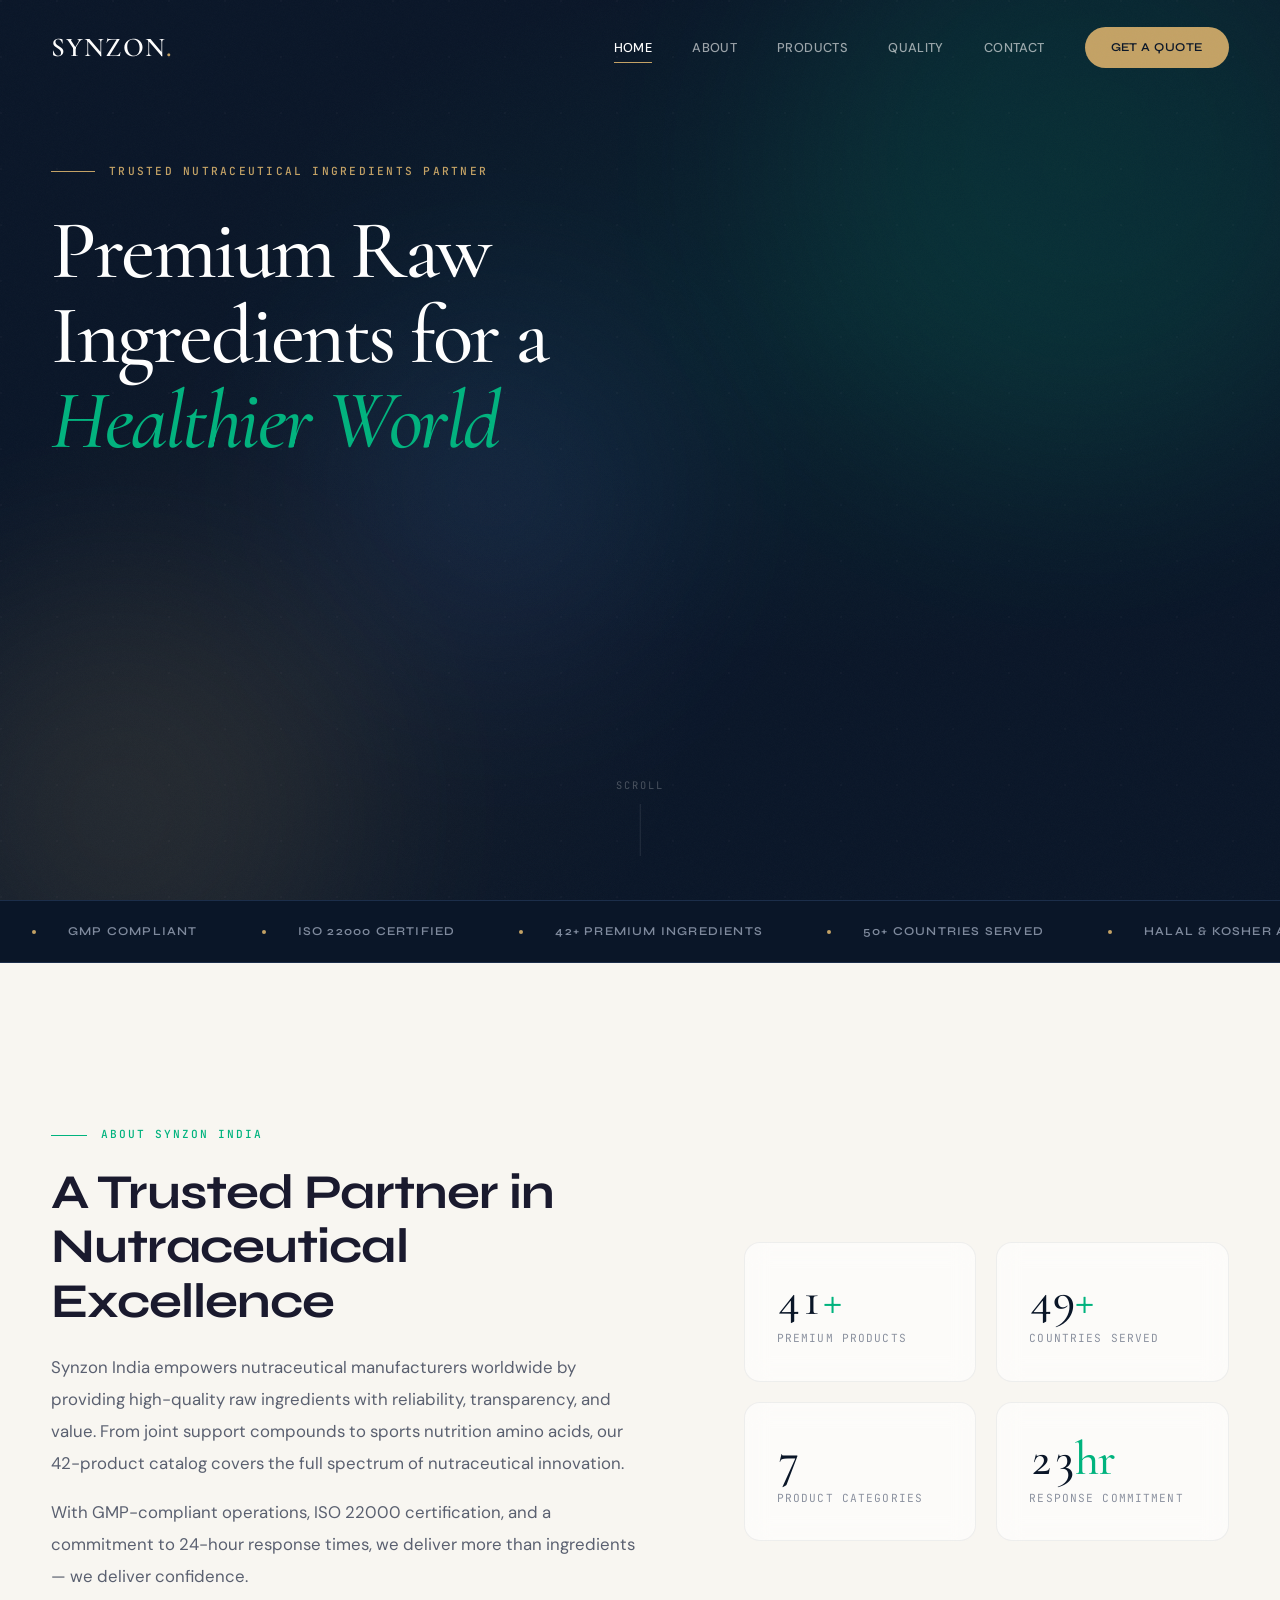
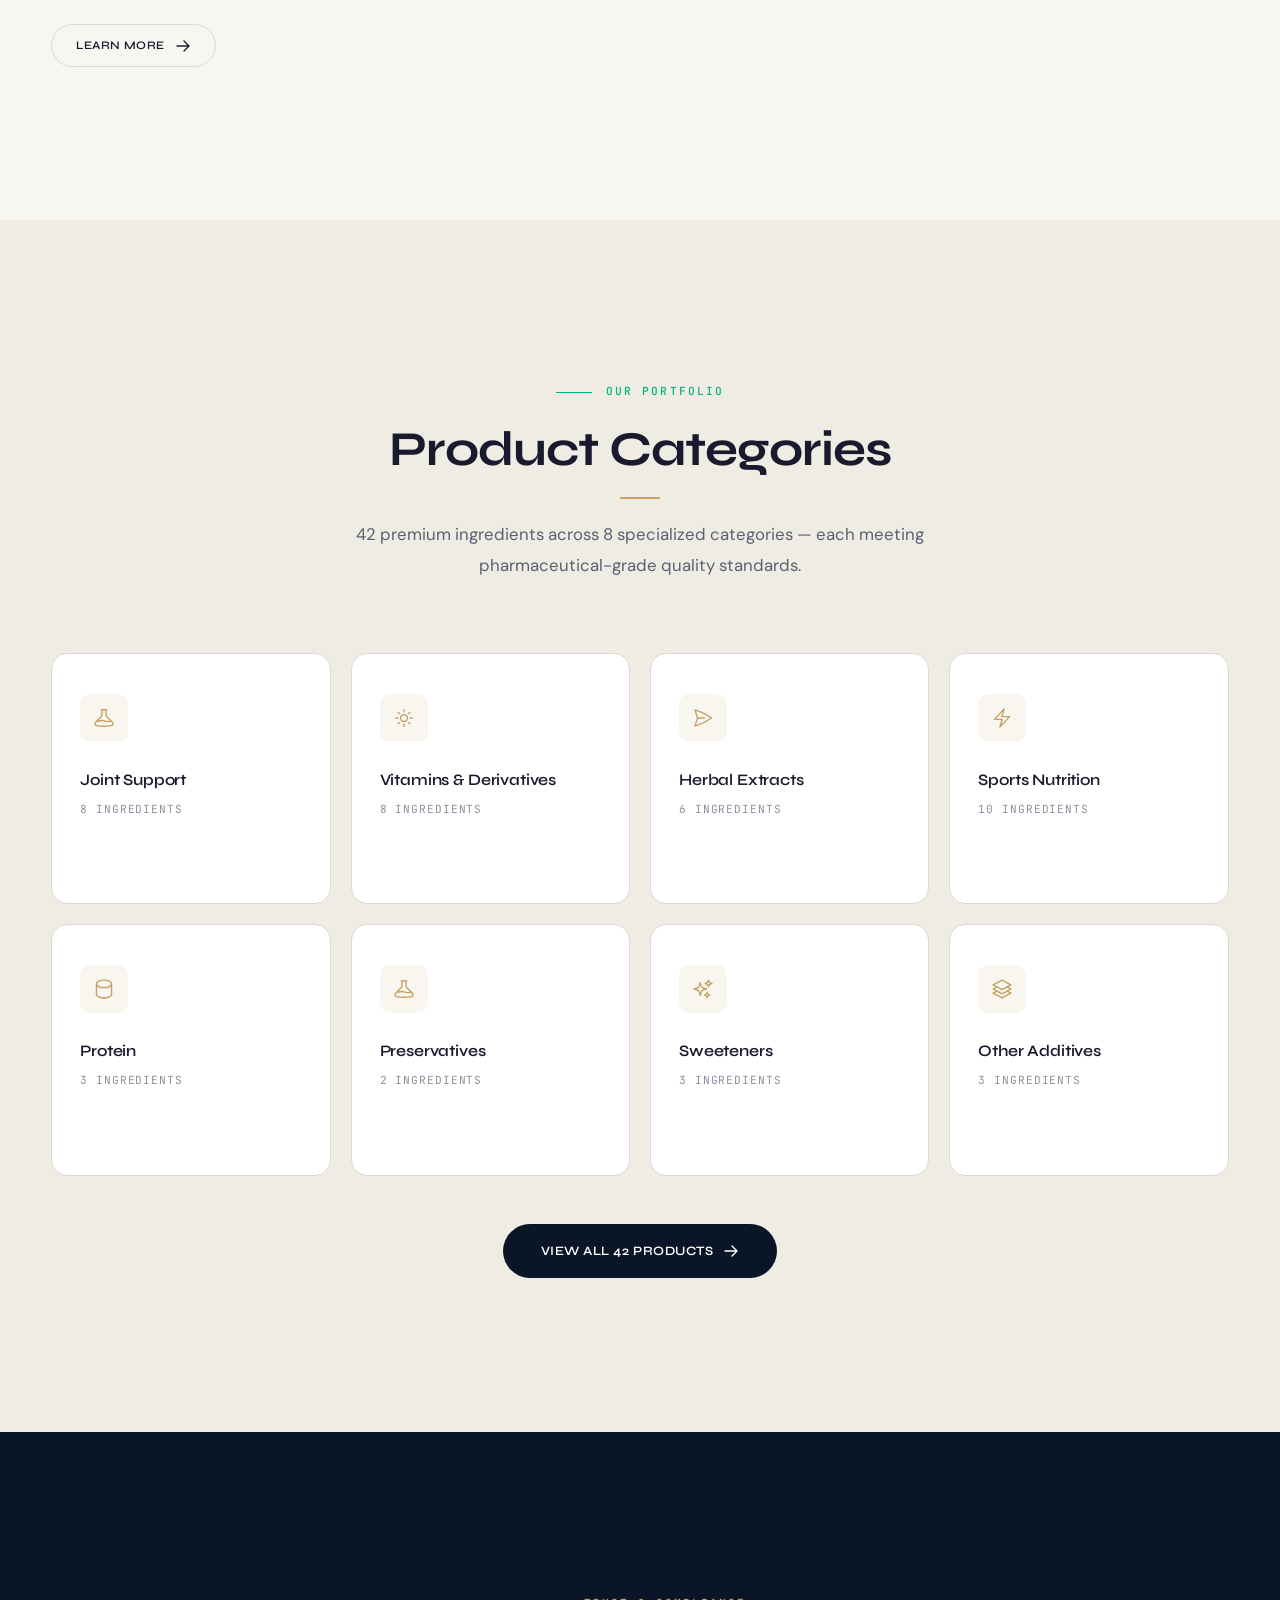
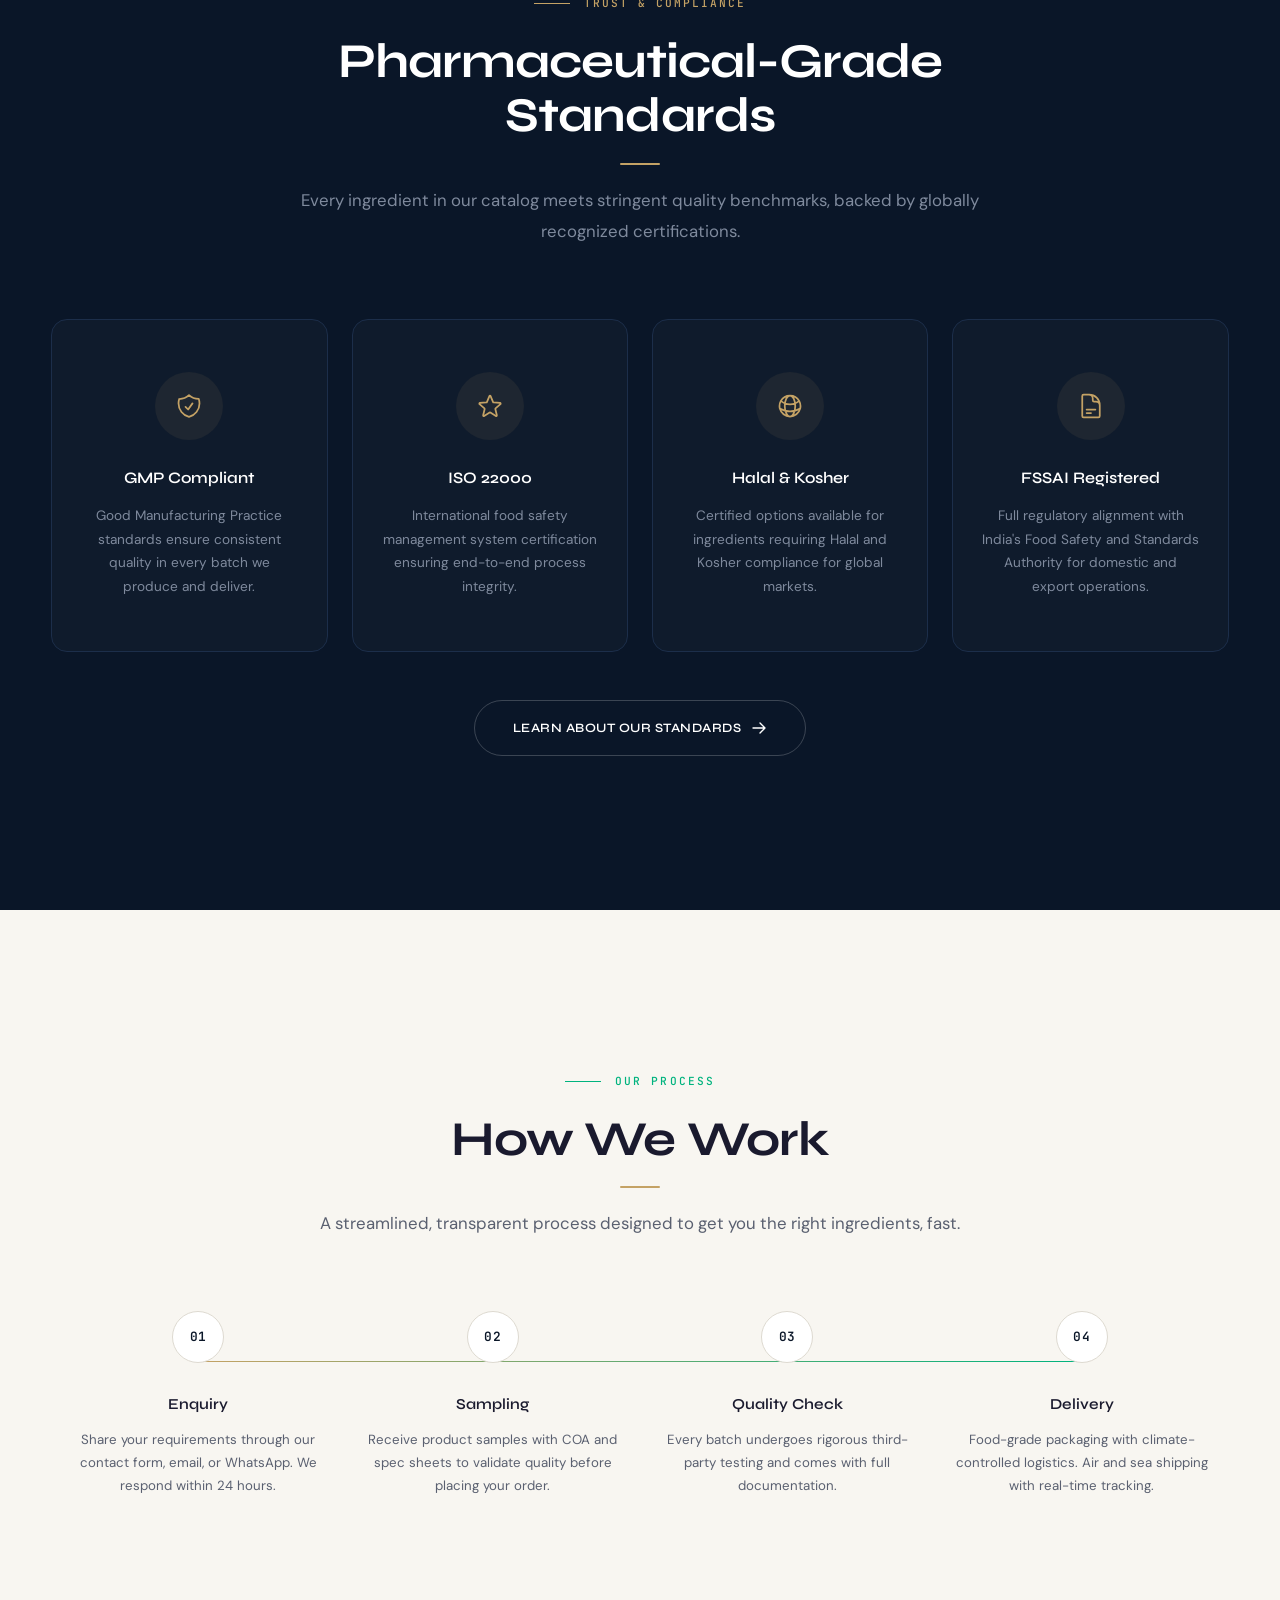
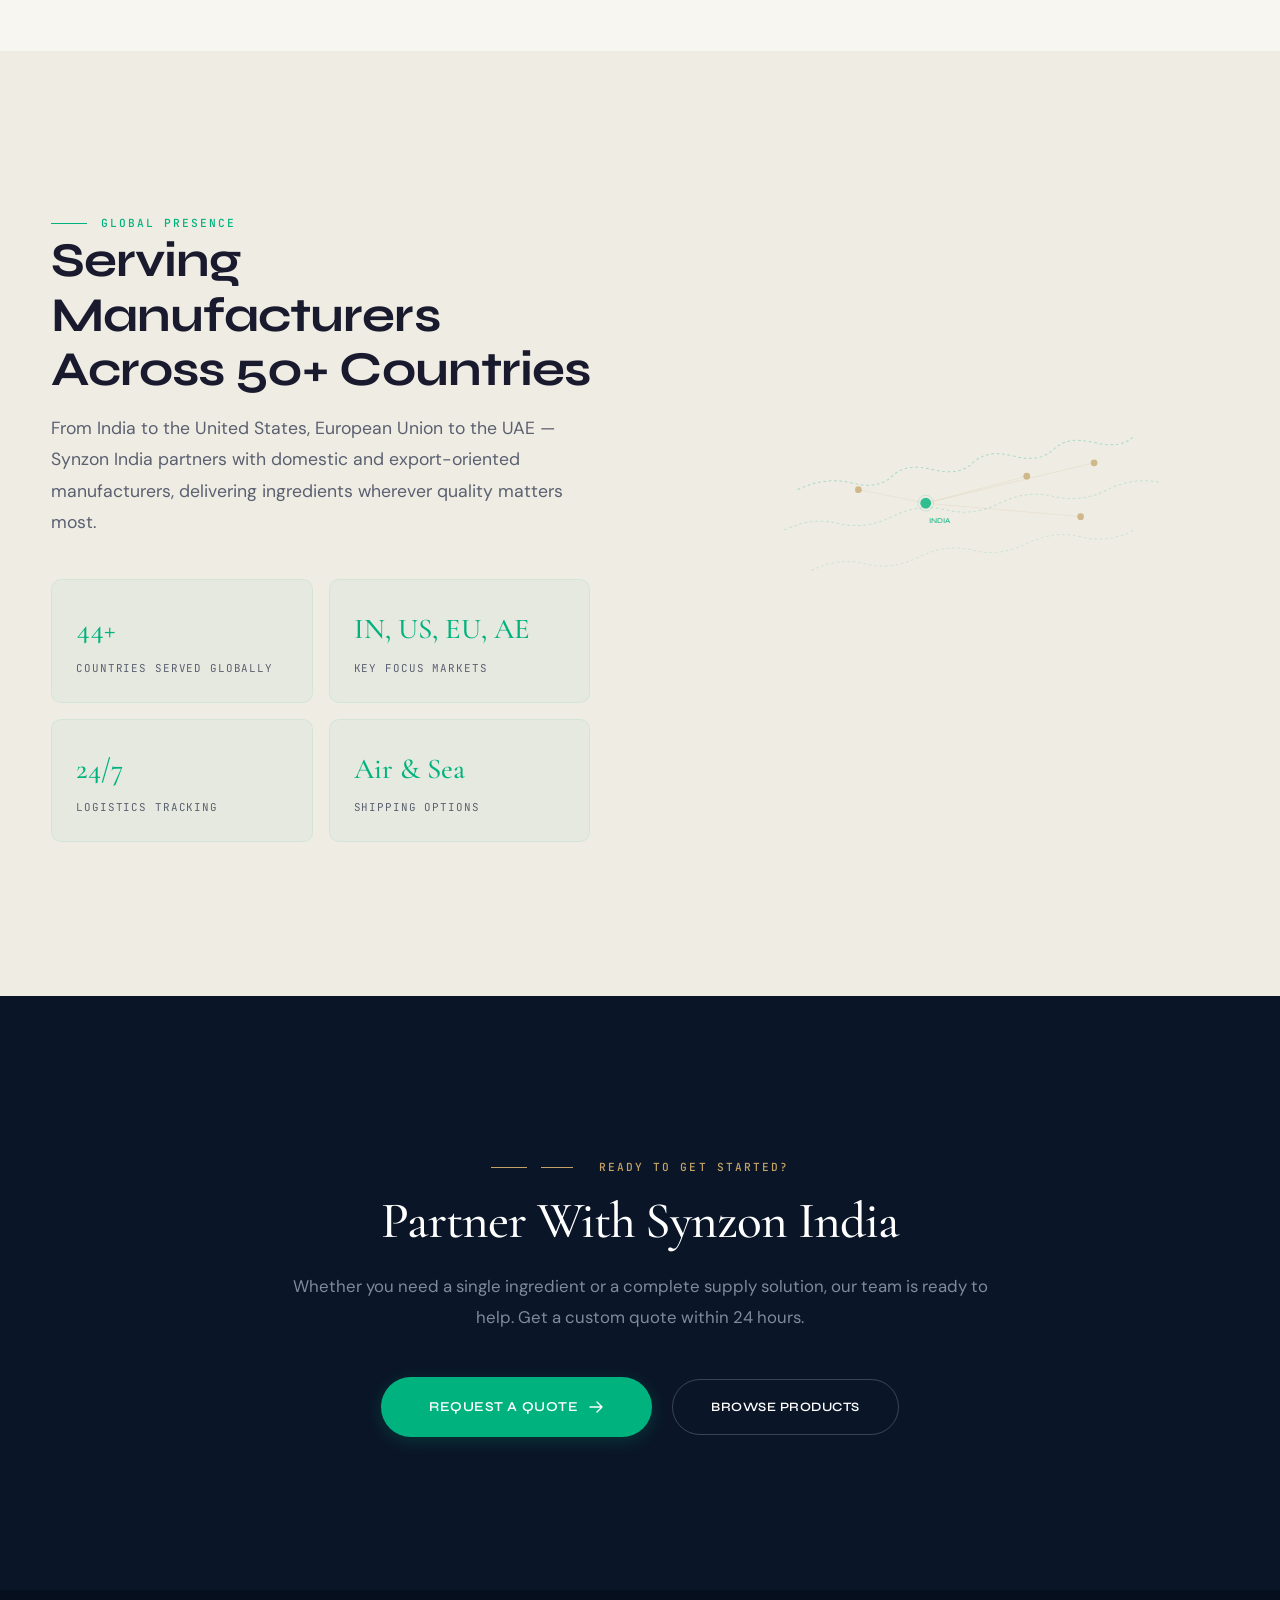
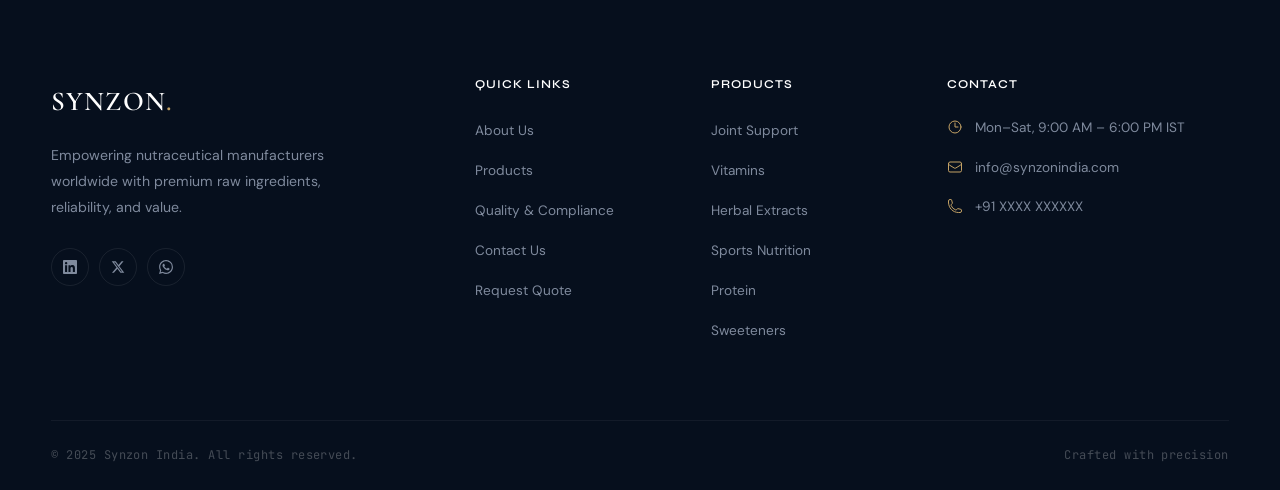
<file: index.html>
<!DOCTYPE html>
<html lang="en">
<head>
  <meta charset="UTF-8">
  <meta name="viewport" content="width=device-width, initial-scale=1.0">
  <title>Synzon India — Premium Nutraceutical Ingredients Partner</title>
  <meta name="description" content="Synzon India is a trusted global nutraceutical ingredients partner supplying 42+ high-purity raw materials across 50+ countries. GMP, ISO 22000, FSSAI certified.">

  <!-- Fonts -->
  <link rel="preconnect" href="https://fonts.googleapis.com">
  <link rel="preconnect" href="https://fonts.gstatic.com" crossorigin>
  <link href="https://fonts.googleapis.com/css2?family=Cormorant+Garamond:ital,wght@0,400;0,500;0,600;1,400;1,500&family=DM+Sans:wght@300;400;500;600&family=JetBrains+Mono:wght@400;500;600&family=Syne:wght@500;600;700;800&display=swap" rel="stylesheet">

  <!-- Styles -->
  <link rel="stylesheet" href="css/style.css">

  <!-- Favicon (inline SVG data URI) -->
  <link rel="icon" href="data:image/svg+xml,<svg xmlns='http://www.w3.org/2000/svg' viewBox='0 0 100 100'><text y='.9em' font-size='90'>⬡</text></svg>">
</head>
<body>

  <!-- Preloader -->
  <div class="preloader">
    <div class="preloader__logo">SYNZON<span>.</span></div>
    <div class="preloader__bar"><div class="preloader__bar-inner"></div></div>
  </div>

  <!-- Cursor Glow -->
  <div class="cursor-glow"></div>

  <!-- Navigation -->
  <nav class="nav">
    <div class="nav__inner">
      <a href="index.html" class="nav__logo">SYNZON<span>.</span></a>

      <div class="nav__links">
        <a href="index.html" class="nav__link active">Home</a>
        <a href="about.html" class="nav__link">About</a>
        <a href="products.html" class="nav__link">Products</a>
        <a href="quality.html" class="nav__link">Quality</a>
        <a href="contact.html" class="nav__link">Contact</a>
        <a href="contact.html" class="nav__cta">Get a Quote</a>
      </div>

      <button class="nav__hamburger" aria-label="Toggle menu">
        <span></span><span></span><span></span>
      </button>
    </div>
  </nav>

  <!-- Mobile Nav -->
  <div class="nav__mobile">
    <a href="index.html">Home</a>
    <a href="about.html">About</a>
    <a href="products.html">Products</a>
    <a href="quality.html">Quality</a>
    <a href="contact.html">Contact</a>
    <a href="contact.html" class="btn btn--primary btn--sm" style="margin-top:12px;">Get a Quote</a>
  </div>

  <!-- ===================== HERO ===================== -->
  <section class="hero">
    <div class="hero__bg">
      <div class="hero__gradient"></div>
      <div class="hero__pattern"></div>
      <div class="hero__orb hero__orb--1"></div>
      <div class="hero__orb hero__orb--2"></div>
      <div class="hero__orb hero__orb--3"></div>
    </div>

    <div class="container">
      <div class="hero__content">
        <div class="hero__eyebrow hero-fade" style="opacity:0; transform:translateY(20px); transition: all .8s var(--ease-out-expo);">
          Trusted Nutraceutical Ingredients Partner
        </div>
        <h1 class="hero-fade" style="opacity:0; transform:translateY(20px); transition: all .8s var(--ease-out-expo) .1s;">
          Premium Raw<br>Ingredients for a<br><span class="accent"><em>Healthier World</em></span>
        </h1>
        <p class="hero__sub hero-fade" style="opacity:0; transform:translateY(20px); transition: all .8s var(--ease-out-expo) .2s;">
          Supplying 42+ high-purity nutraceutical raw materials to manufacturers, formulators, and health brands across 50+ countries — with pharmaceutical-grade quality and 24-hour response times.
        </p>
        <div class="hero__actions hero-fade" style="opacity:0; transform:translateY(20px); transition: all .8s var(--ease-out-expo) .3s;">
          <a href="products.html" class="btn btn--primary btn--icon">
            Explore Products
            <svg xmlns="http://www.w3.org/2000/svg" fill="none" viewBox="0 0 24 24" stroke-width="2" stroke="currentColor"><path stroke-linecap="round" stroke-linejoin="round" d="M13.5 4.5L21 12m0 0l-7.5 7.5M21 12H3"/></svg>
          </a>
          <a href="contact.html" class="btn btn--outline">Request a Quote</a>
        </div>
      </div>
    </div>

    <div class="hero__scroll">
      <span>Scroll</span>
      <div class="hero__scroll-line"></div>
    </div>
  </section>

  <!-- ================ MARQUEE BAND ================ -->
  <div class="marquee dark">
    <div class="marquee__track">
      <div class="marquee__item"><span class="dot"></span> GMP Compliant</div>
      <div class="marquee__item"><span class="dot"></span> ISO 22000 Certified</div>
      <div class="marquee__item"><span class="dot"></span> 42+ Premium Ingredients</div>
      <div class="marquee__item"><span class="dot"></span> 50+ Countries Served</div>
      <div class="marquee__item"><span class="dot"></span> Halal &amp; Kosher Available</div>
      <div class="marquee__item"><span class="dot"></span> FSSAI Registered</div>
      <div class="marquee__item"><span class="dot"></span> 24-Hour Response</div>
      <div class="marquee__item"><span class="dot"></span> Third-Party Tested</div>
      <!-- Duplicate for seamless loop -->
      <div class="marquee__item"><span class="dot"></span> GMP Compliant</div>
      <div class="marquee__item"><span class="dot"></span> ISO 22000 Certified</div>
      <div class="marquee__item"><span class="dot"></span> 42+ Premium Ingredients</div>
      <div class="marquee__item"><span class="dot"></span> 50+ Countries Served</div>
      <div class="marquee__item"><span class="dot"></span> Halal &amp; Kosher Available</div>
      <div class="marquee__item"><span class="dot"></span> FSSAI Registered</div>
      <div class="marquee__item"><span class="dot"></span> 24-Hour Response</div>
      <div class="marquee__item"><span class="dot"></span> Third-Party Tested</div>
    </div>
  </div>

  <!-- ================ BRAND INTRODUCTION ================ -->
  <section class="brand-intro">
    <div class="container">
      <div class="brand-intro__grid">
        <div class="brand-intro__text reveal--left">
          <div class="eyebrow">About Synzon India</div>
          <h2>A Trusted Partner in<br>Nutraceutical Excellence</h2>
          <p>
            Synzon India empowers nutraceutical manufacturers worldwide by providing high-quality raw ingredients with reliability, transparency, and value. From joint support compounds to sports nutrition amino acids, our 42-product catalog covers the full spectrum of nutraceutical innovation.
          </p>
          <p>
            With GMP-compliant operations, ISO 22000 certification, and a commitment to 24-hour response times, we deliver more than ingredients — we deliver confidence.
          </p>
          <div style="margin-top:32px;">
            <a href="about.html" class="btn btn--outline-dark btn--icon btn--sm">
              Learn More
              <svg xmlns="http://www.w3.org/2000/svg" fill="none" viewBox="0 0 24 24" stroke-width="2" stroke="currentColor"><path stroke-linecap="round" stroke-linejoin="round" d="M13.5 4.5L21 12m0 0l-7.5 7.5M21 12H3"/></svg>
            </a>
          </div>
        </div>
        <div class="stats stagger-children">
          <div class="stat">
            <div class="stat__number"><span data-count="42" class="counter">0</span><span class="accent">+</span></div>
            <div class="stat__label">Premium Products</div>
          </div>
          <div class="stat">
            <div class="stat__number"><span data-count="50" class="counter">0</span><span class="accent">+</span></div>
            <div class="stat__label">Countries Served</div>
          </div>
          <div class="stat">
            <div class="stat__number"><span data-count="8" class="counter">0</span></div>
            <div class="stat__label">Product Categories</div>
          </div>
          <div class="stat">
            <div class="stat__number"><span data-count="24" class="counter">0</span><span class="accent">hr</span></div>
            <div class="stat__label">Response Commitment</div>
          </div>
        </div>
      </div>
    </div>
  </section>

  <!-- ================ PRODUCT CATEGORIES ================ -->
  <section class="alt" style="padding: var(--section-py) 0;">
    <div class="container">
      <div class="section-header centered reveal">
        <div class="eyebrow">Our Portfolio</div>
        <h2>Product Categories</h2>
        <p>42 premium ingredients across 8 specialized categories — each meeting pharmaceutical-grade quality standards.</p>
      </div>

      <div class="categories__grid stagger-children">
        <!-- Joint Support -->
        <a href="products.html" class="category-card">
          <div class="category-card__icon">
            <svg xmlns="http://www.w3.org/2000/svg" fill="none" viewBox="0 0 24 24" stroke-width="1.5" stroke="currentColor"><path stroke-linecap="round" stroke-linejoin="round" d="M9.75 3.104v5.714a2.25 2.25 0 01-.659 1.591L5 14.5M9.75 3.104c-.251.023-.501.05-.75.082m.75-.082a24.301 24.301 0 014.5 0m0 0v5.714c0 .597.237 1.17.659 1.591L19.8 15.3M14.25 3.104c.251.023.501.05.75.082M19.8 15.3l-1.57.393A9.065 9.065 0 0112 15a9.065 9.065 0 00-6.23.693L5 14.5m14.8.8l1.402 1.402c1.232 1.232.65 3.318-1.067 3.611A48.309 48.309 0 0112 21c-2.773 0-5.491-.235-8.135-.687-1.718-.293-2.3-2.379-1.067-3.61L5 14.5"/></svg>
          </div>
          <div class="category-card__title">Joint Support</div>
          <div class="category-card__count">8 ingredients</div>
          <div class="category-card__arrow">
            Explore
            <svg xmlns="http://www.w3.org/2000/svg" fill="none" viewBox="0 0 24 24" stroke-width="2" stroke="currentColor" width="14" height="14"><path stroke-linecap="round" stroke-linejoin="round" d="M13.5 4.5L21 12m0 0l-7.5 7.5M21 12H3"/></svg>
          </div>
        </a>

        <!-- Vitamins & Derivatives -->
        <a href="products.html" class="category-card">
          <div class="category-card__icon">
            <svg xmlns="http://www.w3.org/2000/svg" fill="none" viewBox="0 0 24 24" stroke-width="1.5" stroke="currentColor"><path stroke-linecap="round" stroke-linejoin="round" d="M12 3v2.25m6.364.386l-1.591 1.591M21 12h-2.25m-.386 6.364l-1.591-1.591M12 18.75V21m-4.773-4.227l-1.591 1.591M5.25 12H3m4.227-4.773L5.636 5.636M15.75 12a3.75 3.75 0 11-7.5 0 3.75 3.75 0 017.5 0z"/></svg>
          </div>
          <div class="category-card__title">Vitamins &amp; Derivatives</div>
          <div class="category-card__count">8 ingredients</div>
          <div class="category-card__arrow">
            Explore
            <svg xmlns="http://www.w3.org/2000/svg" fill="none" viewBox="0 0 24 24" stroke-width="2" stroke="currentColor" width="14" height="14"><path stroke-linecap="round" stroke-linejoin="round" d="M13.5 4.5L21 12m0 0l-7.5 7.5M21 12H3"/></svg>
          </div>
        </a>

        <!-- Herbal Extracts -->
        <a href="products.html" class="category-card">
          <div class="category-card__icon">
            <svg xmlns="http://www.w3.org/2000/svg" fill="none" viewBox="0 0 24 24" stroke-width="1.5" stroke="currentColor"><path stroke-linecap="round" stroke-linejoin="round" d="M6 12L3.269 3.126A59.768 59.768 0 0121.485 12 59.77 59.77 0 013.27 20.876L5.999 12zm0 0h7.5"/></svg>
          </div>
          <div class="category-card__title">Herbal Extracts</div>
          <div class="category-card__count">6 ingredients</div>
          <div class="category-card__arrow">
            Explore
            <svg xmlns="http://www.w3.org/2000/svg" fill="none" viewBox="0 0 24 24" stroke-width="2" stroke="currentColor" width="14" height="14"><path stroke-linecap="round" stroke-linejoin="round" d="M13.5 4.5L21 12m0 0l-7.5 7.5M21 12H3"/></svg>
          </div>
        </a>

        <!-- Sports Nutrition -->
        <a href="products.html" class="category-card">
          <div class="category-card__icon">
            <svg xmlns="http://www.w3.org/2000/svg" fill="none" viewBox="0 0 24 24" stroke-width="1.5" stroke="currentColor"><path stroke-linecap="round" stroke-linejoin="round" d="M3.75 13.5l10.5-11.25L12 10.5h8.25L9.75 21.75 12 13.5H3.75z"/></svg>
          </div>
          <div class="category-card__title">Sports Nutrition</div>
          <div class="category-card__count">10 ingredients</div>
          <div class="category-card__arrow">
            Explore
            <svg xmlns="http://www.w3.org/2000/svg" fill="none" viewBox="0 0 24 24" stroke-width="2" stroke="currentColor" width="14" height="14"><path stroke-linecap="round" stroke-linejoin="round" d="M13.5 4.5L21 12m0 0l-7.5 7.5M21 12H3"/></svg>
          </div>
        </a>

        <!-- Protein -->
        <a href="products.html" class="category-card">
          <div class="category-card__icon">
            <svg xmlns="http://www.w3.org/2000/svg" fill="none" viewBox="0 0 24 24" stroke-width="1.5" stroke="currentColor"><path stroke-linecap="round" stroke-linejoin="round" d="M20.25 6.375c0 2.278-3.694 4.125-8.25 4.125S3.75 8.653 3.75 6.375m16.5 0c0-2.278-3.694-4.125-8.25-4.125S3.75 4.097 3.75 6.375m16.5 0v11.25c0 2.278-3.694 4.125-8.25 4.125s-8.25-1.847-8.25-4.125V6.375"/></svg>
          </div>
          <div class="category-card__title">Protein</div>
          <div class="category-card__count">3 ingredients</div>
          <div class="category-card__arrow">
            Explore
            <svg xmlns="http://www.w3.org/2000/svg" fill="none" viewBox="0 0 24 24" stroke-width="2" stroke="currentColor" width="14" height="14"><path stroke-linecap="round" stroke-linejoin="round" d="M13.5 4.5L21 12m0 0l-7.5 7.5M21 12H3"/></svg>
          </div>
        </a>

        <!-- Preservatives -->
        <a href="products.html" class="category-card">
          <div class="category-card__icon">
            <svg xmlns="http://www.w3.org/2000/svg" fill="none" viewBox="0 0 24 24" stroke-width="1.5" stroke="currentColor"><path stroke-linecap="round" stroke-linejoin="round" d="M9.75 3.104v5.714a2.25 2.25 0 01-.659 1.591L5 14.5M9.75 3.104c-.251.023-.501.05-.75.082m.75-.082a24.301 24.301 0 014.5 0m0 0v5.714c0 .597.237 1.17.659 1.591L19.8 15.3M14.25 3.104c.251.023.501.05.75.082M19.8 15.3l-1.57.393A9.065 9.065 0 0112 15a9.065 9.065 0 00-6.23.693L5 14.5m14.8.8l1.402 1.402c1.232 1.232.65 3.318-1.067 3.611A48.309 48.309 0 0112 21c-2.773 0-5.491-.235-8.135-.687-1.718-.293-2.3-2.379-1.067-3.61L5 14.5"/></svg>
          </div>
          <div class="category-card__title">Preservatives</div>
          <div class="category-card__count">2 ingredients</div>
          <div class="category-card__arrow">
            Explore
            <svg xmlns="http://www.w3.org/2000/svg" fill="none" viewBox="0 0 24 24" stroke-width="2" stroke="currentColor" width="14" height="14"><path stroke-linecap="round" stroke-linejoin="round" d="M13.5 4.5L21 12m0 0l-7.5 7.5M21 12H3"/></svg>
          </div>
        </a>

        <!-- Sweeteners -->
        <a href="products.html" class="category-card">
          <div class="category-card__icon">
            <svg xmlns="http://www.w3.org/2000/svg" fill="none" viewBox="0 0 24 24" stroke-width="1.5" stroke="currentColor"><path stroke-linecap="round" stroke-linejoin="round" d="M9.813 15.904L9 18.75l-.813-2.846a4.5 4.5 0 00-3.09-3.09L2.25 12l2.846-.813a4.5 4.5 0 003.09-3.09L9 5.25l.813 2.846a4.5 4.5 0 003.09 3.09L15.75 12l-2.846.813a4.5 4.5 0 00-3.09 3.09zM18.259 8.715L18 9.75l-.259-1.035a3.375 3.375 0 00-2.455-2.456L14.25 6l1.036-.259a3.375 3.375 0 002.455-2.456L18 2.25l.259 1.035a3.375 3.375 0 002.455 2.456L21.75 6l-1.036.259a3.375 3.375 0 00-2.455 2.456zM16.894 20.567L16.5 21.75l-.394-1.183a2.25 2.25 0 00-1.423-1.423L13.5 18.75l1.183-.394a2.25 2.25 0 001.423-1.423l.394-1.183.394 1.183a2.25 2.25 0 001.423 1.423l1.183.394-1.183.394a2.25 2.25 0 00-1.423 1.423z"/></svg>
          </div>
          <div class="category-card__title">Sweeteners</div>
          <div class="category-card__count">3 ingredients</div>
          <div class="category-card__arrow">
            Explore
            <svg xmlns="http://www.w3.org/2000/svg" fill="none" viewBox="0 0 24 24" stroke-width="2" stroke="currentColor" width="14" height="14"><path stroke-linecap="round" stroke-linejoin="round" d="M13.5 4.5L21 12m0 0l-7.5 7.5M21 12H3"/></svg>
          </div>
        </a>

        <!-- Other Additives -->
        <a href="products.html" class="category-card">
          <div class="category-card__icon">
            <svg xmlns="http://www.w3.org/2000/svg" fill="none" viewBox="0 0 24 24" stroke-width="1.5" stroke="currentColor"><path stroke-linecap="round" stroke-linejoin="round" d="M6.429 9.75L2.25 12l4.179 2.25m0-4.5l5.571 3 5.571-3m-11.142 0L2.25 7.5 12 2.25l9.75 5.25-4.179 2.25m0 0L21.75 12l-4.179 2.25m0 0l4.179 2.25L12 21.75 2.25 16.5l4.179-2.25m11.142 0l-5.571 3-5.571-3"/></svg>
          </div>
          <div class="category-card__title">Other Additives</div>
          <div class="category-card__count">3 ingredients</div>
          <div class="category-card__arrow">
            Explore
            <svg xmlns="http://www.w3.org/2000/svg" fill="none" viewBox="0 0 24 24" stroke-width="2" stroke="currentColor" width="14" height="14"><path stroke-linecap="round" stroke-linejoin="round" d="M13.5 4.5L21 12m0 0l-7.5 7.5M21 12H3"/></svg>
          </div>
        </a>
      </div>

      <div class="text-center reveal" style="margin-top:48px;">
        <a href="products.html" class="btn btn--secondary btn--icon">
          View All 42 Products
          <svg xmlns="http://www.w3.org/2000/svg" fill="none" viewBox="0 0 24 24" stroke-width="2" stroke="currentColor"><path stroke-linecap="round" stroke-linejoin="round" d="M13.5 4.5L21 12m0 0l-7.5 7.5M21 12H3"/></svg>
        </a>
      </div>
    </div>
  </section>

  <!-- ================ QUALITY & CERTIFICATIONS ================ -->
  <section class="dark quality-section">
    <div class="container">
      <div class="section-header centered reveal">
        <div class="eyebrow">Trust &amp; Compliance</div>
        <h2>Pharmaceutical-Grade Standards</h2>
        <p>Every ingredient in our catalog meets stringent quality benchmarks, backed by globally recognized certifications.</p>
      </div>

      <div class="quality__grid stagger-children">
        <div class="quality-card">
          <div class="quality-card__icon">
            <svg xmlns="http://www.w3.org/2000/svg" fill="none" viewBox="0 0 24 24" stroke-width="1.5" stroke="currentColor"><path stroke-linecap="round" stroke-linejoin="round" d="M9 12.75L11.25 15 15 9.75m-3-7.036A11.959 11.959 0 013.598 6 11.99 11.99 0 003 9.749c0 5.592 3.824 10.29 9 11.623 5.176-1.332 9-6.03 9-11.622 0-1.31-.21-2.571-.598-3.751h-.152c-3.196 0-6.1-1.248-8.25-3.285z"/></svg>
          </div>
          <div class="quality-card__title">GMP Compliant</div>
          <div class="quality-card__desc">Good Manufacturing Practice standards ensure consistent quality in every batch we produce and deliver.</div>
        </div>

        <div class="quality-card">
          <div class="quality-card__icon">
            <svg xmlns="http://www.w3.org/2000/svg" fill="none" viewBox="0 0 24 24" stroke-width="1.5" stroke="currentColor"><path stroke-linecap="round" stroke-linejoin="round" d="M11.48 3.499a.562.562 0 011.04 0l2.125 5.111a.563.563 0 00.475.345l5.518.442c.499.04.701.663.321.988l-4.204 3.602a.563.563 0 00-.182.557l1.285 5.385a.562.562 0 01-.84.61l-4.725-2.885a.563.563 0 00-.586 0L6.982 20.54a.562.562 0 01-.84-.61l1.285-5.386a.562.562 0 00-.182-.557l-4.204-3.602a.563.563 0 01.321-.988l5.518-.442a.563.563 0 00.475-.345L11.48 3.5z"/></svg>
          </div>
          <div class="quality-card__title">ISO 22000</div>
          <div class="quality-card__desc">International food safety management system certification ensuring end-to-end process integrity.</div>
        </div>

        <div class="quality-card">
          <div class="quality-card__icon">
            <svg xmlns="http://www.w3.org/2000/svg" fill="none" viewBox="0 0 24 24" stroke-width="1.5" stroke="currentColor"><path stroke-linecap="round" stroke-linejoin="round" d="M12 21a9.004 9.004 0 008.716-6.747M12 21a9.004 9.004 0 01-8.716-6.747M12 21c2.485 0 4.5-4.03 4.5-9S14.485 3 12 3m0 18c-2.485 0-4.5-4.03-4.5-9S9.515 3 12 3m0 0a8.997 8.997 0 017.843 4.582M12 3a8.997 8.997 0 00-7.843 4.582m15.686 0A11.953 11.953 0 0112 10.5c-2.998 0-5.74-1.1-7.843-2.918m15.686 0A8.959 8.959 0 0121 12c0 .778-.099 1.533-.284 2.253m0 0A17.919 17.919 0 0112 16.5c-3.162 0-6.133-.815-8.716-2.247m0 0A9.015 9.015 0 013 12c0-1.605.42-3.113 1.157-4.418"/></svg>
          </div>
          <div class="quality-card__title">Halal &amp; Kosher</div>
          <div class="quality-card__desc">Certified options available for ingredients requiring Halal and Kosher compliance for global markets.</div>
        </div>

        <div class="quality-card">
          <div class="quality-card__icon">
            <svg xmlns="http://www.w3.org/2000/svg" fill="none" viewBox="0 0 24 24" stroke-width="1.5" stroke="currentColor"><path stroke-linecap="round" stroke-linejoin="round" d="M19.5 14.25v-2.625a3.375 3.375 0 00-3.375-3.375h-1.5A1.125 1.125 0 0113.5 7.125v-1.5a3.375 3.375 0 00-3.375-3.375H8.25m0 12.75h7.5m-7.5 3H12M10.5 2.25H5.625c-.621 0-1.125.504-1.125 1.125v17.25c0 .621.504 1.125 1.125 1.125h12.75c.621 0 1.125-.504 1.125-1.125V11.25a9 9 0 00-9-9z"/></svg>
          </div>
          <div class="quality-card__title">FSSAI Registered</div>
          <div class="quality-card__desc">Full regulatory alignment with India's Food Safety and Standards Authority for domestic and export operations.</div>
        </div>
      </div>

      <div class="text-center reveal" style="margin-top:48px;">
        <a href="quality.html" class="btn btn--outline btn--icon">
          Learn About Our Standards
          <svg xmlns="http://www.w3.org/2000/svg" fill="none" viewBox="0 0 24 24" stroke-width="2" stroke="currentColor"><path stroke-linecap="round" stroke-linejoin="round" d="M13.5 4.5L21 12m0 0l-7.5 7.5M21 12H3"/></svg>
        </a>
      </div>
    </div>
  </section>

  <!-- ================== HOW WE WORK ================== -->
  <section style="padding: var(--section-py) 0;">
    <div class="container">
      <div class="section-header centered reveal">
        <div class="eyebrow">Our Process</div>
        <h2>How We Work</h2>
        <p>A streamlined, transparent process designed to get you the right ingredients, fast.</p>
      </div>

      <div class="process__grid stagger-children">
        <div class="process__line"><div class="process__line-fill"></div></div>

        <div class="process-step">
          <div class="process-step__number">01</div>
          <div class="process-step__title">Enquiry</div>
          <div class="process-step__desc">Share your requirements through our contact form, email, or WhatsApp. We respond within 24 hours.</div>
        </div>

        <div class="process-step">
          <div class="process-step__number">02</div>
          <div class="process-step__title">Sampling</div>
          <div class="process-step__desc">Receive product samples with COA and spec sheets to validate quality before placing your order.</div>
        </div>

        <div class="process-step">
          <div class="process-step__number">03</div>
          <div class="process-step__title">Quality Check</div>
          <div class="process-step__desc">Every batch undergoes rigorous third-party testing and comes with full documentation.</div>
        </div>

        <div class="process-step">
          <div class="process-step__number">04</div>
          <div class="process-step__title">Delivery</div>
          <div class="process-step__desc">Food-grade packaging with climate-controlled logistics. Air and sea shipping with real-time tracking.</div>
        </div>
      </div>
    </div>
  </section>

  <!-- ================== GLOBAL REACH ================== -->
  <section class="alt" style="padding: var(--section-py) 0;">
    <div class="container">
      <div class="reach__content">
        <div class="reveal--left">
          <div class="eyebrow">Global Presence</div>
          <h2>Serving Manufacturers<br>Across 50+ Countries</h2>
          <p style="color: var(--text-secondary); font-size: 1.1rem; line-height:1.8; margin-top:16px;">
            From India to the United States, European Union to the UAE — Synzon India partners with domestic and export-oriented manufacturers, delivering ingredients wherever quality matters most.
          </p>
          <div class="reach__stats">
            <div class="reach__stat">
              <div class="reach__stat-number"><span data-count="50" class="counter">0</span>+</div>
              <div class="reach__stat-label">Countries served globally</div>
            </div>
            <div class="reach__stat">
              <div class="reach__stat-number">IN, US, EU, AE</div>
              <div class="reach__stat-label">Key focus markets</div>
            </div>
            <div class="reach__stat">
              <div class="reach__stat-number">24/7</div>
              <div class="reach__stat-label">Logistics tracking</div>
            </div>
            <div class="reach__stat">
              <div class="reach__stat-number">Air &amp; Sea</div>
              <div class="reach__stat-label">Shipping options</div>
            </div>
          </div>
        </div>

        <!-- Decorative map / globe element -->
        <div class="reach__map reveal--right">
          <svg viewBox="0 0 800 500" xmlns="http://www.w3.org/2000/svg" fill="none">
            <!-- Simplified world map outline -->
            <path d="M160 200 Q200 180 240 190 Q280 200 300 180 Q320 160 360 170 Q400 180 420 160 Q440 140 480 150 Q520 160 540 140 Q560 120 600 130 Q640 140 660 120"
              stroke="var(--accent)" stroke-width="1.5" stroke-dasharray="4 4" fill="none" opacity=".3"/>
            <path d="M140 260 Q180 240 220 250 Q260 260 300 240 Q340 220 380 230 Q420 240 460 220 Q500 200 540 210 Q580 220 620 200 Q660 180 700 190"
              stroke="var(--accent)" stroke-width="1.5" stroke-dasharray="4 4" fill="none" opacity=".2"/>
            <path d="M180 320 Q220 300 260 310 Q300 320 340 300 Q380 280 420 290 Q460 300 500 280 Q540 260 580 270 Q620 280 660 260"
              stroke="var(--accent)" stroke-width="1.5" stroke-dasharray="4 4" fill="none" opacity=".15"/>

            <!-- Connection lines -->
            <line x1="350" y1="220" x2="500" y2="180" stroke="var(--gold)" stroke-width=".5" opacity=".4"/>
            <line x1="350" y1="220" x2="250" y2="200" stroke="var(--gold)" stroke-width=".5" opacity=".4"/>
            <line x1="350" y1="220" x2="580" y2="240" stroke="var(--gold)" stroke-width=".5" opacity=".4"/>
            <line x1="350" y1="220" x2="600" y2="160" stroke="var(--gold)" stroke-width=".5" opacity=".4"/>

            <!-- Location dots -->
            <circle cx="350" cy="220" r="8" fill="var(--accent)" opacity=".8"/>
            <circle cx="350" cy="220" r="16" fill="none" stroke="var(--accent)" stroke-width="1" opacity=".3">
              <animate attributeName="r" from="8" to="24" dur="2s" repeatCount="indefinite"/>
              <animate attributeName="opacity" from=".3" to="0" dur="2s" repeatCount="indefinite"/>
            </circle>

            <circle cx="250" cy="200" r="5" fill="var(--gold)" opacity=".7"/>
            <circle cx="500" cy="180" r="5" fill="var(--gold)" opacity=".7"/>
            <circle cx="580" cy="240" r="5" fill="var(--gold)" opacity=".7"/>
            <circle cx="600" cy="160" r="5" fill="var(--gold)" opacity=".7"/>

            <!-- India label -->
            <text x="355" y="250" fill="var(--accent)" font-size="11" font-family="var(--font-heading)" font-weight="600" opacity=".8">INDIA</text>
          </svg>
        </div>
      </div>
    </div>
  </section>

  <!-- ================== CTA SECTION ================== -->
  <section class="dark cta-section">
    <div class="container">
      <div class="cta-section__inner reveal">
        <div class="eyebrow" style="color:var(--gold); margin-bottom:16px;">
          <span style="width:32px;height:1.5px;background:var(--gold);display:inline-block;margin-right:12px;vertical-align:middle;"></span>
          Ready to Get Started?
        </div>
        <h2 style="color:#fff;">Partner With Synzon India</h2>
        <p>Whether you need a single ingredient or a complete supply solution, our team is ready to help. Get a custom quote within 24 hours.</p>
        <div class="hero__actions" style="justify-content:center;">
          <a href="contact.html" class="btn btn--primary btn--lg btn--icon">
            Request a Quote
            <svg xmlns="http://www.w3.org/2000/svg" fill="none" viewBox="0 0 24 24" stroke-width="2" stroke="currentColor"><path stroke-linecap="round" stroke-linejoin="round" d="M13.5 4.5L21 12m0 0l-7.5 7.5M21 12H3"/></svg>
          </a>
          <a href="products.html" class="btn btn--outline">Browse Products</a>
        </div>
      </div>
    </div>
  </section>

  <!-- ===================== FOOTER ===================== -->
  <footer class="footer">
    <div class="container">
      <div class="footer__grid">
        <!-- Brand -->
        <div class="footer__brand">
          <div class="footer__brand-name">SYNZON<span>.</span></div>
          <p>Empowering nutraceutical manufacturers worldwide with premium raw ingredients, reliability, and value.</p>
          <div class="footer__social">
            <a href="#" aria-label="LinkedIn">
              <svg xmlns="http://www.w3.org/2000/svg" fill="currentColor" viewBox="0 0 24 24"><path d="M20.447 20.452h-3.554v-5.569c0-1.328-.027-3.037-1.852-3.037-1.853 0-2.136 1.445-2.136 2.939v5.667H9.351V9h3.414v1.561h.046c.477-.9 1.637-1.85 3.37-1.85 3.601 0 4.267 2.37 4.267 5.455v6.286zM5.337 7.433a2.062 2.062 0 01-2.063-2.065 2.064 2.064 0 112.063 2.065zm1.782 13.019H3.555V9h3.564v11.452zM22.225 0H1.771C.792 0 0 .774 0 1.729v20.542C0 23.227.792 24 1.771 24h20.451C23.2 24 24 23.227 24 22.271V1.729C24 .774 23.2 0 22.222 0h.003z"/></svg>
            </a>
            <a href="#" aria-label="Twitter">
              <svg xmlns="http://www.w3.org/2000/svg" fill="currentColor" viewBox="0 0 24 24"><path d="M18.244 2.25h3.308l-7.227 8.26 8.502 11.24H16.17l-5.214-6.817L4.99 21.75H1.68l7.73-8.835L1.254 2.25H8.08l4.713 6.231zm-1.161 17.52h1.833L7.084 4.126H5.117z"/></svg>
            </a>
            <a href="#" aria-label="WhatsApp">
              <svg xmlns="http://www.w3.org/2000/svg" fill="currentColor" viewBox="0 0 24 24"><path d="M17.472 14.382c-.297-.149-1.758-.867-2.03-.967-.273-.099-.471-.148-.67.15-.197.297-.767.966-.94 1.164-.173.199-.347.223-.644.075-.297-.15-1.255-.463-2.39-1.475-.883-.788-1.48-1.761-1.653-2.059-.173-.297-.018-.458.13-.606.134-.133.298-.347.446-.52.149-.174.198-.298.298-.497.099-.198.05-.371-.025-.52-.075-.149-.669-1.612-.916-2.207-.242-.579-.487-.5-.669-.51-.173-.008-.371-.01-.57-.01-.198 0-.52.074-.792.372-.272.297-1.04 1.016-1.04 2.479 0 1.462 1.065 2.875 1.213 3.074.149.198 2.096 3.2 5.077 4.487.709.306 1.262.489 1.694.625.712.227 1.36.195 1.871.118.571-.085 1.758-.719 2.006-1.413.248-.694.248-1.289.173-1.413-.074-.124-.272-.198-.57-.347m-5.421 7.403h-.004a9.87 9.87 0 01-5.031-1.378l-.361-.214-3.741.982.998-3.648-.235-.374a9.86 9.86 0 01-1.51-5.26c.001-5.45 4.436-9.884 9.888-9.884 2.64 0 5.122 1.03 6.988 2.898a9.825 9.825 0 012.893 6.994c-.003 5.45-4.437 9.884-9.885 9.884m8.413-18.297A11.815 11.815 0 0012.05 0C5.495 0 .16 5.335.157 11.892c0 2.096.547 4.142 1.588 5.945L.057 24l6.305-1.654a11.882 11.882 0 005.683 1.448h.005c6.554 0 11.89-5.335 11.893-11.893a11.821 11.821 0 00-3.48-8.413z"/></svg>
            </a>
          </div>
        </div>

        <!-- Quick Links -->
        <div class="footer__col">
          <h5>Quick Links</h5>
          <ul>
            <li><a href="about.html">About Us</a></li>
            <li><a href="products.html">Products</a></li>
            <li><a href="quality.html">Quality &amp; Compliance</a></li>
            <li><a href="contact.html">Contact Us</a></li>
            <li><a href="contact.html">Request Quote</a></li>
          </ul>
        </div>

        <!-- Products -->
        <div class="footer__col">
          <h5>Products</h5>
          <ul>
            <li><a href="products.html">Joint Support</a></li>
            <li><a href="products.html">Vitamins</a></li>
            <li><a href="products.html">Herbal Extracts</a></li>
            <li><a href="products.html">Sports Nutrition</a></li>
            <li><a href="products.html">Protein</a></li>
            <li><a href="products.html">Sweeteners</a></li>
          </ul>
        </div>

        <!-- Contact -->
        <div class="footer__col">
          <h5>Contact</h5>
          <div class="footer__contact-item">
            <svg xmlns="http://www.w3.org/2000/svg" fill="none" viewBox="0 0 24 24" stroke-width="1.5" stroke="currentColor"><path stroke-linecap="round" stroke-linejoin="round" d="M12 6v6h4.5m4.5 0a9 9 0 11-18 0 9 9 0 0118 0z"/></svg>
            <span>Mon–Sat, 9:00 AM – 6:00 PM IST</span>
          </div>
          <div class="footer__contact-item">
            <svg xmlns="http://www.w3.org/2000/svg" fill="none" viewBox="0 0 24 24" stroke-width="1.5" stroke="currentColor"><path stroke-linecap="round" stroke-linejoin="round" d="M21.75 6.75v10.5a2.25 2.25 0 01-2.25 2.25h-15a2.25 2.25 0 01-2.25-2.25V6.75m19.5 0A2.25 2.25 0 0019.5 4.5h-15a2.25 2.25 0 00-2.25 2.25m19.5 0v.243a2.25 2.25 0 01-1.07 1.916l-7.5 4.615a2.25 2.25 0 01-2.36 0L3.32 8.91a2.25 2.25 0 01-1.07-1.916V6.75"/></svg>
            <span>info@synzonindia.com</span>
          </div>
          <div class="footer__contact-item">
            <svg xmlns="http://www.w3.org/2000/svg" fill="none" viewBox="0 0 24 24" stroke-width="1.5" stroke="currentColor"><path stroke-linecap="round" stroke-linejoin="round" d="M2.25 6.75c0 8.284 6.716 15 15 15h2.25a2.25 2.25 0 002.25-2.25v-1.372c0-.516-.351-.966-.852-1.091l-4.423-1.106c-.44-.11-.902.055-1.173.417l-.97 1.293c-.282.376-.769.542-1.21.38a12.035 12.035 0 01-7.143-7.143c-.162-.441.004-.928.38-1.21l1.293-.97c.363-.271.527-.734.417-1.173L6.963 3.102a1.125 1.125 0 00-1.091-.852H4.5A2.25 2.25 0 002.25 4.5v2.25z"/></svg>
            <span>+91 XXXX XXXXXX</span>
          </div>
        </div>
      </div>

      <div class="footer__bottom">
        <span>&copy; 2025 Synzon India. All rights reserved.</span>
        <span>Crafted with precision</span>
      </div>
    </div>
  </footer>

  <!-- Back to Top -->
  <button class="back-to-top" aria-label="Back to top">
    <svg xmlns="http://www.w3.org/2000/svg" fill="none" viewBox="0 0 24 24" stroke-width="2" stroke="currentColor"><path stroke-linecap="round" stroke-linejoin="round" d="M4.5 15.75l7.5-7.5 7.5 7.5"/></svg>
  </button>

  <script src="js/main.js"></script>
</body>
</html>
</file>
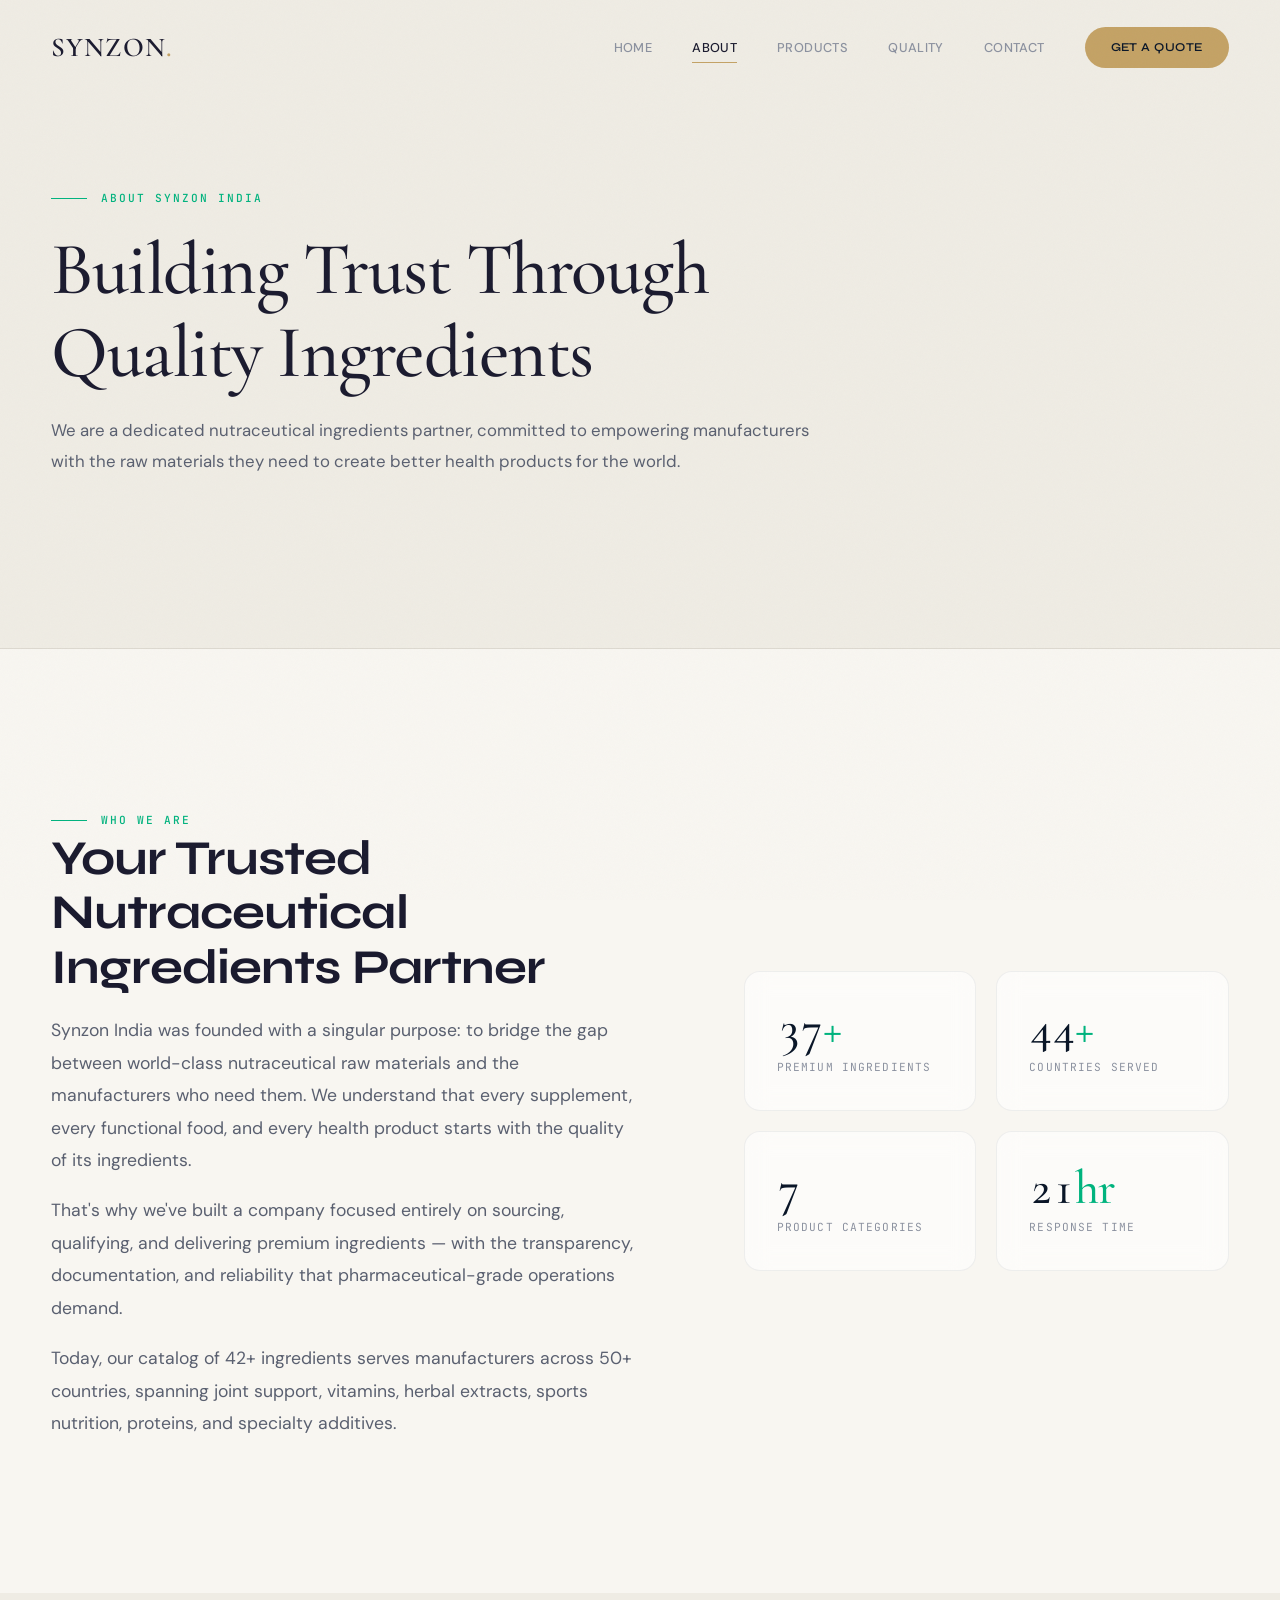
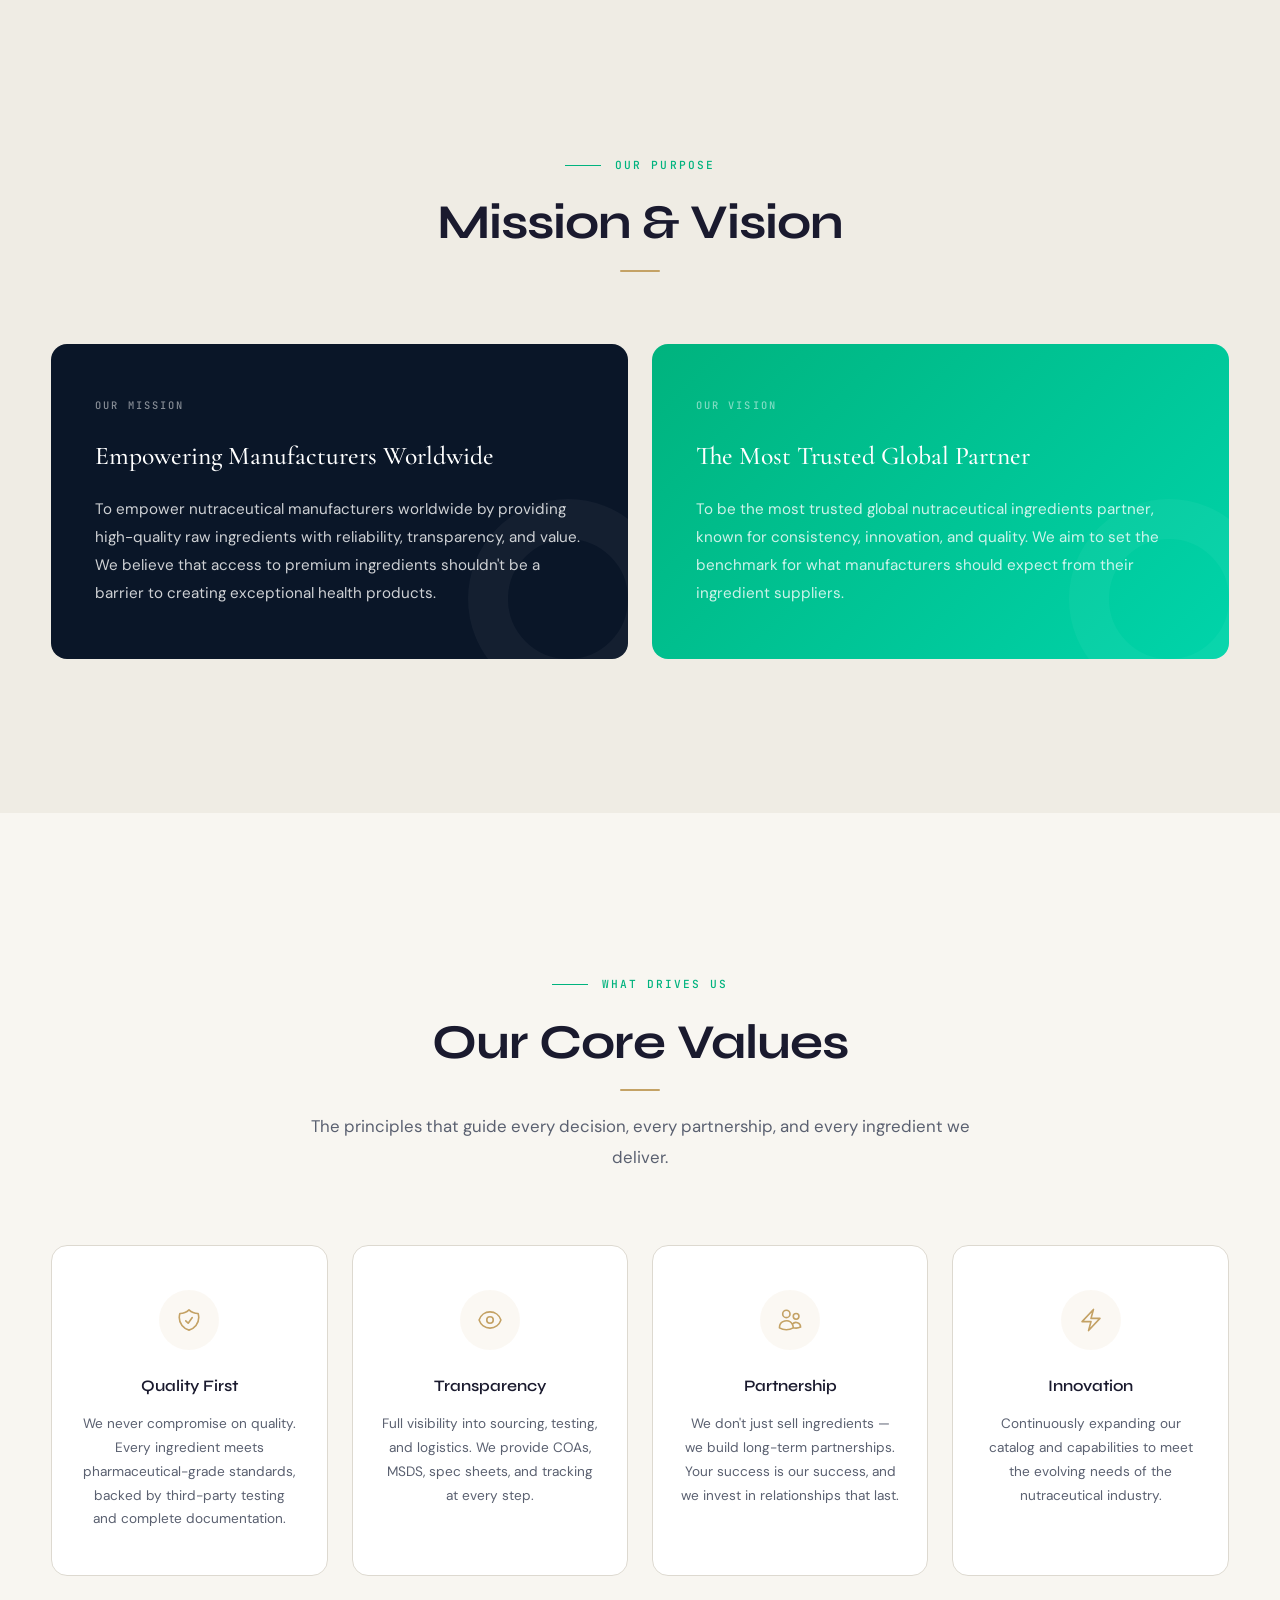
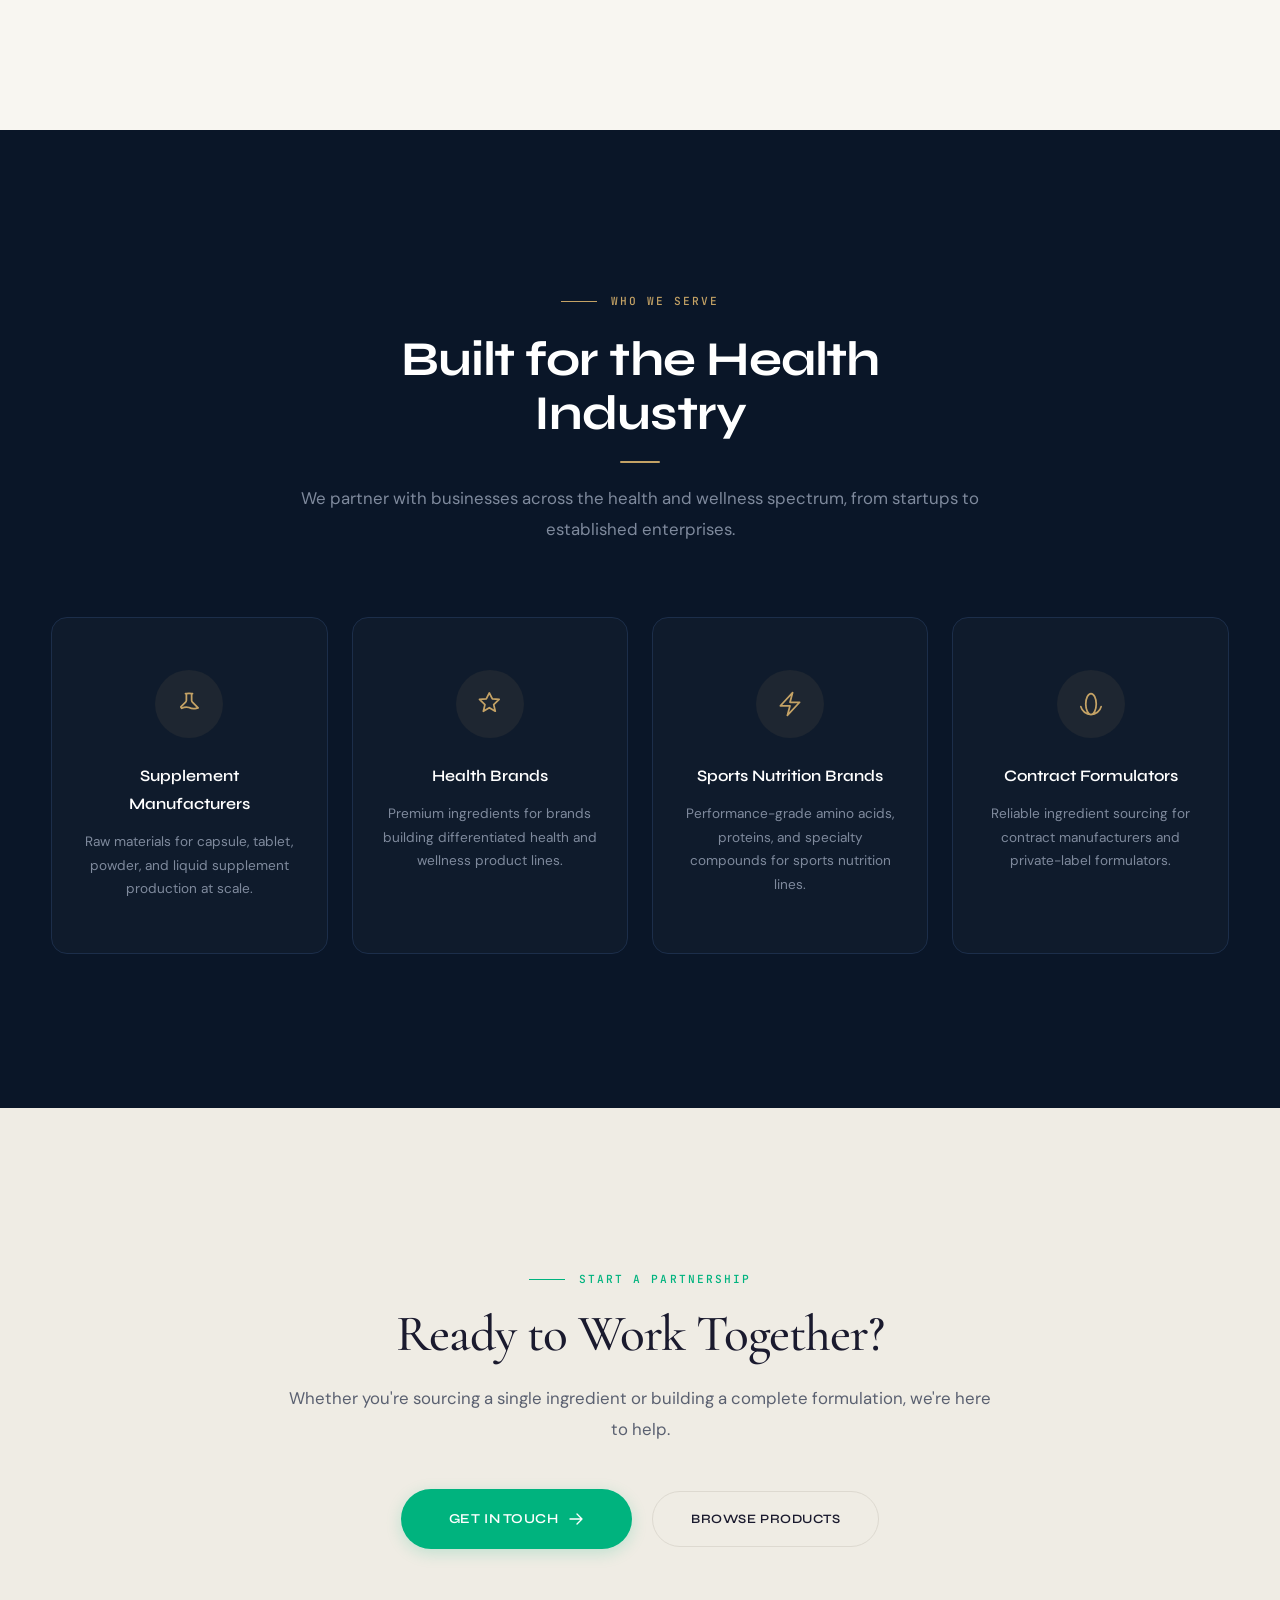
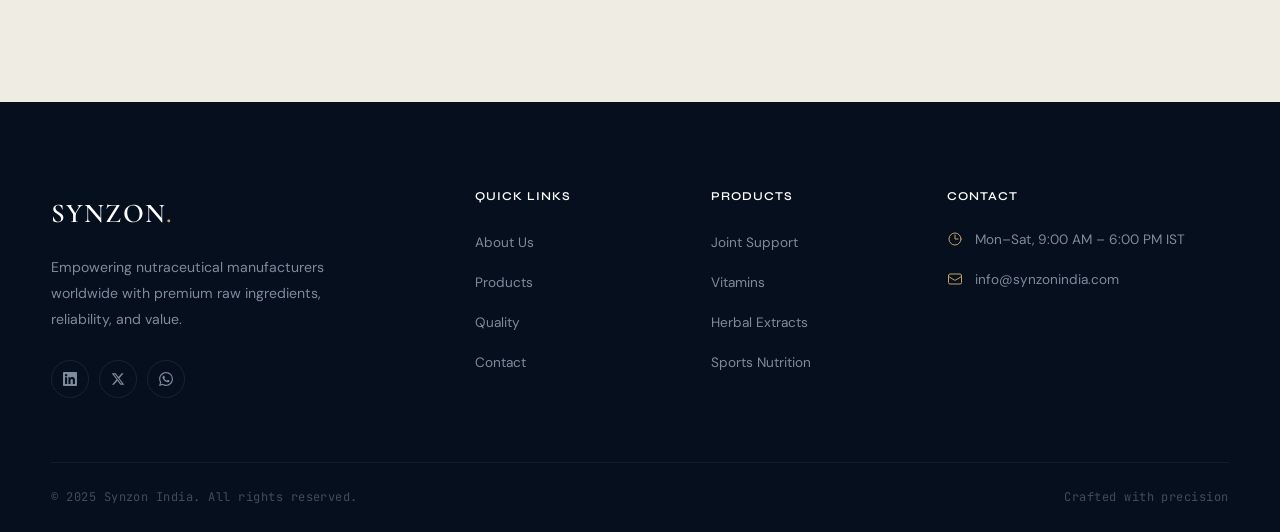
<file: about.html>
<!DOCTYPE html>
<html lang="en">
<head>
  <meta charset="UTF-8">
  <meta name="viewport" content="width=device-width, initial-scale=1.0">
  <title>About — Synzon India | Our Mission, Vision & Values</title>
  <meta name="description" content="Learn about Synzon India's mission to empower nutraceutical manufacturers worldwide with high-quality raw ingredients, transparency, and innovation.">
  <link rel="preconnect" href="https://fonts.googleapis.com">
  <link rel="preconnect" href="https://fonts.gstatic.com" crossorigin>
  <link href="https://fonts.googleapis.com/css2?family=Cormorant+Garamond:ital,wght@0,400;0,500;0,600;1,400;1,500&family=DM+Sans:wght@300;400;500;600&family=JetBrains+Mono:wght@400;500;600&family=Syne:wght@500;600;700;800&display=swap" rel="stylesheet">
  <link rel="stylesheet" href="css/style.css">
  <link rel="icon" href="data:image/svg+xml,<svg xmlns='http://www.w3.org/2000/svg' viewBox='0 0 100 100'><text y='.9em' font-size='90'>⬡</text></svg>">
</head>
<body>

  <!-- Cursor Glow -->
  <div class="cursor-glow"></div>

  <!-- Navigation -->
  <nav class="nav light-hero">
    <div class="nav__inner">
      <a href="index.html" class="nav__logo">SYNZON<span>.</span></a>
      <div class="nav__links">
        <a href="index.html" class="nav__link">Home</a>
        <a href="about.html" class="nav__link active">About</a>
        <a href="products.html" class="nav__link">Products</a>
        <a href="quality.html" class="nav__link">Quality</a>
        <a href="contact.html" class="nav__link">Contact</a>
        <a href="contact.html" class="nav__cta">Get a Quote</a>
      </div>
      <button class="nav__hamburger" aria-label="Toggle menu">
        <span></span><span></span><span></span>
      </button>
    </div>
  </nav>

  <!-- Mobile Nav -->
  <div class="nav__mobile">
    <a href="index.html">Home</a>
    <a href="about.html">About</a>
    <a href="products.html">Products</a>
    <a href="quality.html">Quality</a>
    <a href="contact.html">Contact</a>
  </div>

  <!-- ================ ABOUT HERO ================ -->
  <section class="about-hero">
    <div class="container">
      <div class="section-header reveal">
        <div class="eyebrow">About Synzon India</div>
        <h1>Building Trust Through<br>Quality Ingredients</h1>
        <p class="text-lg" style="margin-top:20px;">We are a dedicated nutraceutical ingredients partner, committed to empowering manufacturers with the raw materials they need to create better health products for the world.</p>
      </div>
    </div>
  </section>

  <!-- ================ COMPANY STORY ================ -->
  <section style="padding: var(--section-py) 0;">
    <div class="container">
      <div class="brand-intro__grid">
        <div class="reveal--left">
          <div class="eyebrow">Who We Are</div>
          <h2>Your Trusted Nutraceutical Ingredients Partner</h2>
          <p style="color: var(--text-secondary); font-size:1.1rem; line-height:1.85; margin-top:20px;">
            Synzon India was founded with a singular purpose: to bridge the gap between world-class nutraceutical raw materials and the manufacturers who need them. We understand that every supplement, every functional food, and every health product starts with the quality of its ingredients.
          </p>
          <p style="color: var(--text-secondary); font-size:1.1rem; line-height:1.85;">
            That's why we've built a company focused entirely on sourcing, qualifying, and delivering premium ingredients — with the transparency, documentation, and reliability that pharmaceutical-grade operations demand.
          </p>
          <p style="color: var(--text-secondary); font-size:1.1rem; line-height:1.85;">
            Today, our catalog of 42+ ingredients serves manufacturers across 50+ countries, spanning joint support, vitamins, herbal extracts, sports nutrition, proteins, and specialty additives.
          </p>
        </div>

        <div class="stats stagger-children">
          <div class="stat">
            <div class="stat__number"><span data-count="42" class="counter">0</span><span class="accent">+</span></div>
            <div class="stat__label">Premium Ingredients</div>
          </div>
          <div class="stat">
            <div class="stat__number"><span data-count="50" class="counter">0</span><span class="accent">+</span></div>
            <div class="stat__label">Countries Served</div>
          </div>
          <div class="stat">
            <div class="stat__number"><span data-count="8" class="counter">0</span></div>
            <div class="stat__label">Product Categories</div>
          </div>
          <div class="stat">
            <div class="stat__number"><span data-count="24" class="counter">0</span><span class="accent">hr</span></div>
            <div class="stat__label">Response Time</div>
          </div>
        </div>
      </div>
    </div>
  </section>

  <!-- ================ MISSION & VISION ================ -->
  <section class="alt" style="padding: var(--section-py) 0;">
    <div class="container">
      <div class="section-header centered reveal">
        <div class="eyebrow">Our Purpose</div>
        <h2>Mission &amp; Vision</h2>
      </div>

      <div class="mv__grid stagger-children">
        <div class="mv-card mv-card--mission">
          <div class="mv-card__label">Our Mission</div>
          <div class="mv-card__title">Empowering Manufacturers Worldwide</div>
          <div class="mv-card__text">
            To empower nutraceutical manufacturers worldwide by providing high-quality raw ingredients with reliability, transparency, and value. We believe that access to premium ingredients shouldn't be a barrier to creating exceptional health products.
          </div>
          <div class="mv-card__decoration"></div>
        </div>

        <div class="mv-card mv-card--vision">
          <div class="mv-card__label">Our Vision</div>
          <div class="mv-card__title">The Most Trusted Global Partner</div>
          <div class="mv-card__text">
            To be the most trusted global nutraceutical ingredients partner, known for consistency, innovation, and quality. We aim to set the benchmark for what manufacturers should expect from their ingredient suppliers.
          </div>
          <div class="mv-card__decoration"></div>
        </div>
      </div>
    </div>
  </section>

  <!-- ================ CORE VALUES ================ -->
  <section style="padding: var(--section-py) 0;">
    <div class="container">
      <div class="section-header centered reveal">
        <div class="eyebrow">What Drives Us</div>
        <h2>Our Core Values</h2>
        <p>The principles that guide every decision, every partnership, and every ingredient we deliver.</p>
      </div>

      <div class="values__grid stagger-children">
        <div class="value-card">
          <div class="value-card__icon">
            <svg xmlns="http://www.w3.org/2000/svg" fill="none" viewBox="0 0 24 24" stroke-width="1.5" stroke="currentColor"><path stroke-linecap="round" stroke-linejoin="round" d="M9 12.75L11.25 15 15 9.75m-3-7.036A11.959 11.959 0 013.598 6 11.99 11.99 0 003 9.749c0 5.592 3.824 10.29 9 11.623 5.176-1.332 9-6.03 9-11.622 0-1.31-.21-2.571-.598-3.751h-.152c-3.196 0-6.1-1.248-8.25-3.285z"/></svg>
          </div>
          <div class="value-card__title">Quality First</div>
          <div class="value-card__desc">We never compromise on quality. Every ingredient meets pharmaceutical-grade standards, backed by third-party testing and complete documentation.</div>
        </div>

        <div class="value-card">
          <div class="value-card__icon">
            <svg xmlns="http://www.w3.org/2000/svg" fill="none" viewBox="0 0 24 24" stroke-width="1.5" stroke="currentColor"><path stroke-linecap="round" stroke-linejoin="round" d="M2.036 12.322a1.012 1.012 0 010-.639C3.423 7.51 7.36 4.5 12 4.5c4.638 0 8.573 3.007 9.963 7.178.07.207.07.431 0 .639C20.577 16.49 16.64 19.5 12 19.5c-4.638 0-8.573-3.007-9.963-7.178z"/><path stroke-linecap="round" stroke-linejoin="round" d="M15 12a3 3 0 11-6 0 3 3 0 016 0z"/></svg>
          </div>
          <div class="value-card__title">Transparency</div>
          <div class="value-card__desc">Full visibility into sourcing, testing, and logistics. We provide COAs, MSDS, spec sheets, and tracking at every step.</div>
        </div>

        <div class="value-card">
          <div class="value-card__icon">
            <svg xmlns="http://www.w3.org/2000/svg" fill="none" viewBox="0 0 24 24" stroke-width="1.5" stroke="currentColor"><path stroke-linecap="round" stroke-linejoin="round" d="M15 19.128a9.38 9.38 0 002.625.372 9.337 9.337 0 004.121-.952 4.125 4.125 0 00-7.533-2.493M15 19.128v-.003c0-1.113-.285-2.16-.786-3.07M15 19.128v.106A12.318 12.318 0 018.624 21c-2.331 0-4.512-.645-6.374-1.766l-.001-.109a6.375 6.375 0 0111.964-3.07M12 6.375a3.375 3.375 0 11-6.75 0 3.375 3.375 0 016.75 0zm8.25 2.25a2.625 2.625 0 11-5.25 0 2.625 2.625 0 015.25 0z"/></svg>
          </div>
          <div class="value-card__title">Partnership</div>
          <div class="value-card__desc">We don't just sell ingredients — we build long-term partnerships. Your success is our success, and we invest in relationships that last.</div>
        </div>

        <div class="value-card">
          <div class="value-card__icon">
            <svg xmlns="http://www.w3.org/2000/svg" fill="none" viewBox="0 0 24 24" stroke-width="1.5" stroke="currentColor"><path stroke-linecap="round" stroke-linejoin="round" d="M3.75 13.5l10.5-11.25L12 10.5h8.25L9.75 21.75 12 13.5H3.75z"/></svg>
          </div>
          <div class="value-card__title">Innovation</div>
          <div class="value-card__desc">Continuously expanding our catalog and capabilities to meet the evolving needs of the nutraceutical industry.</div>
        </div>
      </div>
    </div>
  </section>

  <!-- ================ TARGET CUSTOMERS ================ -->
  <section class="dark" style="padding: var(--section-py) 0;">
    <div class="container">
      <div class="section-header centered reveal">
        <div class="eyebrow">Who We Serve</div>
        <h2>Built for the Health Industry</h2>
        <p>We partner with businesses across the health and wellness spectrum, from startups to established enterprises.</p>
      </div>

      <div class="quality__grid stagger-children">
        <div class="quality-card">
          <div class="quality-card__icon">
            <svg xmlns="http://www.w3.org/2000/svg" fill="none" viewBox="0 0 24 24" stroke-width="1.5" stroke="currentColor"><path stroke-linecap="round" stroke-linejoin="round" d="M9.75 3.104v5.714a2.25 2.25 0 01-.659 1.591L5 14.5M9.75 3.104c-.251.023-.501.05-.75.082m.75-.082a24.301 24.301 0 014.5 0m0 0v5.714c0 .597.237 1.17.659 1.591L19.8 15.3M14.25 3.104c.251.023.501.05.75.082M19.8 15.3l-1.57.393A9.065 9.065 0 0112 15a9.065 9.065 0 00-6.23.693L5 14.5"/></svg>
          </div>
          <div class="quality-card__title">Supplement Manufacturers</div>
          <div class="quality-card__desc">Raw materials for capsule, tablet, powder, and liquid supplement production at scale.</div>
        </div>

        <div class="quality-card">
          <div class="quality-card__icon">
            <svg xmlns="http://www.w3.org/2000/svg" fill="none" viewBox="0 0 24 24" stroke-width="1.5" stroke="currentColor"><path stroke-linecap="round" stroke-linejoin="round" d="M11.42 15.17l-5.1 3.01 1.35-5.67L3 8.11l5.81-.5L11.42 2.5l2.61 5.11 5.81.5-4.67 4.4 1.35 5.67z"/></svg>
          </div>
          <div class="quality-card__title">Health Brands</div>
          <div class="quality-card__desc">Premium ingredients for brands building differentiated health and wellness product lines.</div>
        </div>

        <div class="quality-card">
          <div class="quality-card__icon">
            <svg xmlns="http://www.w3.org/2000/svg" fill="none" viewBox="0 0 24 24" stroke-width="1.5" stroke="currentColor"><path stroke-linecap="round" stroke-linejoin="round" d="M3.75 13.5l10.5-11.25L12 10.5h8.25L9.75 21.75 12 13.5H3.75z"/></svg>
          </div>
          <div class="quality-card__title">Sports Nutrition Brands</div>
          <div class="quality-card__desc">Performance-grade amino acids, proteins, and specialty compounds for sports nutrition lines.</div>
        </div>

        <div class="quality-card">
          <div class="quality-card__icon">
            <svg xmlns="http://www.w3.org/2000/svg" fill="none" viewBox="0 0 24 24" stroke-width="1.5" stroke="currentColor"><path stroke-linecap="round" stroke-linejoin="round" d="M12 21a9.004 9.004 0 008.716-6.747M12 21a9.004 9.004 0 01-8.716-6.747M12 21c2.485 0 4.5-4.03 4.5-9S14.485 3 12 3m0 18c-2.485 0-4.5-4.03-4.5-9S9.515 3 12 3"/></svg>
          </div>
          <div class="quality-card__title">Contract Formulators</div>
          <div class="quality-card__desc">Reliable ingredient sourcing for contract manufacturers and private-label formulators.</div>
        </div>
      </div>
    </div>
  </section>

  <!-- ================ CTA ================ -->
  <section class="alt cta-section" style="padding: var(--section-py) 0;">
    <div class="container">
      <div class="cta-section__inner reveal">
        <div class="eyebrow" style="margin-bottom:16px;">Start a Partnership</div>
        <h2>Ready to Work Together?</h2>
        <p style="color:var(--text-secondary);">Whether you're sourcing a single ingredient or building a complete formulation, we're here to help.</p>
        <div class="hero__actions" style="justify-content:center; margin-top:32px;">
          <a href="contact.html" class="btn btn--primary btn--lg btn--icon">
            Get in Touch
            <svg xmlns="http://www.w3.org/2000/svg" fill="none" viewBox="0 0 24 24" stroke-width="2" stroke="currentColor"><path stroke-linecap="round" stroke-linejoin="round" d="M13.5 4.5L21 12m0 0l-7.5 7.5M21 12H3"/></svg>
          </a>
          <a href="products.html" class="btn btn--outline-dark">Browse Products</a>
        </div>
      </div>
    </div>
  </section>

  <!-- Footer -->
  <footer class="footer">
    <div class="container">
      <div class="footer__grid">
        <div class="footer__brand">
          <div class="footer__brand-name">SYNZON<span>.</span></div>
          <p>Empowering nutraceutical manufacturers worldwide with premium raw ingredients, reliability, and value.</p>
          <div class="footer__social">
            <a href="#" aria-label="LinkedIn"><svg xmlns="http://www.w3.org/2000/svg" fill="currentColor" viewBox="0 0 24 24"><path d="M20.447 20.452h-3.554v-5.569c0-1.328-.027-3.037-1.852-3.037-1.853 0-2.136 1.445-2.136 2.939v5.667H9.351V9h3.414v1.561h.046c.477-.9 1.637-1.85 3.37-1.85 3.601 0 4.267 2.37 4.267 5.455v6.286zM5.337 7.433a2.062 2.062 0 01-2.063-2.065 2.064 2.064 0 112.063 2.065zm1.782 13.019H3.555V9h3.564v11.452zM22.225 0H1.771C.792 0 0 .774 0 1.729v20.542C0 23.227.792 24 1.771 24h20.451C23.2 24 24 23.227 24 22.271V1.729C24 .774 23.2 0 22.222 0h.003z"/></svg></a>
            <a href="#" aria-label="Twitter"><svg xmlns="http://www.w3.org/2000/svg" fill="currentColor" viewBox="0 0 24 24"><path d="M18.244 2.25h3.308l-7.227 8.26 8.502 11.24H16.17l-5.214-6.817L4.99 21.75H1.68l7.73-8.835L1.254 2.25H8.08l4.713 6.231zm-1.161 17.52h1.833L7.084 4.126H5.117z"/></svg></a>
            <a href="#" aria-label="WhatsApp"><svg xmlns="http://www.w3.org/2000/svg" fill="currentColor" viewBox="0 0 24 24"><path d="M17.472 14.382c-.297-.149-1.758-.867-2.03-.967-.273-.099-.471-.148-.67.15-.197.297-.767.966-.94 1.164-.173.199-.347.223-.644.075-.297-.15-1.255-.463-2.39-1.475-.883-.788-1.48-1.761-1.653-2.059-.173-.297-.018-.458.13-.606.134-.133.298-.347.446-.52.149-.174.198-.298.298-.497.099-.198.05-.371-.025-.52-.075-.149-.669-1.612-.916-2.207-.242-.579-.487-.5-.669-.51-.173-.008-.371-.01-.57-.01-.198 0-.52.074-.792.372-.272.297-1.04 1.016-1.04 2.479 0 1.462 1.065 2.875 1.213 3.074.149.198 2.096 3.2 5.077 4.487.709.306 1.262.489 1.694.625.712.227 1.36.195 1.871.118.571-.085 1.758-.719 2.006-1.413.248-.694.248-1.289.173-1.413-.074-.124-.272-.198-.57-.347m-5.421 7.403h-.004a9.87 9.87 0 01-5.031-1.378l-.361-.214-3.741.982.998-3.648-.235-.374a9.86 9.86 0 01-1.51-5.26c.001-5.45 4.436-9.884 9.888-9.884 2.64 0 5.122 1.03 6.988 2.898a9.825 9.825 0 012.893 6.994c-.003 5.45-4.437 9.884-9.885 9.884m8.413-18.297A11.815 11.815 0 0012.05 0C5.495 0 .16 5.335.157 11.892c0 2.096.547 4.142 1.588 5.945L.057 24l6.305-1.654a11.882 11.882 0 005.683 1.448h.005c6.554 0 11.89-5.335 11.893-11.893a11.821 11.821 0 00-3.48-8.413z"/></svg></a>
          </div>
        </div>
        <div class="footer__col">
          <h5>Quick Links</h5>
          <ul>
            <li><a href="about.html">About Us</a></li>
            <li><a href="products.html">Products</a></li>
            <li><a href="quality.html">Quality</a></li>
            <li><a href="contact.html">Contact</a></li>
          </ul>
        </div>
        <div class="footer__col">
          <h5>Products</h5>
          <ul>
            <li><a href="products.html">Joint Support</a></li>
            <li><a href="products.html">Vitamins</a></li>
            <li><a href="products.html">Herbal Extracts</a></li>
            <li><a href="products.html">Sports Nutrition</a></li>
          </ul>
        </div>
        <div class="footer__col">
          <h5>Contact</h5>
          <div class="footer__contact-item">
            <svg xmlns="http://www.w3.org/2000/svg" fill="none" viewBox="0 0 24 24" stroke-width="1.5" stroke="currentColor"><path stroke-linecap="round" stroke-linejoin="round" d="M12 6v6h4.5m4.5 0a9 9 0 11-18 0 9 9 0 0118 0z"/></svg>
            <span>Mon–Sat, 9:00 AM – 6:00 PM IST</span>
          </div>
          <div class="footer__contact-item">
            <svg xmlns="http://www.w3.org/2000/svg" fill="none" viewBox="0 0 24 24" stroke-width="1.5" stroke="currentColor"><path stroke-linecap="round" stroke-linejoin="round" d="M21.75 6.75v10.5a2.25 2.25 0 01-2.25 2.25h-15a2.25 2.25 0 01-2.25-2.25V6.75m19.5 0A2.25 2.25 0 0019.5 4.5h-15a2.25 2.25 0 00-2.25 2.25m19.5 0v.243a2.25 2.25 0 01-1.07 1.916l-7.5 4.615a2.25 2.25 0 01-2.36 0L3.32 8.91a2.25 2.25 0 01-1.07-1.916V6.75"/></svg>
            <span>info@synzonindia.com</span>
          </div>
        </div>
      </div>
      <div class="footer__bottom">
        <span>&copy; 2025 Synzon India. All rights reserved.</span>
        <span>Crafted with precision</span>
      </div>
    </div>
  </footer>

  <button class="back-to-top" aria-label="Back to top">
    <svg xmlns="http://www.w3.org/2000/svg" fill="none" viewBox="0 0 24 24" stroke-width="2" stroke="currentColor"><path stroke-linecap="round" stroke-linejoin="round" d="M4.5 15.75l7.5-7.5 7.5 7.5"/></svg>
  </button>

  <script src="js/main.js"></script>
</body>
</html>
</file>
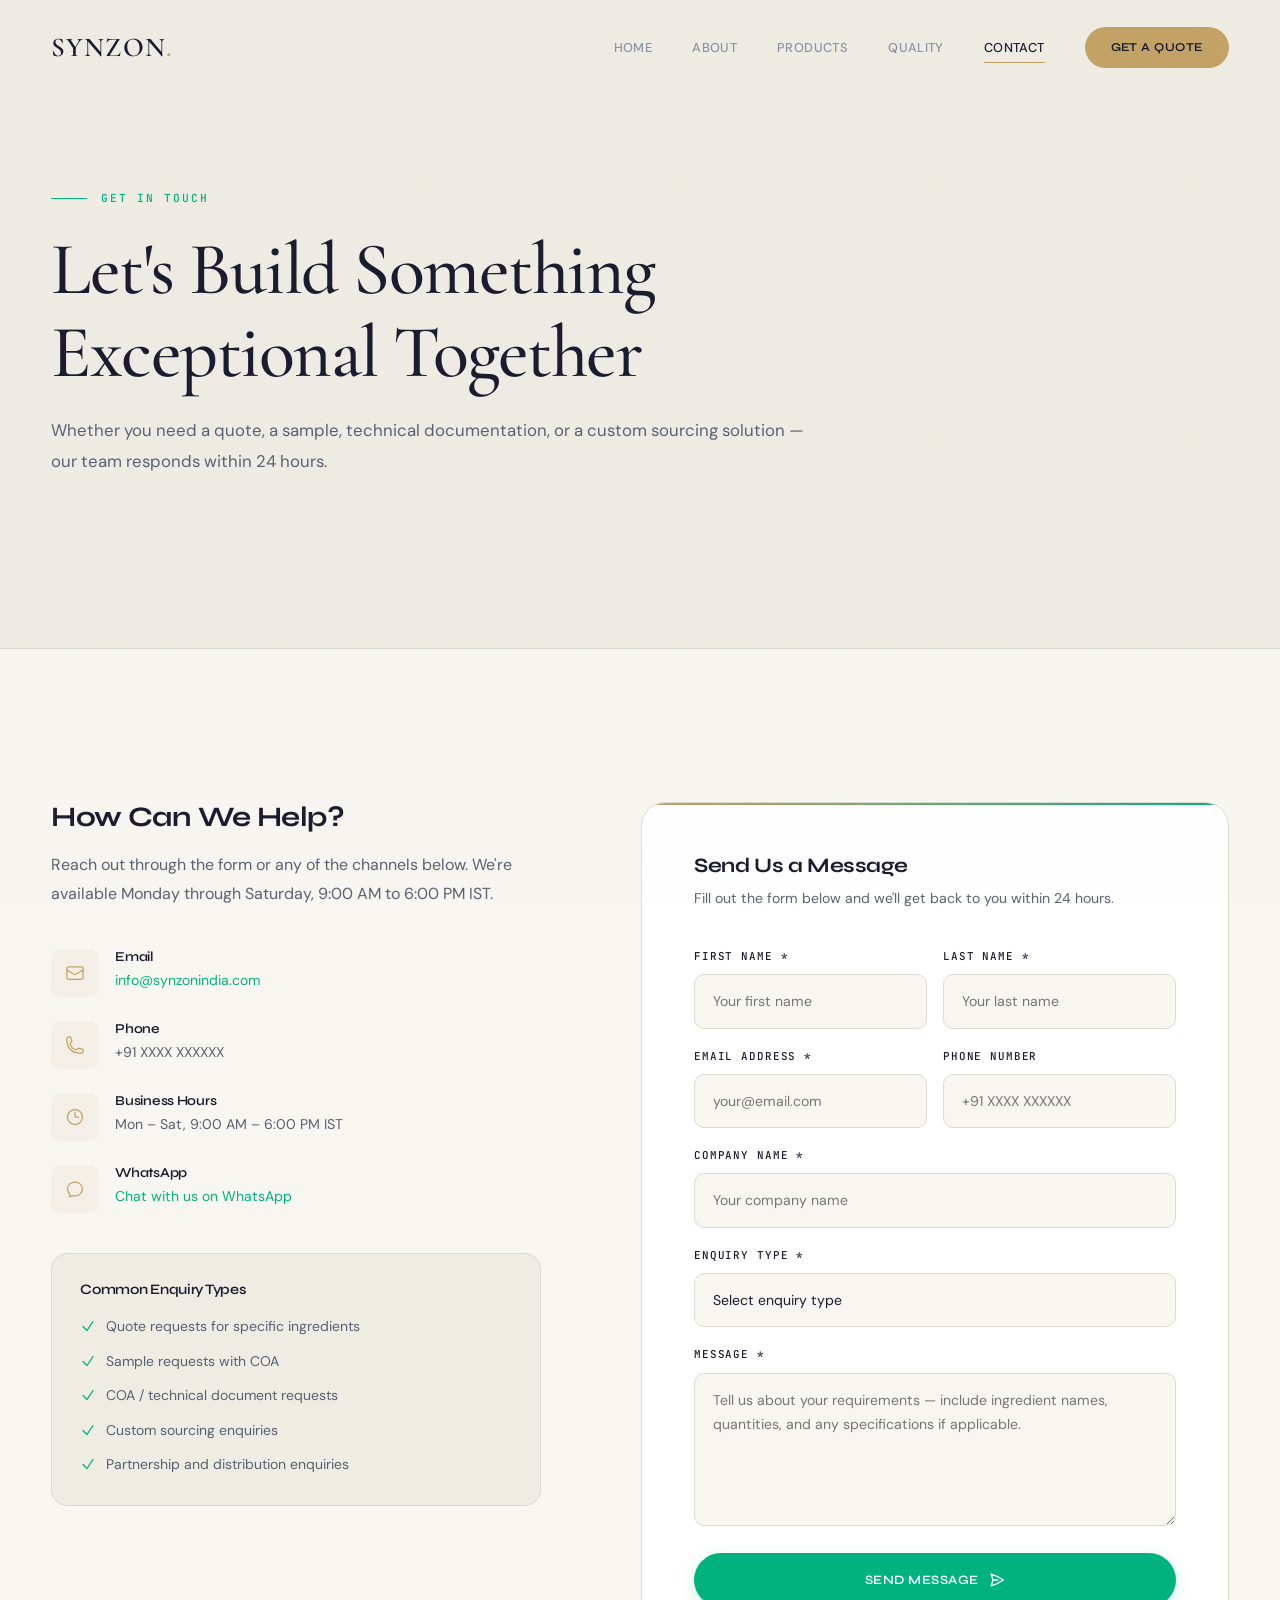
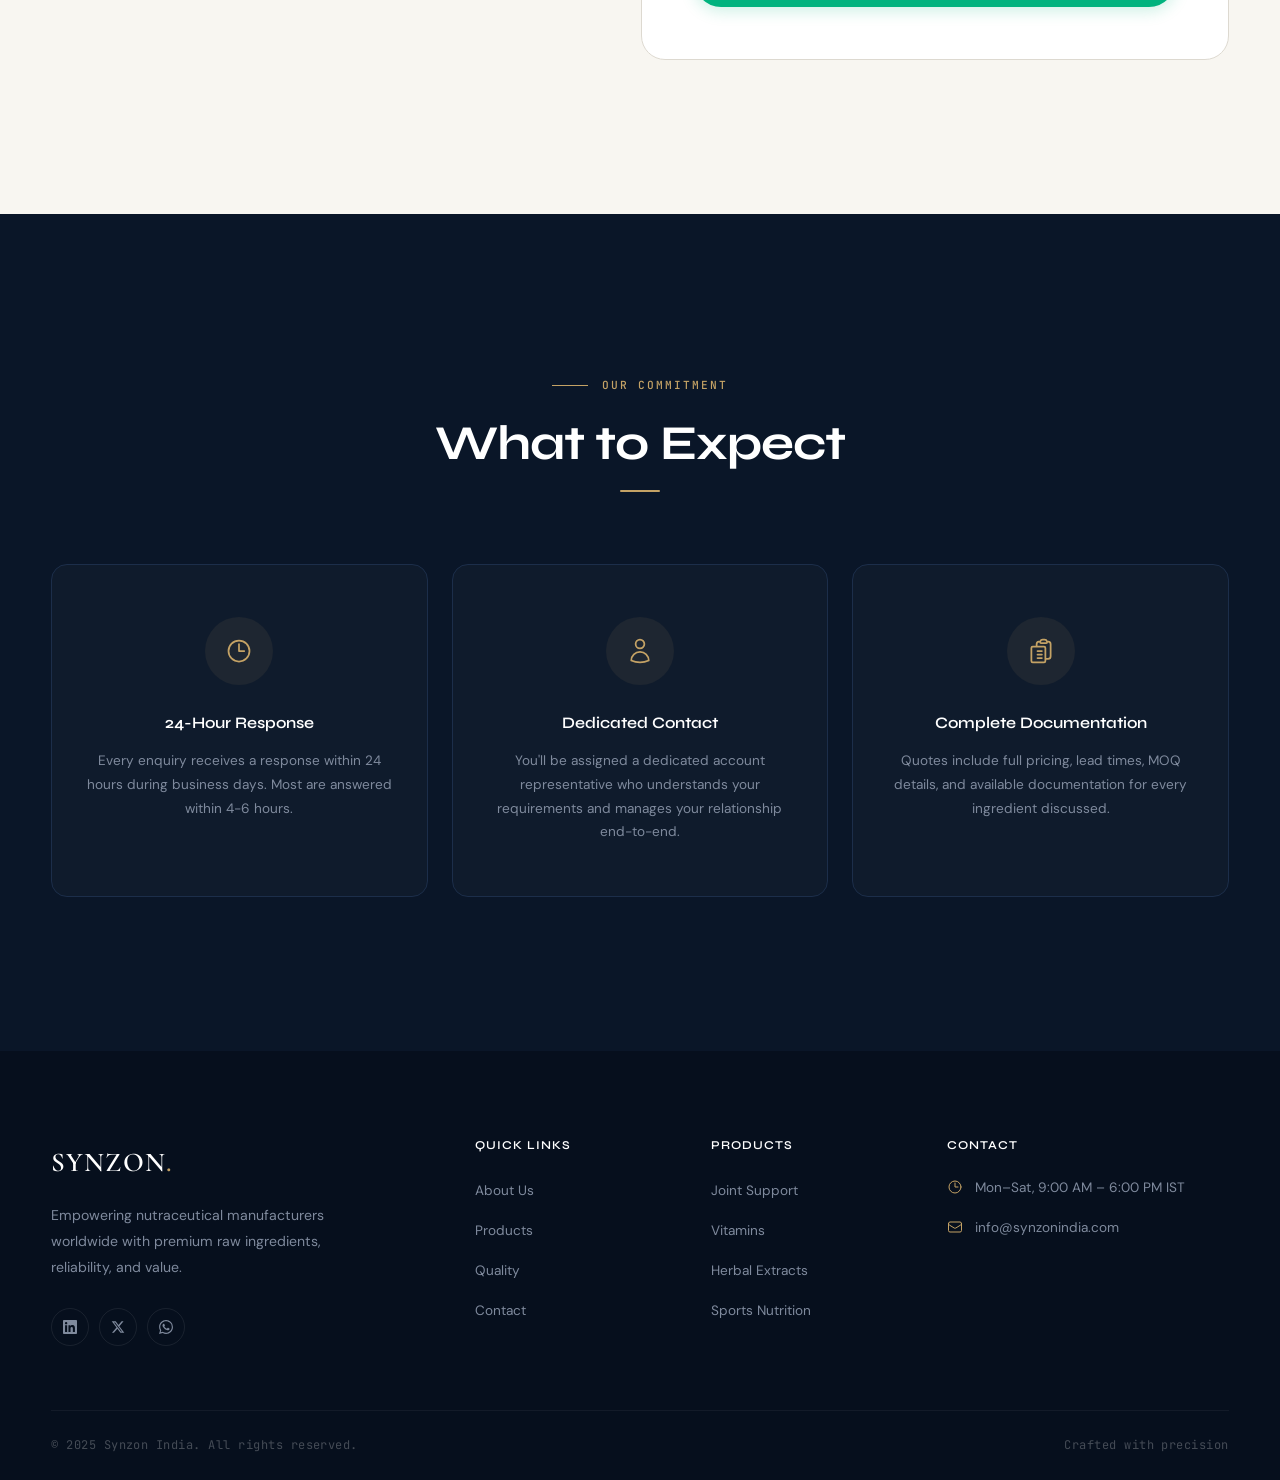
<file: contact.html>
<!DOCTYPE html>
<html lang="en">
<head>
  <meta charset="UTF-8">
  <meta name="viewport" content="width=device-width, initial-scale=1.0">
  <title>Contact — Synzon India | Get a Quote, Request Samples</title>
  <meta name="description" content="Contact Synzon India for quotes, samples, COA requests, custom sourcing, and partnership enquiries. Response within 24 hours. Mon-Sat, 9 AM - 6 PM IST.">
  <link rel="preconnect" href="https://fonts.googleapis.com">
  <link rel="preconnect" href="https://fonts.gstatic.com" crossorigin>
  <link href="https://fonts.googleapis.com/css2?family=Cormorant+Garamond:ital,wght@0,400;0,500;0,600;1,400;1,500&family=DM+Sans:wght@300;400;500;600&family=JetBrains+Mono:wght@400;500;600&family=Syne:wght@500;600;700;800&display=swap" rel="stylesheet">
  <link rel="stylesheet" href="css/style.css">
  <link rel="icon" href="data:image/svg+xml,<svg xmlns='http://www.w3.org/2000/svg' viewBox='0 0 100 100'><text y='.9em' font-size='90'>⬡</text></svg>">
</head>
<body>

  <div class="cursor-glow"></div>

  <!-- Navigation -->
  <nav class="nav light-hero">
    <div class="nav__inner">
      <a href="index.html" class="nav__logo">SYNZON<span>.</span></a>
      <div class="nav__links">
        <a href="index.html" class="nav__link">Home</a>
        <a href="about.html" class="nav__link">About</a>
        <a href="products.html" class="nav__link">Products</a>
        <a href="quality.html" class="nav__link">Quality</a>
        <a href="contact.html" class="nav__link active">Contact</a>
        <a href="contact.html" class="nav__cta">Get a Quote</a>
      </div>
      <button class="nav__hamburger" aria-label="Toggle menu"><span></span><span></span><span></span></button>
    </div>
  </nav>
  <div class="nav__mobile">
    <a href="index.html">Home</a><a href="about.html">About</a><a href="products.html">Products</a><a href="quality.html">Quality</a><a href="contact.html">Contact</a>
  </div>

  <!-- ================ CONTACT HERO ================ -->
  <section class="about-hero">
    <div class="container">
      <div class="section-header reveal">
        <div class="eyebrow">Get in Touch</div>
        <h1>Let's Build Something<br>Exceptional Together</h1>
        <p class="text-lg" style="margin-top:20px;">Whether you need a quote, a sample, technical documentation, or a custom sourcing solution — our team responds within 24 hours.</p>
      </div>
    </div>
  </section>

  <!-- ================ CONTACT SECTION ================ -->
  <section class="contact-section">
    <div class="container">
      <div class="contact__grid">

        <!-- Contact Info -->
        <div class="contact__info reveal--left">
          <h3>How Can We Help?</h3>
          <p>Reach out through the form or any of the channels below. We're available Monday through Saturday, 9:00 AM to 6:00 PM IST.</p>

          <div class="contact__details">
            <div class="contact__detail">
              <div class="contact__detail-icon">
                <svg xmlns="http://www.w3.org/2000/svg" fill="none" viewBox="0 0 24 24" stroke-width="1.5" stroke="currentColor"><path stroke-linecap="round" stroke-linejoin="round" d="M21.75 6.75v10.5a2.25 2.25 0 01-2.25 2.25h-15a2.25 2.25 0 01-2.25-2.25V6.75m19.5 0A2.25 2.25 0 0019.5 4.5h-15a2.25 2.25 0 00-2.25 2.25m19.5 0v.243a2.25 2.25 0 01-1.07 1.916l-7.5 4.615a2.25 2.25 0 01-2.36 0L3.32 8.91a2.25 2.25 0 01-1.07-1.916V6.75"/></svg>
              </div>
              <div>
                <h5>Email</h5>
                <p><a href="mailto:info@synzonindia.com">info@synzonindia.com</a></p>
              </div>
            </div>

            <div class="contact__detail">
              <div class="contact__detail-icon">
                <svg xmlns="http://www.w3.org/2000/svg" fill="none" viewBox="0 0 24 24" stroke-width="1.5" stroke="currentColor"><path stroke-linecap="round" stroke-linejoin="round" d="M2.25 6.75c0 8.284 6.716 15 15 15h2.25a2.25 2.25 0 002.25-2.25v-1.372c0-.516-.351-.966-.852-1.091l-4.423-1.106c-.44-.11-.902.055-1.173.417l-.97 1.293c-.282.376-.769.542-1.21.38a12.035 12.035 0 01-7.143-7.143c-.162-.441.004-.928.38-1.21l1.293-.97c.363-.271.527-.734.417-1.173L6.963 3.102a1.125 1.125 0 00-1.091-.852H4.5A2.25 2.25 0 002.25 4.5v2.25z"/></svg>
              </div>
              <div>
                <h5>Phone</h5>
                <p>+91 XXXX XXXXXX</p>
              </div>
            </div>

            <div class="contact__detail">
              <div class="contact__detail-icon">
                <svg xmlns="http://www.w3.org/2000/svg" fill="none" viewBox="0 0 24 24" stroke-width="1.5" stroke="currentColor"><path stroke-linecap="round" stroke-linejoin="round" d="M12 6v6h4.5m4.5 0a9 9 0 11-18 0 9 9 0 0118 0z"/></svg>
              </div>
              <div>
                <h5>Business Hours</h5>
                <p>Mon – Sat, 9:00 AM – 6:00 PM IST</p>
              </div>
            </div>

            <div class="contact__detail">
              <div class="contact__detail-icon">
                <svg xmlns="http://www.w3.org/2000/svg" fill="none" viewBox="0 0 24 24" stroke-width="1.5" stroke="currentColor"><path stroke-linecap="round" stroke-linejoin="round" d="M12 20.25c4.97 0 9-3.694 9-8.25s-4.03-8.25-9-8.25S3 7.444 3 12c0 2.104.859 4.023 2.273 5.48.432.447.74 1.04.586 1.641a4.483 4.483 0 01-.923 1.785A5.969 5.969 0 006 21c1.282 0 2.47-.402 3.445-1.087.81.22 1.668.337 2.555.337z"/></svg>
              </div>
              <div>
                <h5>WhatsApp</h5>
                <p><a href="#">Chat with us on WhatsApp</a></p>
              </div>
            </div>
          </div>

          <!-- Quick enquiry types -->
          <div style="padding:28px; background: var(--bg-alt); border-radius: var(--r-lg); border: 1px solid var(--border);">
            <h5 style="font-family: var(--font-heading); font-size:.9rem; font-weight:600; margin-bottom:16px;">Common Enquiry Types</h5>
            <div style="display:flex; flex-direction:column; gap:10px;">
              <div style="display:flex; align-items:center; gap:10px; font-size:.875rem; color:var(--text-secondary);">
                <svg xmlns="http://www.w3.org/2000/svg" fill="none" viewBox="0 0 24 24" stroke-width="2" stroke="var(--accent)" width="16" height="16"><path stroke-linecap="round" stroke-linejoin="round" d="M4.5 12.75l6 6 9-13.5"/></svg>
                Quote requests for specific ingredients
              </div>
              <div style="display:flex; align-items:center; gap:10px; font-size:.875rem; color:var(--text-secondary);">
                <svg xmlns="http://www.w3.org/2000/svg" fill="none" viewBox="0 0 24 24" stroke-width="2" stroke="var(--accent)" width="16" height="16"><path stroke-linecap="round" stroke-linejoin="round" d="M4.5 12.75l6 6 9-13.5"/></svg>
                Sample requests with COA
              </div>
              <div style="display:flex; align-items:center; gap:10px; font-size:.875rem; color:var(--text-secondary);">
                <svg xmlns="http://www.w3.org/2000/svg" fill="none" viewBox="0 0 24 24" stroke-width="2" stroke="var(--accent)" width="16" height="16"><path stroke-linecap="round" stroke-linejoin="round" d="M4.5 12.75l6 6 9-13.5"/></svg>
                COA / technical document requests
              </div>
              <div style="display:flex; align-items:center; gap:10px; font-size:.875rem; color:var(--text-secondary);">
                <svg xmlns="http://www.w3.org/2000/svg" fill="none" viewBox="0 0 24 24" stroke-width="2" stroke="var(--accent)" width="16" height="16"><path stroke-linecap="round" stroke-linejoin="round" d="M4.5 12.75l6 6 9-13.5"/></svg>
                Custom sourcing enquiries
              </div>
              <div style="display:flex; align-items:center; gap:10px; font-size:.875rem; color:var(--text-secondary);">
                <svg xmlns="http://www.w3.org/2000/svg" fill="none" viewBox="0 0 24 24" stroke-width="2" stroke="var(--accent)" width="16" height="16"><path stroke-linecap="round" stroke-linejoin="round" d="M4.5 12.75l6 6 9-13.5"/></svg>
                Partnership and distribution enquiries
              </div>
            </div>
          </div>
        </div>

        <!-- Contact Form -->
        <div class="contact-form reveal--right">
          <h4>Send Us a Message</h4>
          <p>Fill out the form below and we'll get back to you within 24 hours.</p>

          <form>
            <div class="form-row">
              <div class="form-group">
                <label for="firstName">First Name *</label>
                <input type="text" id="firstName" name="firstName" placeholder="Your first name" required>
              </div>
              <div class="form-group">
                <label for="lastName">Last Name *</label>
                <input type="text" id="lastName" name="lastName" placeholder="Your last name" required>
              </div>
            </div>

            <div class="form-row">
              <div class="form-group">
                <label for="email">Email Address *</label>
                <input type="email" id="email" name="email" placeholder="your@email.com" required>
              </div>
              <div class="form-group">
                <label for="phone">Phone Number</label>
                <input type="tel" id="phone" name="phone" placeholder="+91 XXXX XXXXXX">
              </div>
            </div>

            <div class="form-group">
              <label for="company">Company Name *</label>
              <input type="text" id="company" name="company" placeholder="Your company name" required>
            </div>

            <div class="form-group">
              <label for="enquiryType">Enquiry Type *</label>
              <select id="enquiryType" name="enquiryType" required>
                <option value="" disabled selected>Select enquiry type</option>
                <option value="quote">Quote Request</option>
                <option value="sample">Sample Request</option>
                <option value="documentation">COA / Documentation Request</option>
                <option value="custom-sourcing">Custom Sourcing</option>
                <option value="partnership">Partnership / Distribution</option>
                <option value="general">General Enquiry</option>
              </select>
            </div>

            <div class="form-group">
              <label for="message">Message *</label>
              <textarea id="message" name="message" placeholder="Tell us about your requirements — include ingredient names, quantities, and any specifications if applicable." rows="5" required></textarea>
            </div>

            <div class="form-submit">
              <button type="submit" class="btn btn--primary btn--icon" style="width:100%;">
                Send Message
                <svg xmlns="http://www.w3.org/2000/svg" fill="none" viewBox="0 0 24 24" stroke-width="2" stroke="currentColor"><path stroke-linecap="round" stroke-linejoin="round" d="M6 12L3.269 3.126A59.768 59.768 0 0121.485 12 59.77 59.77 0 013.27 20.876L5.999 12zm0 0h7.5"/></svg>
              </button>
            </div>
          </form>
        </div>

      </div>
    </div>
  </section>

  <!-- ================ RESPONSE COMMITMENT ================ -->
  <section class="dark" style="padding: var(--section-py) 0;">
    <div class="container">
      <div class="section-header centered reveal">
        <div class="eyebrow">Our Commitment</div>
        <h2>What to Expect</h2>
      </div>

      <div class="quality__grid stagger-children" style="grid-template-columns: repeat(3, 1fr);">
        <div class="quality-card">
          <div class="quality-card__icon">
            <svg xmlns="http://www.w3.org/2000/svg" fill="none" viewBox="0 0 24 24" stroke-width="1.5" stroke="currentColor"><path stroke-linecap="round" stroke-linejoin="round" d="M12 6v6h4.5m4.5 0a9 9 0 11-18 0 9 9 0 0118 0z"/></svg>
          </div>
          <div class="quality-card__title">24-Hour Response</div>
          <div class="quality-card__desc">Every enquiry receives a response within 24 hours during business days. Most are answered within 4-6 hours.</div>
        </div>

        <div class="quality-card">
          <div class="quality-card__icon">
            <svg xmlns="http://www.w3.org/2000/svg" fill="none" viewBox="0 0 24 24" stroke-width="1.5" stroke="currentColor"><path stroke-linecap="round" stroke-linejoin="round" d="M15.75 6a3.75 3.75 0 11-7.5 0 3.75 3.75 0 017.5 0zM4.501 20.118a7.5 7.5 0 0114.998 0A17.933 17.933 0 0112 21.75c-2.676 0-5.216-.584-7.499-1.632z"/></svg>
          </div>
          <div class="quality-card__title">Dedicated Contact</div>
          <div class="quality-card__desc">You'll be assigned a dedicated account representative who understands your requirements and manages your relationship end-to-end.</div>
        </div>

        <div class="quality-card">
          <div class="quality-card__icon">
            <svg xmlns="http://www.w3.org/2000/svg" fill="none" viewBox="0 0 24 24" stroke-width="1.5" stroke="currentColor"><path stroke-linecap="round" stroke-linejoin="round" d="M9 12h3.75M9 15h3.75M9 18h3.75m3 .75H18a2.25 2.25 0 002.25-2.25V6.108c0-1.135-.845-2.098-1.976-2.192a48.424 48.424 0 00-1.123-.08m-5.801 0c-.065.21-.1.433-.1.664 0 .414.336.75.75.75h4.5a.75.75 0 00.75-.75 2.25 2.25 0 00-.1-.664m-5.8 0A2.251 2.251 0 0113.5 2.25H15c1.012 0 1.867.668 2.15 1.586m-5.8 0c-.376.023-.75.05-1.124.08C9.095 4.01 8.25 4.973 8.25 6.108V8.25m0 0H4.875c-.621 0-1.125.504-1.125 1.125v11.25c0 .621.504 1.125 1.125 1.125h9.75c.621 0 1.125-.504 1.125-1.125V9.375c0-.621-.504-1.125-1.125-1.125H8.25z"/></svg>
          </div>
          <div class="quality-card__title">Complete Documentation</div>
          <div class="quality-card__desc">Quotes include full pricing, lead times, MOQ details, and available documentation for every ingredient discussed.</div>
        </div>
      </div>
    </div>
  </section>

  <!-- Footer -->
  <footer class="footer">
    <div class="container">
      <div class="footer__grid">
        <div class="footer__brand">
          <div class="footer__brand-name">SYNZON<span>.</span></div>
          <p>Empowering nutraceutical manufacturers worldwide with premium raw ingredients, reliability, and value.</p>
          <div class="footer__social">
            <a href="#" aria-label="LinkedIn"><svg xmlns="http://www.w3.org/2000/svg" fill="currentColor" viewBox="0 0 24 24"><path d="M20.447 20.452h-3.554v-5.569c0-1.328-.027-3.037-1.852-3.037-1.853 0-2.136 1.445-2.136 2.939v5.667H9.351V9h3.414v1.561h.046c.477-.9 1.637-1.85 3.37-1.85 3.601 0 4.267 2.37 4.267 5.455v6.286zM5.337 7.433a2.062 2.062 0 01-2.063-2.065 2.064 2.064 0 112.063 2.065zm1.782 13.019H3.555V9h3.564v11.452zM22.225 0H1.771C.792 0 0 .774 0 1.729v20.542C0 23.227.792 24 1.771 24h20.451C23.2 24 24 23.227 24 22.271V1.729C24 .774 23.2 0 22.222 0h.003z"/></svg></a>
            <a href="#" aria-label="Twitter"><svg xmlns="http://www.w3.org/2000/svg" fill="currentColor" viewBox="0 0 24 24"><path d="M18.244 2.25h3.308l-7.227 8.26 8.502 11.24H16.17l-5.214-6.817L4.99 21.75H1.68l7.73-8.835L1.254 2.25H8.08l4.713 6.231zm-1.161 17.52h1.833L7.084 4.126H5.117z"/></svg></a>
            <a href="#" aria-label="WhatsApp"><svg xmlns="http://www.w3.org/2000/svg" fill="currentColor" viewBox="0 0 24 24"><path d="M17.472 14.382c-.297-.149-1.758-.867-2.03-.967-.273-.099-.471-.148-.67.15-.197.297-.767.966-.94 1.164-.173.199-.347.223-.644.075-.297-.15-1.255-.463-2.39-1.475-.883-.788-1.48-1.761-1.653-2.059-.173-.297-.018-.458.13-.606.134-.133.298-.347.446-.52.149-.174.198-.298.298-.497.099-.198.05-.371-.025-.52-.075-.149-.669-1.612-.916-2.207-.242-.579-.487-.5-.669-.51-.173-.008-.371-.01-.57-.01-.198 0-.52.074-.792.372-.272.297-1.04 1.016-1.04 2.479 0 1.462 1.065 2.875 1.213 3.074.149.198 2.096 3.2 5.077 4.487.709.306 1.262.489 1.694.625.712.227 1.36.195 1.871.118.571-.085 1.758-.719 2.006-1.413.248-.694.248-1.289.173-1.413-.074-.124-.272-.198-.57-.347m-5.421 7.403h-.004a9.87 9.87 0 01-5.031-1.378l-.361-.214-3.741.982.998-3.648-.235-.374a9.86 9.86 0 01-1.51-5.26c.001-5.45 4.436-9.884 9.888-9.884 2.64 0 5.122 1.03 6.988 2.898a9.825 9.825 0 012.893 6.994c-.003 5.45-4.437 9.884-9.885 9.884m8.413-18.297A11.815 11.815 0 0012.05 0C5.495 0 .16 5.335.157 11.892c0 2.096.547 4.142 1.588 5.945L.057 24l6.305-1.654a11.882 11.882 0 005.683 1.448h.005c6.554 0 11.89-5.335 11.893-11.893a11.821 11.821 0 00-3.48-8.413z"/></svg></a>
          </div>
        </div>
        <div class="footer__col"><h5>Quick Links</h5><ul><li><a href="about.html">About Us</a></li><li><a href="products.html">Products</a></li><li><a href="quality.html">Quality</a></li><li><a href="contact.html">Contact</a></li></ul></div>
        <div class="footer__col"><h5>Products</h5><ul><li><a href="products.html">Joint Support</a></li><li><a href="products.html">Vitamins</a></li><li><a href="products.html">Herbal Extracts</a></li><li><a href="products.html">Sports Nutrition</a></li></ul></div>
        <div class="footer__col">
          <h5>Contact</h5>
          <div class="footer__contact-item">
            <svg xmlns="http://www.w3.org/2000/svg" fill="none" viewBox="0 0 24 24" stroke-width="1.5" stroke="currentColor"><path stroke-linecap="round" stroke-linejoin="round" d="M12 6v6h4.5m4.5 0a9 9 0 11-18 0 9 9 0 0118 0z"/></svg>
            <span>Mon–Sat, 9:00 AM – 6:00 PM IST</span>
          </div>
          <div class="footer__contact-item">
            <svg xmlns="http://www.w3.org/2000/svg" fill="none" viewBox="0 0 24 24" stroke-width="1.5" stroke="currentColor"><path stroke-linecap="round" stroke-linejoin="round" d="M21.75 6.75v10.5a2.25 2.25 0 01-2.25 2.25h-15a2.25 2.25 0 01-2.25-2.25V6.75m19.5 0A2.25 2.25 0 0019.5 4.5h-15a2.25 2.25 0 00-2.25 2.25m19.5 0v.243a2.25 2.25 0 01-1.07 1.916l-7.5 4.615a2.25 2.25 0 01-2.36 0L3.32 8.91a2.25 2.25 0 01-1.07-1.916V6.75"/></svg>
            <span>info@synzonindia.com</span>
          </div>
        </div>
      </div>
      <div class="footer__bottom">
        <span>&copy; 2025 Synzon India. All rights reserved.</span>
        <span>Crafted with precision</span>
      </div>
    </div>
  </footer>

  <button class="back-to-top" aria-label="Back to top">
    <svg xmlns="http://www.w3.org/2000/svg" fill="none" viewBox="0 0 24 24" stroke-width="2" stroke="currentColor"><path stroke-linecap="round" stroke-linejoin="round" d="M4.5 15.75l7.5-7.5 7.5 7.5"/></svg>
  </button>

  <script src="js/main.js"></script>
</body>
</html>
</file>
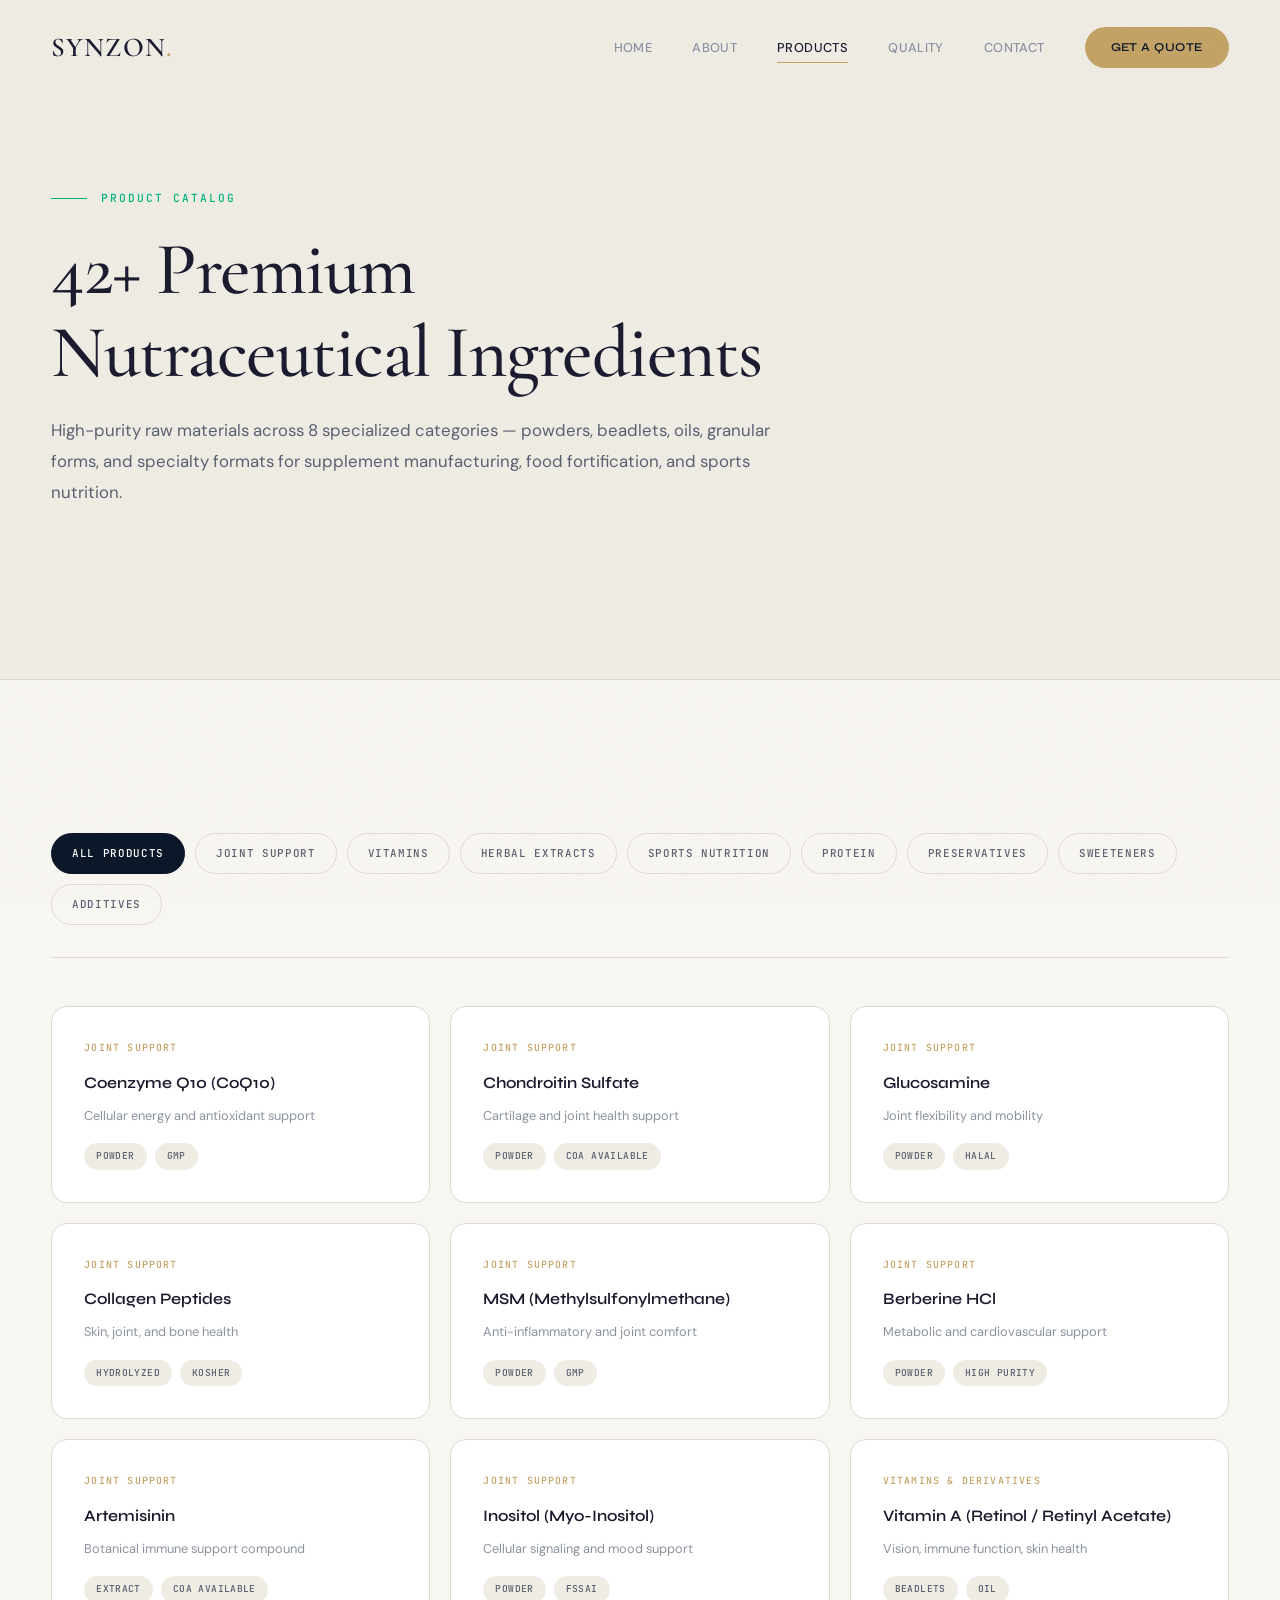
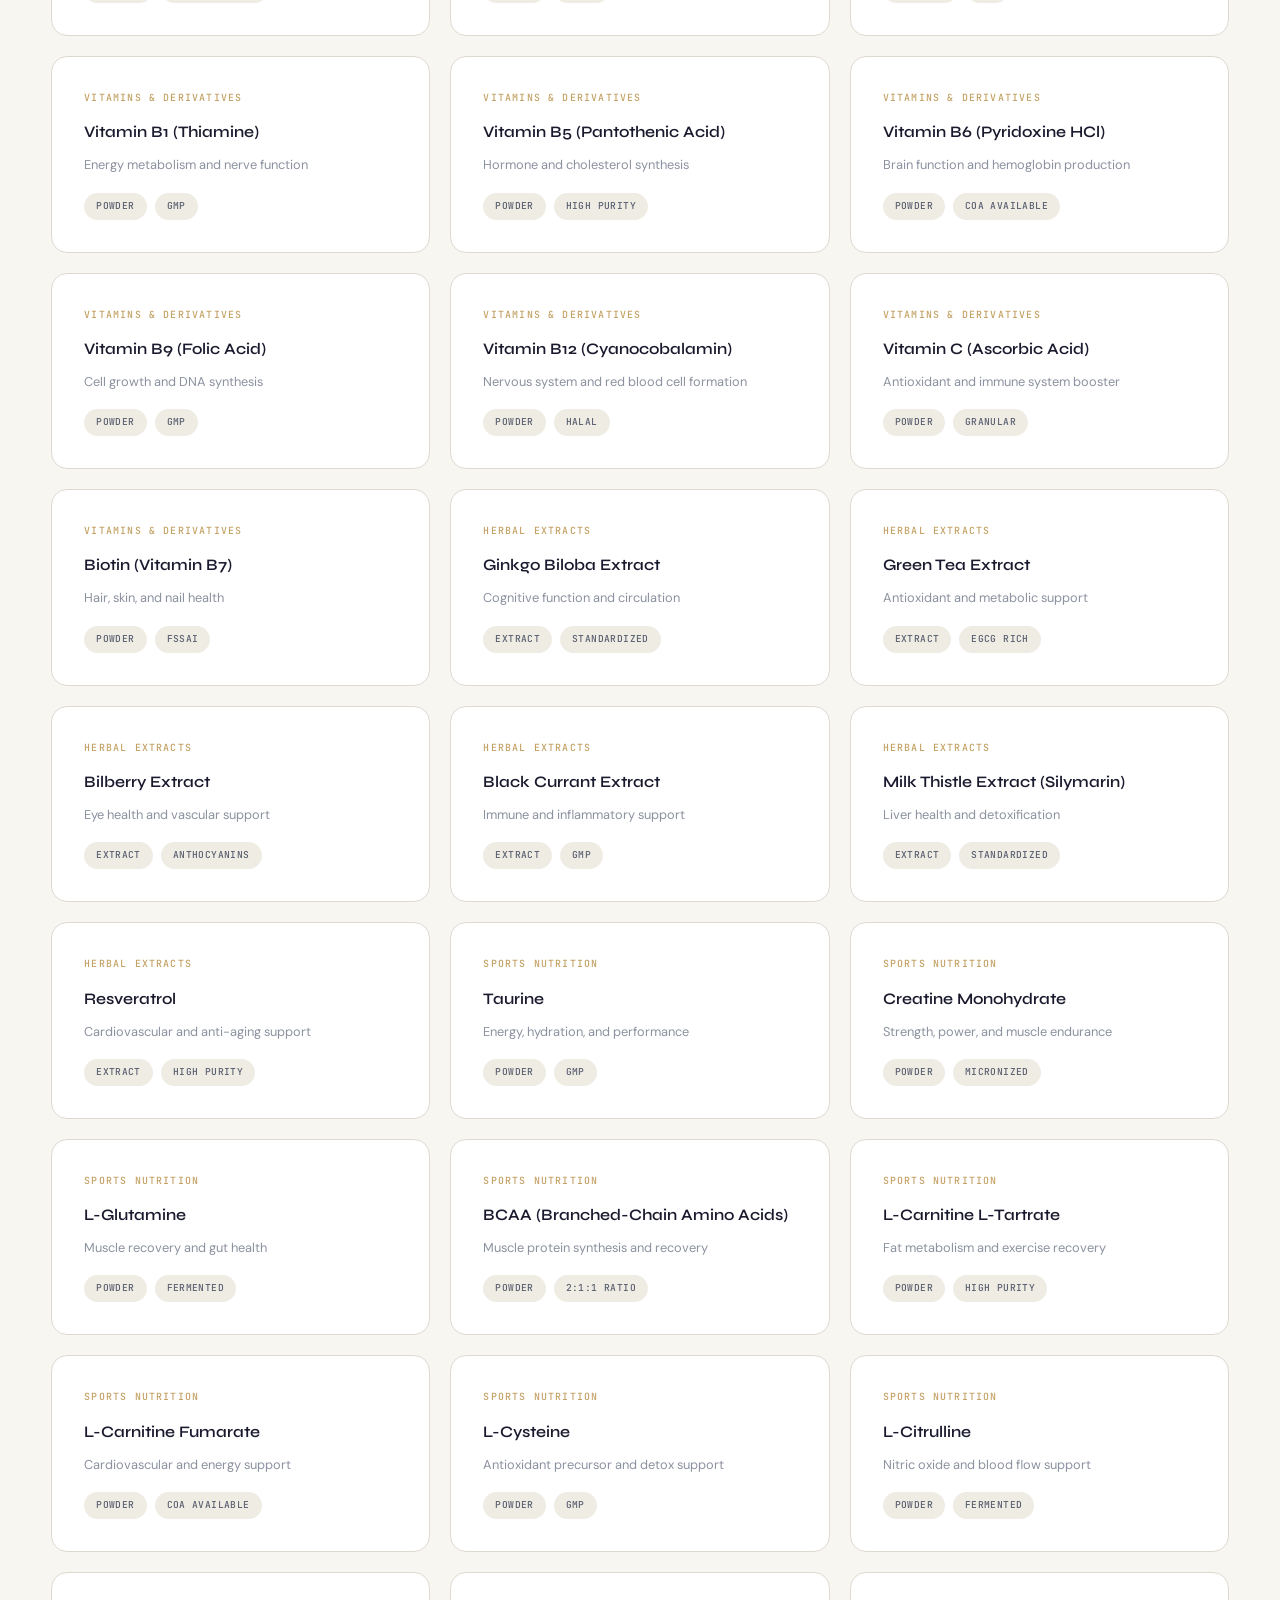
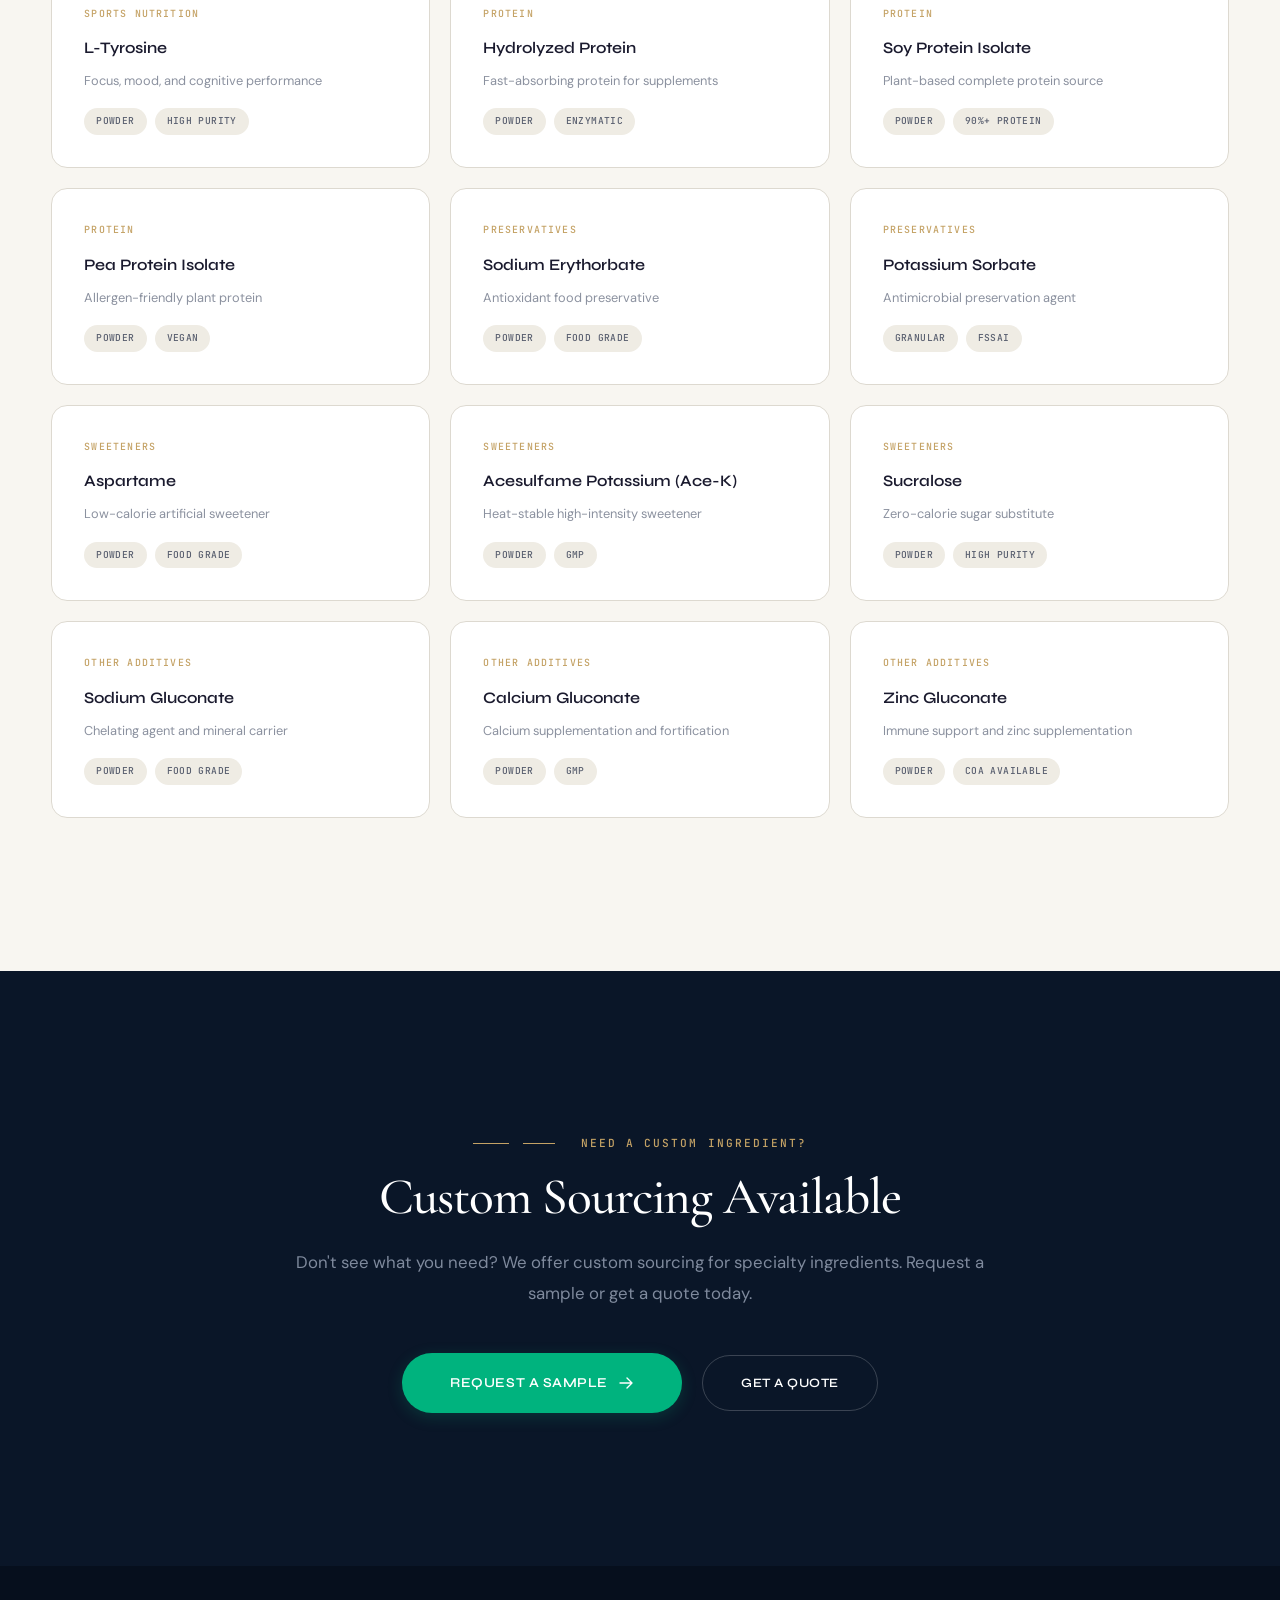
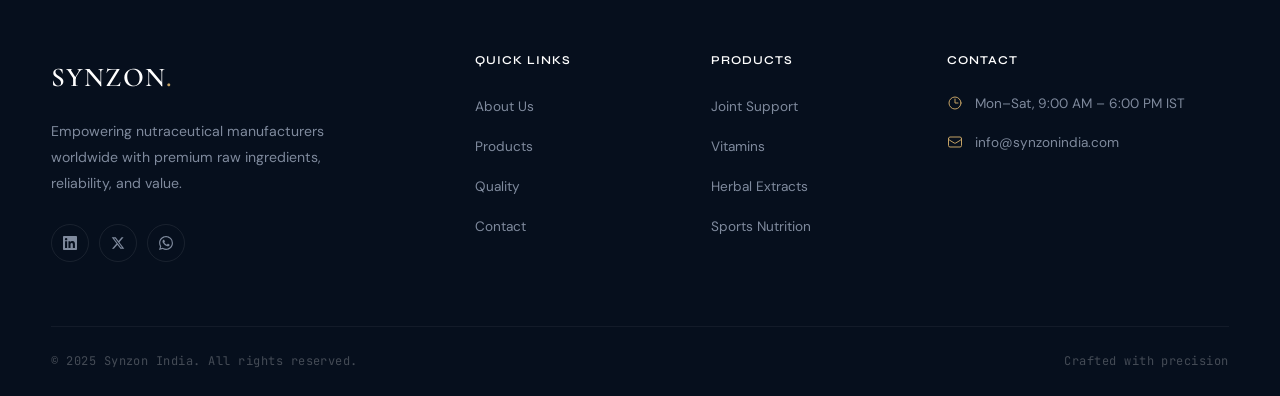
<file: products.html>
<!DOCTYPE html>
<html lang="en">
<head>
  <meta charset="UTF-8">
  <meta name="viewport" content="width=device-width, initial-scale=1.0">
  <title>Products — Synzon India | 42+ Premium Nutraceutical Ingredients</title>
  <meta name="description" content="Explore Synzon India's complete catalog of 42+ high-purity nutraceutical ingredients across 8 categories including joint support, vitamins, herbal extracts, and sports nutrition.">
  <link rel="preconnect" href="https://fonts.googleapis.com">
  <link rel="preconnect" href="https://fonts.gstatic.com" crossorigin>
  <link href="https://fonts.googleapis.com/css2?family=Cormorant+Garamond:ital,wght@0,400;0,500;0,600;1,400;1,500&family=DM+Sans:wght@300;400;500;600&family=JetBrains+Mono:wght@400;500;600&family=Syne:wght@500;600;700;800&display=swap" rel="stylesheet">
  <link rel="stylesheet" href="css/style.css">
  <link rel="icon" href="data:image/svg+xml,<svg xmlns='http://www.w3.org/2000/svg' viewBox='0 0 100 100'><text y='.9em' font-size='90'>⬡</text></svg>">
</head>
<body>

  <div class="cursor-glow"></div>

  <!-- Navigation -->
  <nav class="nav light-hero">
    <div class="nav__inner">
      <a href="index.html" class="nav__logo">SYNZON<span>.</span></a>
      <div class="nav__links">
        <a href="index.html" class="nav__link">Home</a>
        <a href="about.html" class="nav__link">About</a>
        <a href="products.html" class="nav__link active">Products</a>
        <a href="quality.html" class="nav__link">Quality</a>
        <a href="contact.html" class="nav__link">Contact</a>
        <a href="contact.html" class="nav__cta">Get a Quote</a>
      </div>
      <button class="nav__hamburger" aria-label="Toggle menu"><span></span><span></span><span></span></button>
    </div>
  </nav>
  <div class="nav__mobile">
    <a href="index.html">Home</a><a href="about.html">About</a><a href="products.html">Products</a><a href="quality.html">Quality</a><a href="contact.html">Contact</a>
  </div>

  <!-- ================ PRODUCTS HERO ================ -->
  <section class="products-hero">
    <div class="container">
      <div class="section-header reveal">
        <div class="eyebrow">Product Catalog</div>
        <h1>42+ Premium<br>Nutraceutical Ingredients</h1>
        <p class="text-lg" style="margin-top:20px;">High-purity raw materials across 8 specialized categories — powders, beadlets, oils, granular forms, and specialty formats for supplement manufacturing, food fortification, and sports nutrition.</p>
      </div>
    </div>
  </section>

  <!-- ================ PRODUCT CATALOG ================ -->
  <section style="padding: var(--section-py) 0;">
    <div class="container">
      <!-- Filter Bar -->
      <div class="filter-bar reveal">
        <button class="filter-btn active" data-filter="all">All Products</button>
        <button class="filter-btn" data-filter="joint-support">Joint Support</button>
        <button class="filter-btn" data-filter="vitamins">Vitamins</button>
        <button class="filter-btn" data-filter="herbal">Herbal Extracts</button>
        <button class="filter-btn" data-filter="sports">Sports Nutrition</button>
        <button class="filter-btn" data-filter="protein">Protein</button>
        <button class="filter-btn" data-filter="preservatives">Preservatives</button>
        <button class="filter-btn" data-filter="sweeteners">Sweeteners</button>
        <button class="filter-btn" data-filter="additives">Additives</button>
      </div>

      <!-- Products Grid -->
      <div class="products__grid stagger-children">

        <!-- ===== JOINT SUPPORT (8) ===== -->
        <div class="product-card" data-category="joint-support" style="transition: opacity .4s, transform .4s var(--ease-out-expo);">
          <div class="product-card__category">Joint Support</div>
          <div class="product-card__name">Coenzyme Q10 (CoQ10)</div>
          <div class="product-card__sub">Cellular energy and antioxidant support</div>
          <div class="product-card__tags">
            <span class="product-card__tag">Powder</span>
            <span class="product-card__tag">GMP</span>
          </div>
          <div class="product-card__hover-line"></div>
        </div>

        <div class="product-card" data-category="joint-support" style="transition: opacity .4s, transform .4s var(--ease-out-expo);">
          <div class="product-card__category">Joint Support</div>
          <div class="product-card__name">Chondroitin Sulfate</div>
          <div class="product-card__sub">Cartilage and joint health support</div>
          <div class="product-card__tags">
            <span class="product-card__tag">Powder</span>
            <span class="product-card__tag">COA Available</span>
          </div>
          <div class="product-card__hover-line"></div>
        </div>

        <div class="product-card" data-category="joint-support" style="transition: opacity .4s, transform .4s var(--ease-out-expo);">
          <div class="product-card__category">Joint Support</div>
          <div class="product-card__name">Glucosamine</div>
          <div class="product-card__sub">Joint flexibility and mobility</div>
          <div class="product-card__tags">
            <span class="product-card__tag">Powder</span>
            <span class="product-card__tag">Halal</span>
          </div>
          <div class="product-card__hover-line"></div>
        </div>

        <div class="product-card" data-category="joint-support" style="transition: opacity .4s, transform .4s var(--ease-out-expo);">
          <div class="product-card__category">Joint Support</div>
          <div class="product-card__name">Collagen Peptides</div>
          <div class="product-card__sub">Skin, joint, and bone health</div>
          <div class="product-card__tags">
            <span class="product-card__tag">Hydrolyzed</span>
            <span class="product-card__tag">Kosher</span>
          </div>
          <div class="product-card__hover-line"></div>
        </div>

        <div class="product-card" data-category="joint-support" style="transition: opacity .4s, transform .4s var(--ease-out-expo);">
          <div class="product-card__category">Joint Support</div>
          <div class="product-card__name">MSM (Methylsulfonylmethane)</div>
          <div class="product-card__sub">Anti-inflammatory and joint comfort</div>
          <div class="product-card__tags">
            <span class="product-card__tag">Powder</span>
            <span class="product-card__tag">GMP</span>
          </div>
          <div class="product-card__hover-line"></div>
        </div>

        <div class="product-card" data-category="joint-support" style="transition: opacity .4s, transform .4s var(--ease-out-expo);">
          <div class="product-card__category">Joint Support</div>
          <div class="product-card__name">Berberine HCl</div>
          <div class="product-card__sub">Metabolic and cardiovascular support</div>
          <div class="product-card__tags">
            <span class="product-card__tag">Powder</span>
            <span class="product-card__tag">High Purity</span>
          </div>
          <div class="product-card__hover-line"></div>
        </div>

        <div class="product-card" data-category="joint-support" style="transition: opacity .4s, transform .4s var(--ease-out-expo);">
          <div class="product-card__category">Joint Support</div>
          <div class="product-card__name">Artemisinin</div>
          <div class="product-card__sub">Botanical immune support compound</div>
          <div class="product-card__tags">
            <span class="product-card__tag">Extract</span>
            <span class="product-card__tag">COA Available</span>
          </div>
          <div class="product-card__hover-line"></div>
        </div>

        <div class="product-card" data-category="joint-support" style="transition: opacity .4s, transform .4s var(--ease-out-expo);">
          <div class="product-card__category">Joint Support</div>
          <div class="product-card__name">Inositol (Myo-Inositol)</div>
          <div class="product-card__sub">Cellular signaling and mood support</div>
          <div class="product-card__tags">
            <span class="product-card__tag">Powder</span>
            <span class="product-card__tag">FSSAI</span>
          </div>
          <div class="product-card__hover-line"></div>
        </div>

        <!-- ===== VITAMINS & DERIVATIVES (8) ===== -->
        <div class="product-card" data-category="vitamins" style="transition: opacity .4s, transform .4s var(--ease-out-expo);">
          <div class="product-card__category">Vitamins &amp; Derivatives</div>
          <div class="product-card__name">Vitamin A (Retinol / Retinyl Acetate)</div>
          <div class="product-card__sub">Vision, immune function, skin health</div>
          <div class="product-card__tags">
            <span class="product-card__tag">Beadlets</span>
            <span class="product-card__tag">Oil</span>
          </div>
          <div class="product-card__hover-line"></div>
        </div>

        <div class="product-card" data-category="vitamins" style="transition: opacity .4s, transform .4s var(--ease-out-expo);">
          <div class="product-card__category">Vitamins &amp; Derivatives</div>
          <div class="product-card__name">Vitamin B1 (Thiamine)</div>
          <div class="product-card__sub">Energy metabolism and nerve function</div>
          <div class="product-card__tags">
            <span class="product-card__tag">Powder</span>
            <span class="product-card__tag">GMP</span>
          </div>
          <div class="product-card__hover-line"></div>
        </div>

        <div class="product-card" data-category="vitamins" style="transition: opacity .4s, transform .4s var(--ease-out-expo);">
          <div class="product-card__category">Vitamins &amp; Derivatives</div>
          <div class="product-card__name">Vitamin B5 (Pantothenic Acid)</div>
          <div class="product-card__sub">Hormone and cholesterol synthesis</div>
          <div class="product-card__tags">
            <span class="product-card__tag">Powder</span>
            <span class="product-card__tag">High Purity</span>
          </div>
          <div class="product-card__hover-line"></div>
        </div>

        <div class="product-card" data-category="vitamins" style="transition: opacity .4s, transform .4s var(--ease-out-expo);">
          <div class="product-card__category">Vitamins &amp; Derivatives</div>
          <div class="product-card__name">Vitamin B6 (Pyridoxine HCl)</div>
          <div class="product-card__sub">Brain function and hemoglobin production</div>
          <div class="product-card__tags">
            <span class="product-card__tag">Powder</span>
            <span class="product-card__tag">COA Available</span>
          </div>
          <div class="product-card__hover-line"></div>
        </div>

        <div class="product-card" data-category="vitamins" style="transition: opacity .4s, transform .4s var(--ease-out-expo);">
          <div class="product-card__category">Vitamins &amp; Derivatives</div>
          <div class="product-card__name">Vitamin B9 (Folic Acid)</div>
          <div class="product-card__sub">Cell growth and DNA synthesis</div>
          <div class="product-card__tags">
            <span class="product-card__tag">Powder</span>
            <span class="product-card__tag">GMP</span>
          </div>
          <div class="product-card__hover-line"></div>
        </div>

        <div class="product-card" data-category="vitamins" style="transition: opacity .4s, transform .4s var(--ease-out-expo);">
          <div class="product-card__category">Vitamins &amp; Derivatives</div>
          <div class="product-card__name">Vitamin B12 (Cyanocobalamin)</div>
          <div class="product-card__sub">Nervous system and red blood cell formation</div>
          <div class="product-card__tags">
            <span class="product-card__tag">Powder</span>
            <span class="product-card__tag">Halal</span>
          </div>
          <div class="product-card__hover-line"></div>
        </div>

        <div class="product-card" data-category="vitamins" style="transition: opacity .4s, transform .4s var(--ease-out-expo);">
          <div class="product-card__category">Vitamins &amp; Derivatives</div>
          <div class="product-card__name">Vitamin C (Ascorbic Acid)</div>
          <div class="product-card__sub">Antioxidant and immune system booster</div>
          <div class="product-card__tags">
            <span class="product-card__tag">Powder</span>
            <span class="product-card__tag">Granular</span>
          </div>
          <div class="product-card__hover-line"></div>
        </div>

        <div class="product-card" data-category="vitamins" style="transition: opacity .4s, transform .4s var(--ease-out-expo);">
          <div class="product-card__category">Vitamins &amp; Derivatives</div>
          <div class="product-card__name">Biotin (Vitamin B7)</div>
          <div class="product-card__sub">Hair, skin, and nail health</div>
          <div class="product-card__tags">
            <span class="product-card__tag">Powder</span>
            <span class="product-card__tag">FSSAI</span>
          </div>
          <div class="product-card__hover-line"></div>
        </div>

        <!-- ===== HERBAL EXTRACTS (6) ===== -->
        <div class="product-card" data-category="herbal" style="transition: opacity .4s, transform .4s var(--ease-out-expo);">
          <div class="product-card__category">Herbal Extracts</div>
          <div class="product-card__name">Ginkgo Biloba Extract</div>
          <div class="product-card__sub">Cognitive function and circulation</div>
          <div class="product-card__tags">
            <span class="product-card__tag">Extract</span>
            <span class="product-card__tag">Standardized</span>
          </div>
          <div class="product-card__hover-line"></div>
        </div>

        <div class="product-card" data-category="herbal" style="transition: opacity .4s, transform .4s var(--ease-out-expo);">
          <div class="product-card__category">Herbal Extracts</div>
          <div class="product-card__name">Green Tea Extract</div>
          <div class="product-card__sub">Antioxidant and metabolic support</div>
          <div class="product-card__tags">
            <span class="product-card__tag">Extract</span>
            <span class="product-card__tag">EGCG Rich</span>
          </div>
          <div class="product-card__hover-line"></div>
        </div>

        <div class="product-card" data-category="herbal" style="transition: opacity .4s, transform .4s var(--ease-out-expo);">
          <div class="product-card__category">Herbal Extracts</div>
          <div class="product-card__name">Bilberry Extract</div>
          <div class="product-card__sub">Eye health and vascular support</div>
          <div class="product-card__tags">
            <span class="product-card__tag">Extract</span>
            <span class="product-card__tag">Anthocyanins</span>
          </div>
          <div class="product-card__hover-line"></div>
        </div>

        <div class="product-card" data-category="herbal" style="transition: opacity .4s, transform .4s var(--ease-out-expo);">
          <div class="product-card__category">Herbal Extracts</div>
          <div class="product-card__name">Black Currant Extract</div>
          <div class="product-card__sub">Immune and inflammatory support</div>
          <div class="product-card__tags">
            <span class="product-card__tag">Extract</span>
            <span class="product-card__tag">GMP</span>
          </div>
          <div class="product-card__hover-line"></div>
        </div>

        <div class="product-card" data-category="herbal" style="transition: opacity .4s, transform .4s var(--ease-out-expo);">
          <div class="product-card__category">Herbal Extracts</div>
          <div class="product-card__name">Milk Thistle Extract (Silymarin)</div>
          <div class="product-card__sub">Liver health and detoxification</div>
          <div class="product-card__tags">
            <span class="product-card__tag">Extract</span>
            <span class="product-card__tag">Standardized</span>
          </div>
          <div class="product-card__hover-line"></div>
        </div>

        <div class="product-card" data-category="herbal" style="transition: opacity .4s, transform .4s var(--ease-out-expo);">
          <div class="product-card__category">Herbal Extracts</div>
          <div class="product-card__name">Resveratrol</div>
          <div class="product-card__sub">Cardiovascular and anti-aging support</div>
          <div class="product-card__tags">
            <span class="product-card__tag">Extract</span>
            <span class="product-card__tag">High Purity</span>
          </div>
          <div class="product-card__hover-line"></div>
        </div>

        <!-- ===== SPORTS NUTRITION (10) ===== -->
        <div class="product-card" data-category="sports" style="transition: opacity .4s, transform .4s var(--ease-out-expo);">
          <div class="product-card__category">Sports Nutrition</div>
          <div class="product-card__name">Taurine</div>
          <div class="product-card__sub">Energy, hydration, and performance</div>
          <div class="product-card__tags">
            <span class="product-card__tag">Powder</span>
            <span class="product-card__tag">GMP</span>
          </div>
          <div class="product-card__hover-line"></div>
        </div>

        <div class="product-card" data-category="sports" style="transition: opacity .4s, transform .4s var(--ease-out-expo);">
          <div class="product-card__category">Sports Nutrition</div>
          <div class="product-card__name">Creatine Monohydrate</div>
          <div class="product-card__sub">Strength, power, and muscle endurance</div>
          <div class="product-card__tags">
            <span class="product-card__tag">Powder</span>
            <span class="product-card__tag">Micronized</span>
          </div>
          <div class="product-card__hover-line"></div>
        </div>

        <div class="product-card" data-category="sports" style="transition: opacity .4s, transform .4s var(--ease-out-expo);">
          <div class="product-card__category">Sports Nutrition</div>
          <div class="product-card__name">L-Glutamine</div>
          <div class="product-card__sub">Muscle recovery and gut health</div>
          <div class="product-card__tags">
            <span class="product-card__tag">Powder</span>
            <span class="product-card__tag">Fermented</span>
          </div>
          <div class="product-card__hover-line"></div>
        </div>

        <div class="product-card" data-category="sports" style="transition: opacity .4s, transform .4s var(--ease-out-expo);">
          <div class="product-card__category">Sports Nutrition</div>
          <div class="product-card__name">BCAA (Branched-Chain Amino Acids)</div>
          <div class="product-card__sub">Muscle protein synthesis and recovery</div>
          <div class="product-card__tags">
            <span class="product-card__tag">Powder</span>
            <span class="product-card__tag">2:1:1 Ratio</span>
          </div>
          <div class="product-card__hover-line"></div>
        </div>

        <div class="product-card" data-category="sports" style="transition: opacity .4s, transform .4s var(--ease-out-expo);">
          <div class="product-card__category">Sports Nutrition</div>
          <div class="product-card__name">L-Carnitine L-Tartrate</div>
          <div class="product-card__sub">Fat metabolism and exercise recovery</div>
          <div class="product-card__tags">
            <span class="product-card__tag">Powder</span>
            <span class="product-card__tag">High Purity</span>
          </div>
          <div class="product-card__hover-line"></div>
        </div>

        <div class="product-card" data-category="sports" style="transition: opacity .4s, transform .4s var(--ease-out-expo);">
          <div class="product-card__category">Sports Nutrition</div>
          <div class="product-card__name">L-Carnitine Fumarate</div>
          <div class="product-card__sub">Cardiovascular and energy support</div>
          <div class="product-card__tags">
            <span class="product-card__tag">Powder</span>
            <span class="product-card__tag">COA Available</span>
          </div>
          <div class="product-card__hover-line"></div>
        </div>

        <div class="product-card" data-category="sports" style="transition: opacity .4s, transform .4s var(--ease-out-expo);">
          <div class="product-card__category">Sports Nutrition</div>
          <div class="product-card__name">L-Cysteine</div>
          <div class="product-card__sub">Antioxidant precursor and detox support</div>
          <div class="product-card__tags">
            <span class="product-card__tag">Powder</span>
            <span class="product-card__tag">GMP</span>
          </div>
          <div class="product-card__hover-line"></div>
        </div>

        <div class="product-card" data-category="sports" style="transition: opacity .4s, transform .4s var(--ease-out-expo);">
          <div class="product-card__category">Sports Nutrition</div>
          <div class="product-card__name">L-Citrulline</div>
          <div class="product-card__sub">Nitric oxide and blood flow support</div>
          <div class="product-card__tags">
            <span class="product-card__tag">Powder</span>
            <span class="product-card__tag">Fermented</span>
          </div>
          <div class="product-card__hover-line"></div>
        </div>

        <div class="product-card" data-category="sports" style="transition: opacity .4s, transform .4s var(--ease-out-expo);">
          <div class="product-card__category">Sports Nutrition</div>
          <div class="product-card__name">L-Tyrosine</div>
          <div class="product-card__sub">Focus, mood, and cognitive performance</div>
          <div class="product-card__tags">
            <span class="product-card__tag">Powder</span>
            <span class="product-card__tag">High Purity</span>
          </div>
          <div class="product-card__hover-line"></div>
        </div>

        <!-- ===== PROTEIN (3) ===== -->
        <div class="product-card" data-category="protein" style="transition: opacity .4s, transform .4s var(--ease-out-expo);">
          <div class="product-card__category">Protein</div>
          <div class="product-card__name">Hydrolyzed Protein</div>
          <div class="product-card__sub">Fast-absorbing protein for supplements</div>
          <div class="product-card__tags">
            <span class="product-card__tag">Powder</span>
            <span class="product-card__tag">Enzymatic</span>
          </div>
          <div class="product-card__hover-line"></div>
        </div>

        <div class="product-card" data-category="protein" style="transition: opacity .4s, transform .4s var(--ease-out-expo);">
          <div class="product-card__category">Protein</div>
          <div class="product-card__name">Soy Protein Isolate</div>
          <div class="product-card__sub">Plant-based complete protein source</div>
          <div class="product-card__tags">
            <span class="product-card__tag">Powder</span>
            <span class="product-card__tag">90%+ Protein</span>
          </div>
          <div class="product-card__hover-line"></div>
        </div>

        <div class="product-card" data-category="protein" style="transition: opacity .4s, transform .4s var(--ease-out-expo);">
          <div class="product-card__category">Protein</div>
          <div class="product-card__name">Pea Protein Isolate</div>
          <div class="product-card__sub">Allergen-friendly plant protein</div>
          <div class="product-card__tags">
            <span class="product-card__tag">Powder</span>
            <span class="product-card__tag">Vegan</span>
          </div>
          <div class="product-card__hover-line"></div>
        </div>

        <!-- ===== PRESERVATIVES (2) ===== -->
        <div class="product-card" data-category="preservatives" style="transition: opacity .4s, transform .4s var(--ease-out-expo);">
          <div class="product-card__category">Preservatives</div>
          <div class="product-card__name">Sodium Erythorbate</div>
          <div class="product-card__sub">Antioxidant food preservative</div>
          <div class="product-card__tags">
            <span class="product-card__tag">Powder</span>
            <span class="product-card__tag">Food Grade</span>
          </div>
          <div class="product-card__hover-line"></div>
        </div>

        <div class="product-card" data-category="preservatives" style="transition: opacity .4s, transform .4s var(--ease-out-expo);">
          <div class="product-card__category">Preservatives</div>
          <div class="product-card__name">Potassium Sorbate</div>
          <div class="product-card__sub">Antimicrobial preservation agent</div>
          <div class="product-card__tags">
            <span class="product-card__tag">Granular</span>
            <span class="product-card__tag">FSSAI</span>
          </div>
          <div class="product-card__hover-line"></div>
        </div>

        <!-- ===== SWEETENERS (3) ===== -->
        <div class="product-card" data-category="sweeteners" style="transition: opacity .4s, transform .4s var(--ease-out-expo);">
          <div class="product-card__category">Sweeteners</div>
          <div class="product-card__name">Aspartame</div>
          <div class="product-card__sub">Low-calorie artificial sweetener</div>
          <div class="product-card__tags">
            <span class="product-card__tag">Powder</span>
            <span class="product-card__tag">Food Grade</span>
          </div>
          <div class="product-card__hover-line"></div>
        </div>

        <div class="product-card" data-category="sweeteners" style="transition: opacity .4s, transform .4s var(--ease-out-expo);">
          <div class="product-card__category">Sweeteners</div>
          <div class="product-card__name">Acesulfame Potassium (Ace-K)</div>
          <div class="product-card__sub">Heat-stable high-intensity sweetener</div>
          <div class="product-card__tags">
            <span class="product-card__tag">Powder</span>
            <span class="product-card__tag">GMP</span>
          </div>
          <div class="product-card__hover-line"></div>
        </div>

        <div class="product-card" data-category="sweeteners" style="transition: opacity .4s, transform .4s var(--ease-out-expo);">
          <div class="product-card__category">Sweeteners</div>
          <div class="product-card__name">Sucralose</div>
          <div class="product-card__sub">Zero-calorie sugar substitute</div>
          <div class="product-card__tags">
            <span class="product-card__tag">Powder</span>
            <span class="product-card__tag">High Purity</span>
          </div>
          <div class="product-card__hover-line"></div>
        </div>

        <!-- ===== OTHER ADDITIVES (3) ===== -->
        <div class="product-card" data-category="additives" style="transition: opacity .4s, transform .4s var(--ease-out-expo);">
          <div class="product-card__category">Other Additives</div>
          <div class="product-card__name">Sodium Gluconate</div>
          <div class="product-card__sub">Chelating agent and mineral carrier</div>
          <div class="product-card__tags">
            <span class="product-card__tag">Powder</span>
            <span class="product-card__tag">Food Grade</span>
          </div>
          <div class="product-card__hover-line"></div>
        </div>

        <div class="product-card" data-category="additives" style="transition: opacity .4s, transform .4s var(--ease-out-expo);">
          <div class="product-card__category">Other Additives</div>
          <div class="product-card__name">Calcium Gluconate</div>
          <div class="product-card__sub">Calcium supplementation and fortification</div>
          <div class="product-card__tags">
            <span class="product-card__tag">Powder</span>
            <span class="product-card__tag">GMP</span>
          </div>
          <div class="product-card__hover-line"></div>
        </div>

        <div class="product-card" data-category="additives" style="transition: opacity .4s, transform .4s var(--ease-out-expo);">
          <div class="product-card__category">Other Additives</div>
          <div class="product-card__name">Zinc Gluconate</div>
          <div class="product-card__sub">Immune support and zinc supplementation</div>
          <div class="product-card__tags">
            <span class="product-card__tag">Powder</span>
            <span class="product-card__tag">COA Available</span>
          </div>
          <div class="product-card__hover-line"></div>
        </div>

      </div>
    </div>
  </section>

  <!-- ================ CTA ================ -->
  <section class="dark cta-section">
    <div class="container">
      <div class="cta-section__inner reveal">
        <div class="eyebrow" style="color:var(--gold); margin-bottom:16px;">
          <span style="width:32px;height:1.5px;background:var(--gold);display:inline-block;margin-right:12px;vertical-align:middle;"></span>
          Need a Custom Ingredient?
        </div>
        <h2 style="color:#fff;">Custom Sourcing Available</h2>
        <p>Don't see what you need? We offer custom sourcing for specialty ingredients. Request a sample or get a quote today.</p>
        <div class="hero__actions" style="justify-content:center;">
          <a href="contact.html" class="btn btn--primary btn--lg btn--icon">
            Request a Sample
            <svg xmlns="http://www.w3.org/2000/svg" fill="none" viewBox="0 0 24 24" stroke-width="2" stroke="currentColor"><path stroke-linecap="round" stroke-linejoin="round" d="M13.5 4.5L21 12m0 0l-7.5 7.5M21 12H3"/></svg>
          </a>
          <a href="contact.html" class="btn btn--outline">Get a Quote</a>
        </div>
      </div>
    </div>
  </section>

  <!-- Footer -->
  <footer class="footer">
    <div class="container">
      <div class="footer__grid">
        <div class="footer__brand">
          <div class="footer__brand-name">SYNZON<span>.</span></div>
          <p>Empowering nutraceutical manufacturers worldwide with premium raw ingredients, reliability, and value.</p>
          <div class="footer__social">
            <a href="#" aria-label="LinkedIn"><svg xmlns="http://www.w3.org/2000/svg" fill="currentColor" viewBox="0 0 24 24"><path d="M20.447 20.452h-3.554v-5.569c0-1.328-.027-3.037-1.852-3.037-1.853 0-2.136 1.445-2.136 2.939v5.667H9.351V9h3.414v1.561h.046c.477-.9 1.637-1.85 3.37-1.85 3.601 0 4.267 2.37 4.267 5.455v6.286zM5.337 7.433a2.062 2.062 0 01-2.063-2.065 2.064 2.064 0 112.063 2.065zm1.782 13.019H3.555V9h3.564v11.452zM22.225 0H1.771C.792 0 0 .774 0 1.729v20.542C0 23.227.792 24 1.771 24h20.451C23.2 24 24 23.227 24 22.271V1.729C24 .774 23.2 0 22.222 0h.003z"/></svg></a>
            <a href="#" aria-label="Twitter"><svg xmlns="http://www.w3.org/2000/svg" fill="currentColor" viewBox="0 0 24 24"><path d="M18.244 2.25h3.308l-7.227 8.26 8.502 11.24H16.17l-5.214-6.817L4.99 21.75H1.68l7.73-8.835L1.254 2.25H8.08l4.713 6.231zm-1.161 17.52h1.833L7.084 4.126H5.117z"/></svg></a>
            <a href="#" aria-label="WhatsApp"><svg xmlns="http://www.w3.org/2000/svg" fill="currentColor" viewBox="0 0 24 24"><path d="M17.472 14.382c-.297-.149-1.758-.867-2.03-.967-.273-.099-.471-.148-.67.15-.197.297-.767.966-.94 1.164-.173.199-.347.223-.644.075-.297-.15-1.255-.463-2.39-1.475-.883-.788-1.48-1.761-1.653-2.059-.173-.297-.018-.458.13-.606.134-.133.298-.347.446-.52.149-.174.198-.298.298-.497.099-.198.05-.371-.025-.52-.075-.149-.669-1.612-.916-2.207-.242-.579-.487-.5-.669-.51-.173-.008-.371-.01-.57-.01-.198 0-.52.074-.792.372-.272.297-1.04 1.016-1.04 2.479 0 1.462 1.065 2.875 1.213 3.074.149.198 2.096 3.2 5.077 4.487.709.306 1.262.489 1.694.625.712.227 1.36.195 1.871.118.571-.085 1.758-.719 2.006-1.413.248-.694.248-1.289.173-1.413-.074-.124-.272-.198-.57-.347m-5.421 7.403h-.004a9.87 9.87 0 01-5.031-1.378l-.361-.214-3.741.982.998-3.648-.235-.374a9.86 9.86 0 01-1.51-5.26c.001-5.45 4.436-9.884 9.888-9.884 2.64 0 5.122 1.03 6.988 2.898a9.825 9.825 0 012.893 6.994c-.003 5.45-4.437 9.884-9.885 9.884m8.413-18.297A11.815 11.815 0 0012.05 0C5.495 0 .16 5.335.157 11.892c0 2.096.547 4.142 1.588 5.945L.057 24l6.305-1.654a11.882 11.882 0 005.683 1.448h.005c6.554 0 11.89-5.335 11.893-11.893a11.821 11.821 0 00-3.48-8.413z"/></svg></a>
          </div>
        </div>
        <div class="footer__col"><h5>Quick Links</h5><ul><li><a href="about.html">About Us</a></li><li><a href="products.html">Products</a></li><li><a href="quality.html">Quality</a></li><li><a href="contact.html">Contact</a></li></ul></div>
        <div class="footer__col"><h5>Products</h5><ul><li><a href="products.html">Joint Support</a></li><li><a href="products.html">Vitamins</a></li><li><a href="products.html">Herbal Extracts</a></li><li><a href="products.html">Sports Nutrition</a></li></ul></div>
        <div class="footer__col">
          <h5>Contact</h5>
          <div class="footer__contact-item">
            <svg xmlns="http://www.w3.org/2000/svg" fill="none" viewBox="0 0 24 24" stroke-width="1.5" stroke="currentColor"><path stroke-linecap="round" stroke-linejoin="round" d="M12 6v6h4.5m4.5 0a9 9 0 11-18 0 9 9 0 0118 0z"/></svg>
            <span>Mon–Sat, 9:00 AM – 6:00 PM IST</span>
          </div>
          <div class="footer__contact-item">
            <svg xmlns="http://www.w3.org/2000/svg" fill="none" viewBox="0 0 24 24" stroke-width="1.5" stroke="currentColor"><path stroke-linecap="round" stroke-linejoin="round" d="M21.75 6.75v10.5a2.25 2.25 0 01-2.25 2.25h-15a2.25 2.25 0 01-2.25-2.25V6.75m19.5 0A2.25 2.25 0 0019.5 4.5h-15a2.25 2.25 0 00-2.25 2.25m19.5 0v.243a2.25 2.25 0 01-1.07 1.916l-7.5 4.615a2.25 2.25 0 01-2.36 0L3.32 8.91a2.25 2.25 0 01-1.07-1.916V6.75"/></svg>
            <span>info@synzonindia.com</span>
          </div>
        </div>
      </div>
      <div class="footer__bottom">
        <span>&copy; 2025 Synzon India. All rights reserved.</span>
        <span>Crafted with precision</span>
      </div>
    </div>
  </footer>

  <button class="back-to-top" aria-label="Back to top">
    <svg xmlns="http://www.w3.org/2000/svg" fill="none" viewBox="0 0 24 24" stroke-width="2" stroke="currentColor"><path stroke-linecap="round" stroke-linejoin="round" d="M4.5 15.75l7.5-7.5 7.5 7.5"/></svg>
  </button>

  <script src="js/main.js"></script>
</body>
</html>
</file>
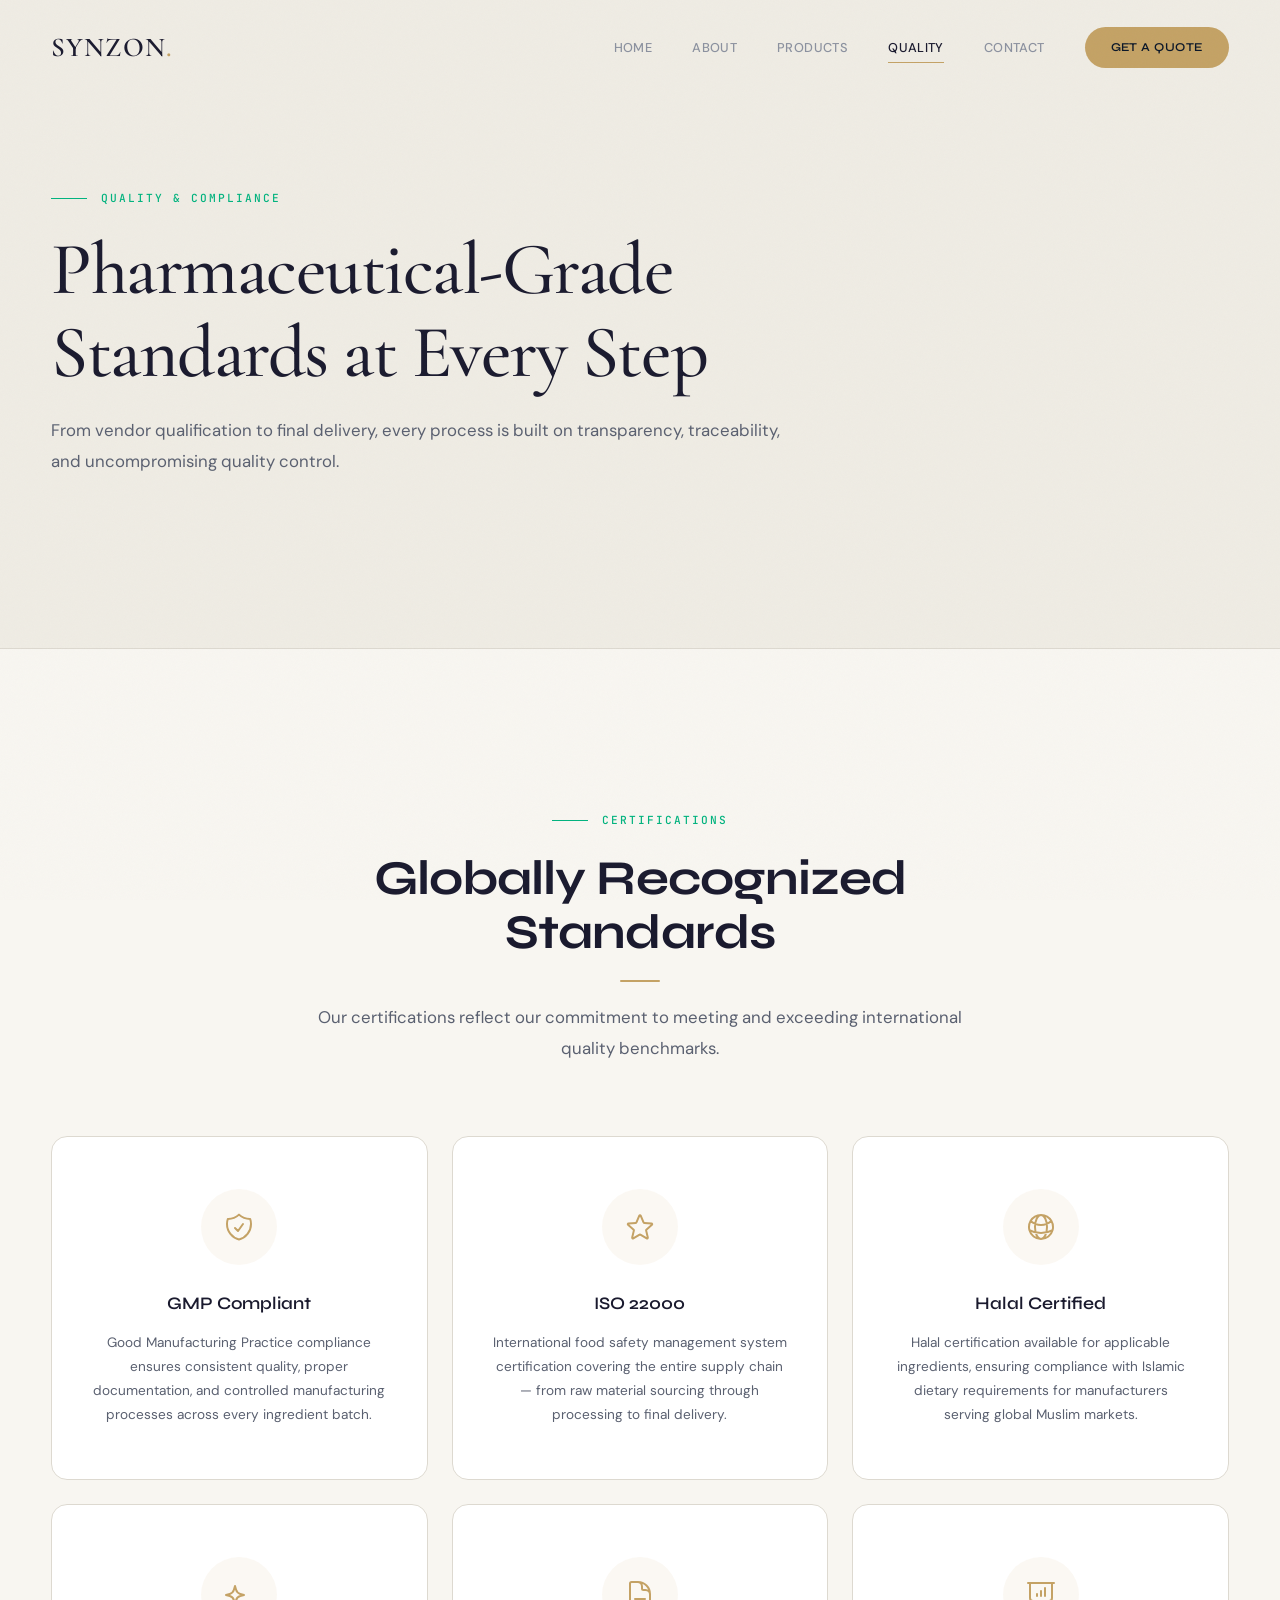
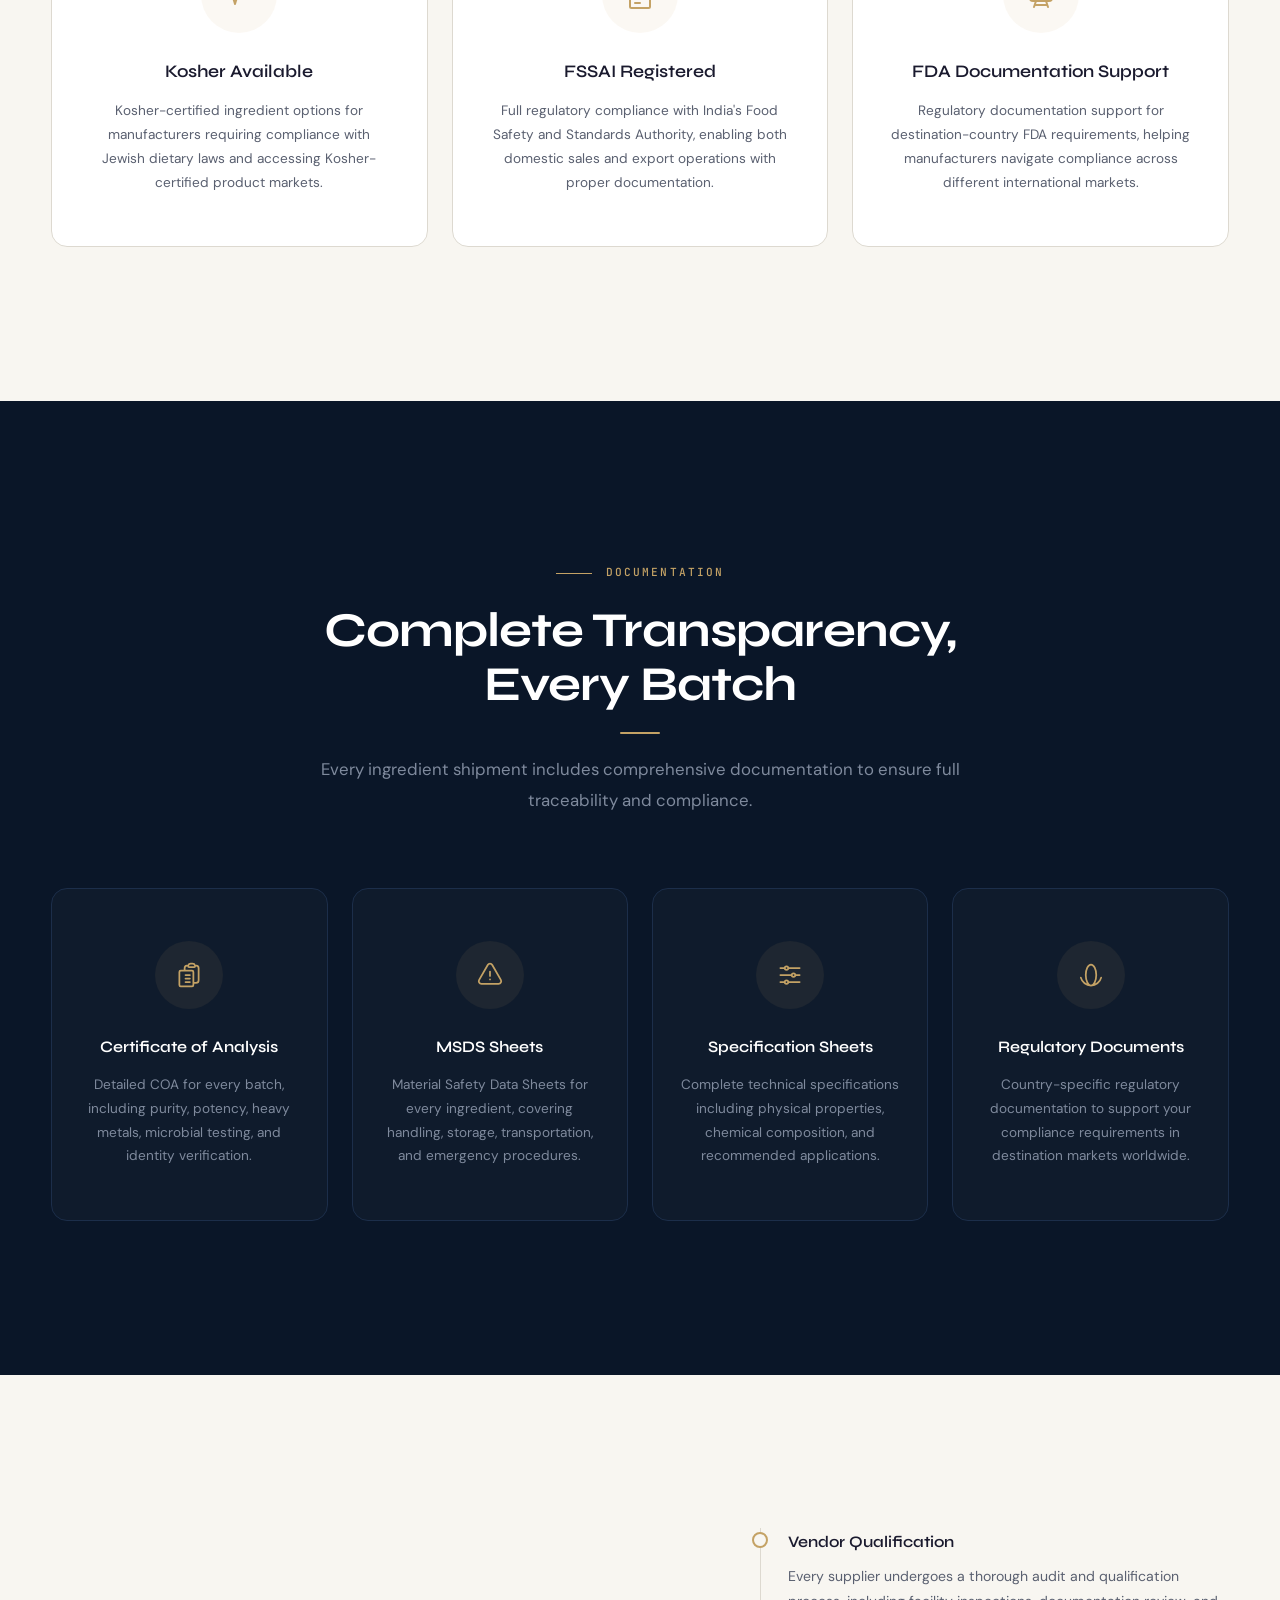
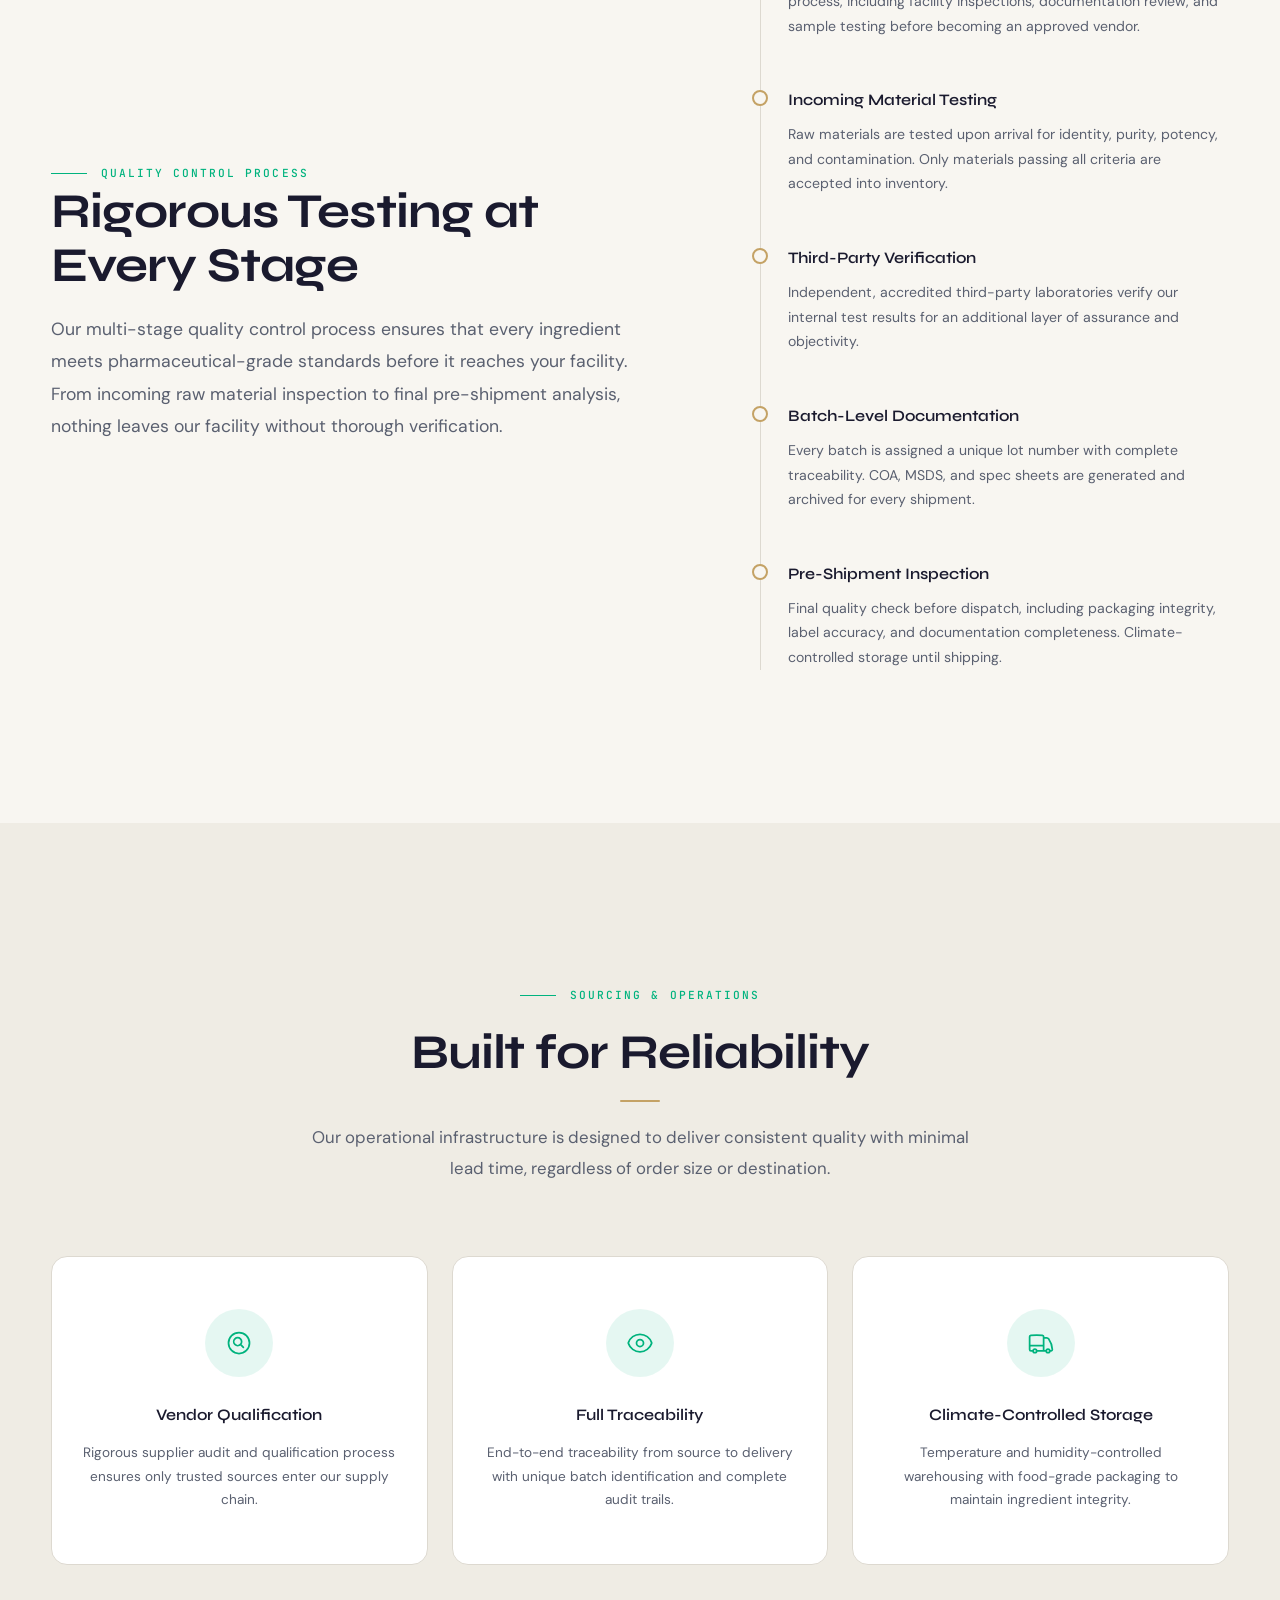
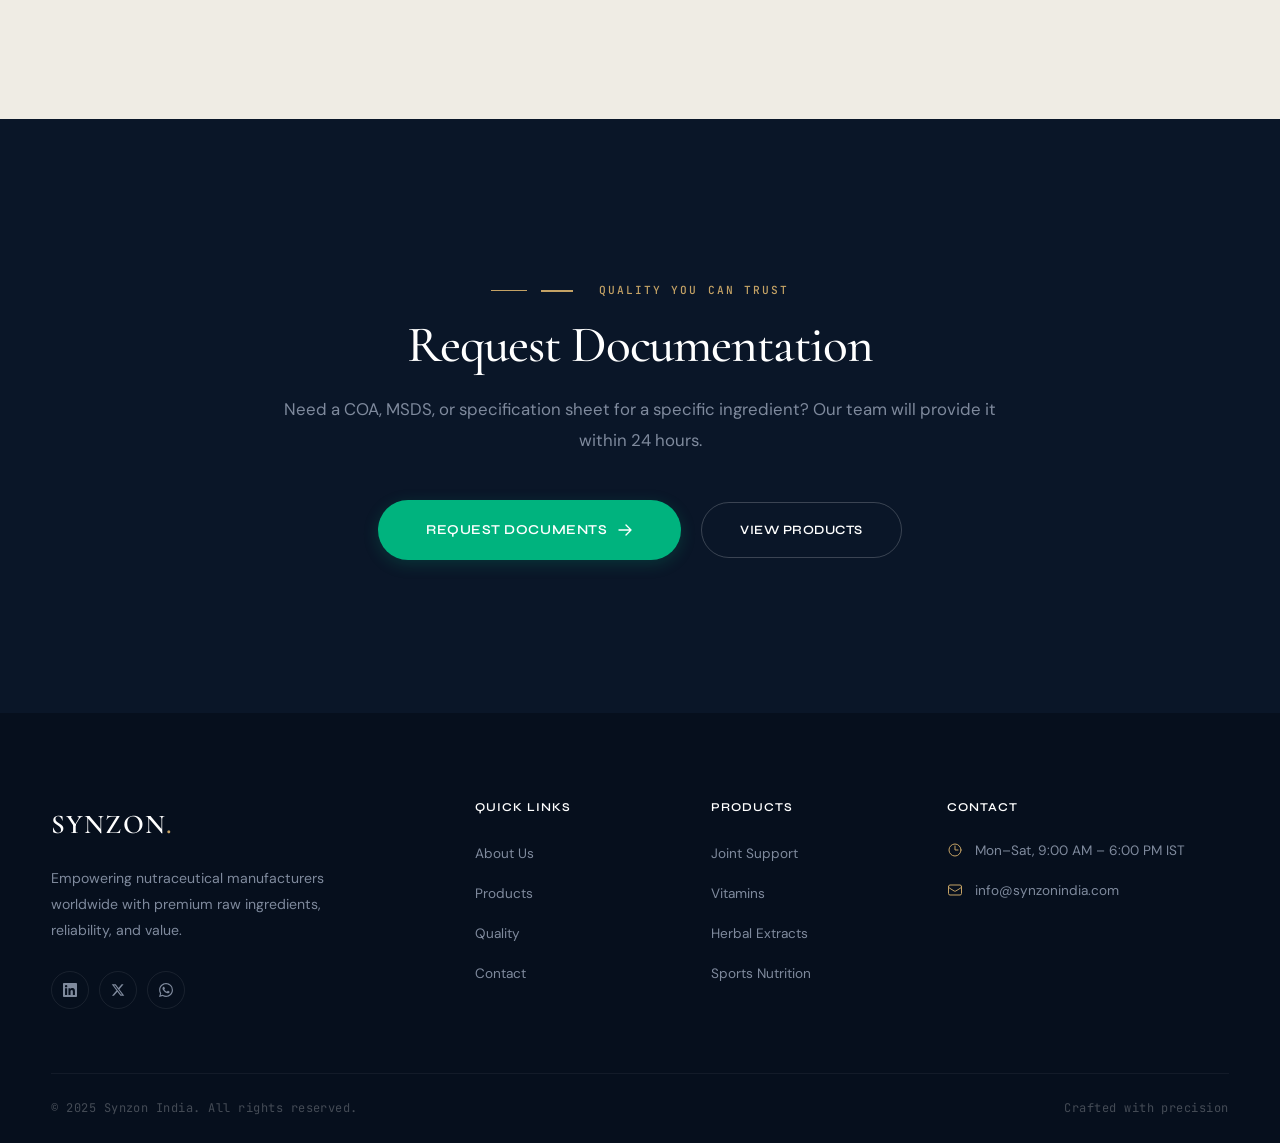
<file: quality.html>
<!DOCTYPE html>
<html lang="en">
<head>
  <meta charset="UTF-8">
  <meta name="viewport" content="width=device-width, initial-scale=1.0">
  <title>Quality &amp; Compliance — Synzon India | GMP, ISO 22000, FSSAI</title>
  <meta name="description" content="Synzon India maintains pharmaceutical-grade quality standards with GMP compliance, ISO 22000 certification, Halal & Kosher options, and FSSAI registration.">
  <link rel="preconnect" href="https://fonts.googleapis.com">
  <link rel="preconnect" href="https://fonts.gstatic.com" crossorigin>
  <link href="https://fonts.googleapis.com/css2?family=Cormorant+Garamond:ital,wght@0,400;0,500;0,600;1,400;1,500&family=DM+Sans:wght@300;400;500;600&family=JetBrains+Mono:wght@400;500;600&family=Syne:wght@500;600;700;800&display=swap" rel="stylesheet">
  <link rel="stylesheet" href="css/style.css">
  <link rel="icon" href="data:image/svg+xml,<svg xmlns='http://www.w3.org/2000/svg' viewBox='0 0 100 100'><text y='.9em' font-size='90'>⬡</text></svg>">
</head>
<body>

  <div class="cursor-glow"></div>

  <!-- Navigation -->
  <nav class="nav light-hero">
    <div class="nav__inner">
      <a href="index.html" class="nav__logo">SYNZON<span>.</span></a>
      <div class="nav__links">
        <a href="index.html" class="nav__link">Home</a>
        <a href="about.html" class="nav__link">About</a>
        <a href="products.html" class="nav__link">Products</a>
        <a href="quality.html" class="nav__link active">Quality</a>
        <a href="contact.html" class="nav__link">Contact</a>
        <a href="contact.html" class="nav__cta">Get a Quote</a>
      </div>
      <button class="nav__hamburger" aria-label="Toggle menu"><span></span><span></span><span></span></button>
    </div>
  </nav>
  <div class="nav__mobile">
    <a href="index.html">Home</a><a href="about.html">About</a><a href="products.html">Products</a><a href="quality.html">Quality</a><a href="contact.html">Contact</a>
  </div>

  <!-- ================ QUALITY HERO ================ -->
  <section class="about-hero">
    <div class="container">
      <div class="section-header reveal">
        <div class="eyebrow">Quality &amp; Compliance</div>
        <h1>Pharmaceutical-Grade<br>Standards at Every Step</h1>
        <p class="text-lg" style="margin-top:20px;">From vendor qualification to final delivery, every process is built on transparency, traceability, and uncompromising quality control.</p>
      </div>
    </div>
  </section>

  <!-- ================ CERTIFICATIONS ================ -->
  <section style="padding: var(--section-py) 0;">
    <div class="container">
      <div class="section-header centered reveal">
        <div class="eyebrow">Certifications</div>
        <h2>Globally Recognized Standards</h2>
        <p>Our certifications reflect our commitment to meeting and exceeding international quality benchmarks.</p>
      </div>

      <div class="cert__grid stagger-children">
        <div class="cert-card">
          <div class="cert-card__badge">
            <svg xmlns="http://www.w3.org/2000/svg" fill="none" viewBox="0 0 24 24" stroke-width="1.5" stroke="currentColor"><path stroke-linecap="round" stroke-linejoin="round" d="M9 12.75L11.25 15 15 9.75m-3-7.036A11.959 11.959 0 013.598 6 11.99 11.99 0 003 9.749c0 5.592 3.824 10.29 9 11.623 5.176-1.332 9-6.03 9-11.622 0-1.31-.21-2.571-.598-3.751h-.152c-3.196 0-6.1-1.248-8.25-3.285z"/></svg>
          </div>
          <div class="cert-card__title">GMP Compliant</div>
          <div class="cert-card__desc">Good Manufacturing Practice compliance ensures consistent quality, proper documentation, and controlled manufacturing processes across every ingredient batch.</div>
        </div>

        <div class="cert-card">
          <div class="cert-card__badge">
            <svg xmlns="http://www.w3.org/2000/svg" fill="none" viewBox="0 0 24 24" stroke-width="1.5" stroke="currentColor"><path stroke-linecap="round" stroke-linejoin="round" d="M11.48 3.499a.562.562 0 011.04 0l2.125 5.111a.563.563 0 00.475.345l5.518.442c.499.04.701.663.321.988l-4.204 3.602a.563.563 0 00-.182.557l1.285 5.385a.562.562 0 01-.84.61l-4.725-2.885a.563.563 0 00-.586 0L6.982 20.54a.562.562 0 01-.84-.61l1.285-5.386a.562.562 0 00-.182-.557l-4.204-3.602a.563.563 0 01.321-.988l5.518-.442a.563.563 0 00.475-.345L11.48 3.5z"/></svg>
          </div>
          <div class="cert-card__title">ISO 22000</div>
          <div class="cert-card__desc">International food safety management system certification covering the entire supply chain — from raw material sourcing through processing to final delivery.</div>
        </div>

        <div class="cert-card">
          <div class="cert-card__badge">
            <svg xmlns="http://www.w3.org/2000/svg" fill="none" viewBox="0 0 24 24" stroke-width="1.5" stroke="currentColor"><path stroke-linecap="round" stroke-linejoin="round" d="M12 21a9.004 9.004 0 008.716-6.747M12 21a9.004 9.004 0 01-8.716-6.747M12 21c2.485 0 4.5-4.03 4.5-9S14.485 3 12 3m0 18c-2.485 0-4.5-4.03-4.5-9S9.515 3 12 3m0 0a8.997 8.997 0 017.843 4.582M12 3a8.997 8.997 0 00-7.843 4.582m15.686 0A11.953 11.953 0 0112 10.5c-2.998 0-5.74-1.1-7.843-2.918m15.686 0A8.959 8.959 0 0121 12c0 .778-.099 1.533-.284 2.253m0 0A17.919 17.919 0 0112 16.5c-3.162 0-6.133-.815-8.716-2.247m0 0A9.015 9.015 0 013 12c0-1.605.42-3.113 1.157-4.418"/></svg>
          </div>
          <div class="cert-card__title">Halal Certified</div>
          <div class="cert-card__desc">Halal certification available for applicable ingredients, ensuring compliance with Islamic dietary requirements for manufacturers serving global Muslim markets.</div>
        </div>

        <div class="cert-card">
          <div class="cert-card__badge">
            <svg xmlns="http://www.w3.org/2000/svg" fill="none" viewBox="0 0 24 24" stroke-width="1.5" stroke="currentColor"><path stroke-linecap="round" stroke-linejoin="round" d="M9.813 15.904L9 18.75l-.813-2.846a4.5 4.5 0 00-3.09-3.09L2.25 12l2.846-.813a4.5 4.5 0 003.09-3.09L9 5.25l.813 2.846a4.5 4.5 0 003.09 3.09L15.75 12l-2.846.813a4.5 4.5 0 00-3.09 3.09z"/></svg>
          </div>
          <div class="cert-card__title">Kosher Available</div>
          <div class="cert-card__desc">Kosher-certified ingredient options for manufacturers requiring compliance with Jewish dietary laws and accessing Kosher-certified product markets.</div>
        </div>

        <div class="cert-card">
          <div class="cert-card__badge">
            <svg xmlns="http://www.w3.org/2000/svg" fill="none" viewBox="0 0 24 24" stroke-width="1.5" stroke="currentColor"><path stroke-linecap="round" stroke-linejoin="round" d="M19.5 14.25v-2.625a3.375 3.375 0 00-3.375-3.375h-1.5A1.125 1.125 0 0113.5 7.125v-1.5a3.375 3.375 0 00-3.375-3.375H8.25m0 12.75h7.5m-7.5 3H12M10.5 2.25H5.625c-.621 0-1.125.504-1.125 1.125v17.25c0 .621.504 1.125 1.125 1.125h12.75c.621 0 1.125-.504 1.125-1.125V11.25a9 9 0 00-9-9z"/></svg>
          </div>
          <div class="cert-card__title">FSSAI Registered</div>
          <div class="cert-card__desc">Full regulatory compliance with India's Food Safety and Standards Authority, enabling both domestic sales and export operations with proper documentation.</div>
        </div>

        <div class="cert-card">
          <div class="cert-card__badge">
            <svg xmlns="http://www.w3.org/2000/svg" fill="none" viewBox="0 0 24 24" stroke-width="1.5" stroke="currentColor"><path stroke-linecap="round" stroke-linejoin="round" d="M3.75 3v11.25A2.25 2.25 0 006 16.5h2.25M3.75 3h-1.5m1.5 0h16.5m0 0h1.5m-1.5 0v11.25A2.25 2.25 0 0118 16.5h-2.25m-7.5 0h7.5m-7.5 0l-1 3m8.5-3l1 3m0 0l.5 1.5m-.5-1.5h-9.5m0 0l-.5 1.5M9 11.25v1.5M12 9v3.75m3-6v6"/></svg>
          </div>
          <div class="cert-card__title">FDA Documentation Support</div>
          <div class="cert-card__desc">Regulatory documentation support for destination-country FDA requirements, helping manufacturers navigate compliance across different international markets.</div>
        </div>
      </div>
    </div>
  </section>

  <!-- ================ DOCUMENTATION ================ -->
  <section class="dark" style="padding: var(--section-py) 0;">
    <div class="container">
      <div class="section-header centered reveal">
        <div class="eyebrow">Documentation</div>
        <h2>Complete Transparency, Every Batch</h2>
        <p>Every ingredient shipment includes comprehensive documentation to ensure full traceability and compliance.</p>
      </div>

      <div class="quality__grid stagger-children">
        <div class="quality-card">
          <div class="quality-card__icon">
            <svg xmlns="http://www.w3.org/2000/svg" fill="none" viewBox="0 0 24 24" stroke-width="1.5" stroke="currentColor"><path stroke-linecap="round" stroke-linejoin="round" d="M9 12h3.75M9 15h3.75M9 18h3.75m3 .75H18a2.25 2.25 0 002.25-2.25V6.108c0-1.135-.845-2.098-1.976-2.192a48.424 48.424 0 00-1.123-.08m-5.801 0c-.065.21-.1.433-.1.664 0 .414.336.75.75.75h4.5a.75.75 0 00.75-.75 2.25 2.25 0 00-.1-.664m-5.8 0A2.251 2.251 0 0113.5 2.25H15c1.012 0 1.867.668 2.15 1.586m-5.8 0c-.376.023-.75.05-1.124.08C9.095 4.01 8.25 4.973 8.25 6.108V8.25m0 0H4.875c-.621 0-1.125.504-1.125 1.125v11.25c0 .621.504 1.125 1.125 1.125h9.75c.621 0 1.125-.504 1.125-1.125V9.375c0-.621-.504-1.125-1.125-1.125H8.25z"/></svg>
          </div>
          <div class="quality-card__title">Certificate of Analysis</div>
          <div class="quality-card__desc">Detailed COA for every batch, including purity, potency, heavy metals, microbial testing, and identity verification.</div>
        </div>

        <div class="quality-card">
          <div class="quality-card__icon">
            <svg xmlns="http://www.w3.org/2000/svg" fill="none" viewBox="0 0 24 24" stroke-width="1.5" stroke="currentColor"><path stroke-linecap="round" stroke-linejoin="round" d="M12 9v3.75m-9.303 3.376c-.866 1.5.217 3.374 1.948 3.374h14.71c1.73 0 2.813-1.874 1.948-3.374L13.949 3.378c-.866-1.5-3.032-1.5-3.898 0L2.697 16.126zM12 15.75h.007v.008H12v-.008z"/></svg>
          </div>
          <div class="quality-card__title">MSDS Sheets</div>
          <div class="quality-card__desc">Material Safety Data Sheets for every ingredient, covering handling, storage, transportation, and emergency procedures.</div>
        </div>

        <div class="quality-card">
          <div class="quality-card__icon">
            <svg xmlns="http://www.w3.org/2000/svg" fill="none" viewBox="0 0 24 24" stroke-width="1.5" stroke="currentColor"><path stroke-linecap="round" stroke-linejoin="round" d="M10.5 6h9.75M10.5 6a1.5 1.5 0 11-3 0m3 0a1.5 1.5 0 10-3 0M3.75 6H7.5m3 12h9.75m-9.75 0a1.5 1.5 0 01-3 0m3 0a1.5 1.5 0 00-3 0m-3.75 0H7.5m9-6h3.75m-3.75 0a1.5 1.5 0 01-3 0m3 0a1.5 1.5 0 00-3 0m-9.75 0h9.75"/></svg>
          </div>
          <div class="quality-card__title">Specification Sheets</div>
          <div class="quality-card__desc">Complete technical specifications including physical properties, chemical composition, and recommended applications.</div>
        </div>

        <div class="quality-card">
          <div class="quality-card__icon">
            <svg xmlns="http://www.w3.org/2000/svg" fill="none" viewBox="0 0 24 24" stroke-width="1.5" stroke="currentColor"><path stroke-linecap="round" stroke-linejoin="round" d="M12 21a9.004 9.004 0 008.716-6.747M12 21a9.004 9.004 0 01-8.716-6.747M12 21c2.485 0 4.5-4.03 4.5-9S14.485 3 12 3m0 18c-2.485 0-4.5-4.03-4.5-9S9.515 3 12 3"/></svg>
          </div>
          <div class="quality-card__title">Regulatory Documents</div>
          <div class="quality-card__desc">Country-specific regulatory documentation to support your compliance requirements in destination markets worldwide.</div>
        </div>
      </div>
    </div>
  </section>

  <!-- ================ QC PROCESS ================ -->
  <section style="padding: var(--section-py) 0;">
    <div class="container">
      <div class="brand-intro__grid">
        <div class="reveal--left">
          <div class="eyebrow">Quality Control Process</div>
          <h2>Rigorous Testing at Every Stage</h2>
          <p style="color: var(--text-secondary); font-size:1.1rem; line-height:1.85; margin-top:20px;">
            Our multi-stage quality control process ensures that every ingredient meets pharmaceutical-grade standards before it reaches your facility. From incoming raw material inspection to final pre-shipment analysis, nothing leaves our facility without thorough verification.
          </p>
        </div>

        <div class="reveal--right">
          <div class="timeline">
            <div class="timeline__item">
              <div class="timeline__dot"></div>
              <div class="timeline__title">Vendor Qualification</div>
              <div class="timeline__text">Every supplier undergoes a thorough audit and qualification process, including facility inspections, documentation review, and sample testing before becoming an approved vendor.</div>
            </div>
            <div class="timeline__item">
              <div class="timeline__dot"></div>
              <div class="timeline__title">Incoming Material Testing</div>
              <div class="timeline__text">Raw materials are tested upon arrival for identity, purity, potency, and contamination. Only materials passing all criteria are accepted into inventory.</div>
            </div>
            <div class="timeline__item">
              <div class="timeline__dot"></div>
              <div class="timeline__title">Third-Party Verification</div>
              <div class="timeline__text">Independent, accredited third-party laboratories verify our internal test results for an additional layer of assurance and objectivity.</div>
            </div>
            <div class="timeline__item">
              <div class="timeline__dot"></div>
              <div class="timeline__title">Batch-Level Documentation</div>
              <div class="timeline__text">Every batch is assigned a unique lot number with complete traceability. COA, MSDS, and spec sheets are generated and archived for every shipment.</div>
            </div>
            <div class="timeline__item">
              <div class="timeline__dot"></div>
              <div class="timeline__title">Pre-Shipment Inspection</div>
              <div class="timeline__text">Final quality check before dispatch, including packaging integrity, label accuracy, and documentation completeness. Climate-controlled storage until shipping.</div>
            </div>
          </div>
        </div>
      </div>
    </div>
  </section>

  <!-- ================ SOURCING & OPERATIONS ================ -->
  <section class="alt" style="padding: var(--section-py) 0;">
    <div class="container">
      <div class="section-header centered reveal">
        <div class="eyebrow">Sourcing &amp; Operations</div>
        <h2>Built for Reliability</h2>
        <p>Our operational infrastructure is designed to deliver consistent quality with minimal lead time, regardless of order size or destination.</p>
      </div>

      <div class="quality__grid stagger-children" style="grid-template-columns: repeat(3, 1fr);">
        <div class="quality-card" style="background: var(--bg-card); border-color: var(--border); color: var(--text);">
          <div class="quality-card__icon" style="background: var(--accent-glow);">
            <svg xmlns="http://www.w3.org/2000/svg" fill="none" viewBox="0 0 24 24" stroke-width="1.5" stroke="currentColor" style="color:var(--accent);"><path stroke-linecap="round" stroke-linejoin="round" d="M15.75 15.75l-2.489-2.489m0 0a3.375 3.375 0 10-4.773-4.773 3.375 3.375 0 004.774 4.774zM21 12a9 9 0 11-18 0 9 9 0 0118 0z"/></svg>
          </div>
          <div class="quality-card__title" style="color:var(--text);">Vendor Qualification</div>
          <div class="quality-card__desc" style="color:var(--text-secondary);">Rigorous supplier audit and qualification process ensures only trusted sources enter our supply chain.</div>
        </div>

        <div class="quality-card" style="background: var(--bg-card); border-color: var(--border); color: var(--text);">
          <div class="quality-card__icon" style="background: var(--accent-glow);">
            <svg xmlns="http://www.w3.org/2000/svg" fill="none" viewBox="0 0 24 24" stroke-width="1.5" stroke="currentColor" style="color:var(--accent);"><path stroke-linecap="round" stroke-linejoin="round" d="M2.036 12.322a1.012 1.012 0 010-.639C3.423 7.51 7.36 4.5 12 4.5c4.638 0 8.573 3.007 9.963 7.178.07.207.07.431 0 .639C20.577 16.49 16.64 19.5 12 19.5c-4.638 0-8.573-3.007-9.963-7.178z"/><path stroke-linecap="round" stroke-linejoin="round" d="M15 12a3 3 0 11-6 0 3 3 0 016 0z"/></svg>
          </div>
          <div class="quality-card__title" style="color:var(--text);">Full Traceability</div>
          <div class="quality-card__desc" style="color:var(--text-secondary);">End-to-end traceability from source to delivery with unique batch identification and complete audit trails.</div>
        </div>

        <div class="quality-card" style="background: var(--bg-card); border-color: var(--border); color: var(--text);">
          <div class="quality-card__icon" style="background: var(--accent-glow);">
            <svg xmlns="http://www.w3.org/2000/svg" fill="none" viewBox="0 0 24 24" stroke-width="1.5" stroke="currentColor" style="color:var(--accent);"><path stroke-linecap="round" stroke-linejoin="round" d="M8.25 18.75a1.5 1.5 0 01-3 0m3 0a1.5 1.5 0 00-3 0m3 0h6m-9 0H3.375a1.125 1.125 0 01-1.125-1.125V14.25m17.25 4.5a1.5 1.5 0 01-3 0m3 0a1.5 1.5 0 00-3 0m3 0h1.125c.621 0 1.129-.504 1.09-1.124a17.902 17.902 0 00-3.213-9.193 2.056 2.056 0 00-1.58-.86H14.25M16.5 18.75h-2.25m0-11.177v-.958c0-.568-.422-1.048-.987-1.106a48.554 48.554 0 00-10.026 0 1.106 1.106 0 00-.987 1.106v7.635m12-6.677v6.677m0 4.5v-4.5m0 0h-12"/></svg>
          </div>
          <div class="quality-card__title" style="color:var(--text);">Climate-Controlled Storage</div>
          <div class="quality-card__desc" style="color:var(--text-secondary);">Temperature and humidity-controlled warehousing with food-grade packaging to maintain ingredient integrity.</div>
        </div>
      </div>
    </div>
  </section>

  <!-- ================ CTA ================ -->
  <section class="dark cta-section">
    <div class="container">
      <div class="cta-section__inner reveal">
        <div class="eyebrow" style="color:var(--gold); margin-bottom:16px;">
          <span style="width:32px;height:1.5px;background:var(--gold);display:inline-block;margin-right:12px;vertical-align:middle;"></span>
          Quality You Can Trust
        </div>
        <h2 style="color:#fff;">Request Documentation</h2>
        <p>Need a COA, MSDS, or specification sheet for a specific ingredient? Our team will provide it within 24 hours.</p>
        <div class="hero__actions" style="justify-content:center;">
          <a href="contact.html" class="btn btn--primary btn--lg btn--icon">
            Request Documents
            <svg xmlns="http://www.w3.org/2000/svg" fill="none" viewBox="0 0 24 24" stroke-width="2" stroke="currentColor"><path stroke-linecap="round" stroke-linejoin="round" d="M13.5 4.5L21 12m0 0l-7.5 7.5M21 12H3"/></svg>
          </a>
          <a href="products.html" class="btn btn--outline">View Products</a>
        </div>
      </div>
    </div>
  </section>

  <!-- Footer -->
  <footer class="footer">
    <div class="container">
      <div class="footer__grid">
        <div class="footer__brand">
          <div class="footer__brand-name">SYNZON<span>.</span></div>
          <p>Empowering nutraceutical manufacturers worldwide with premium raw ingredients, reliability, and value.</p>
          <div class="footer__social">
            <a href="#" aria-label="LinkedIn"><svg xmlns="http://www.w3.org/2000/svg" fill="currentColor" viewBox="0 0 24 24"><path d="M20.447 20.452h-3.554v-5.569c0-1.328-.027-3.037-1.852-3.037-1.853 0-2.136 1.445-2.136 2.939v5.667H9.351V9h3.414v1.561h.046c.477-.9 1.637-1.85 3.37-1.85 3.601 0 4.267 2.37 4.267 5.455v6.286zM5.337 7.433a2.062 2.062 0 01-2.063-2.065 2.064 2.064 0 112.063 2.065zm1.782 13.019H3.555V9h3.564v11.452zM22.225 0H1.771C.792 0 0 .774 0 1.729v20.542C0 23.227.792 24 1.771 24h20.451C23.2 24 24 23.227 24 22.271V1.729C24 .774 23.2 0 22.222 0h.003z"/></svg></a>
            <a href="#" aria-label="Twitter"><svg xmlns="http://www.w3.org/2000/svg" fill="currentColor" viewBox="0 0 24 24"><path d="M18.244 2.25h3.308l-7.227 8.26 8.502 11.24H16.17l-5.214-6.817L4.99 21.75H1.68l7.73-8.835L1.254 2.25H8.08l4.713 6.231zm-1.161 17.52h1.833L7.084 4.126H5.117z"/></svg></a>
            <a href="#" aria-label="WhatsApp"><svg xmlns="http://www.w3.org/2000/svg" fill="currentColor" viewBox="0 0 24 24"><path d="M17.472 14.382c-.297-.149-1.758-.867-2.03-.967-.273-.099-.471-.148-.67.15-.197.297-.767.966-.94 1.164-.173.199-.347.223-.644.075-.297-.15-1.255-.463-2.39-1.475-.883-.788-1.48-1.761-1.653-2.059-.173-.297-.018-.458.13-.606.134-.133.298-.347.446-.52.149-.174.198-.298.298-.497.099-.198.05-.371-.025-.52-.075-.149-.669-1.612-.916-2.207-.242-.579-.487-.5-.669-.51-.173-.008-.371-.01-.57-.01-.198 0-.52.074-.792.372-.272.297-1.04 1.016-1.04 2.479 0 1.462 1.065 2.875 1.213 3.074.149.198 2.096 3.2 5.077 4.487.709.306 1.262.489 1.694.625.712.227 1.36.195 1.871.118.571-.085 1.758-.719 2.006-1.413.248-.694.248-1.289.173-1.413-.074-.124-.272-.198-.57-.347m-5.421 7.403h-.004a9.87 9.87 0 01-5.031-1.378l-.361-.214-3.741.982.998-3.648-.235-.374a9.86 9.86 0 01-1.51-5.26c.001-5.45 4.436-9.884 9.888-9.884 2.64 0 5.122 1.03 6.988 2.898a9.825 9.825 0 012.893 6.994c-.003 5.45-4.437 9.884-9.885 9.884m8.413-18.297A11.815 11.815 0 0012.05 0C5.495 0 .16 5.335.157 11.892c0 2.096.547 4.142 1.588 5.945L.057 24l6.305-1.654a11.882 11.882 0 005.683 1.448h.005c6.554 0 11.89-5.335 11.893-11.893a11.821 11.821 0 00-3.48-8.413z"/></svg></a>
          </div>
        </div>
        <div class="footer__col"><h5>Quick Links</h5><ul><li><a href="about.html">About Us</a></li><li><a href="products.html">Products</a></li><li><a href="quality.html">Quality</a></li><li><a href="contact.html">Contact</a></li></ul></div>
        <div class="footer__col"><h5>Products</h5><ul><li><a href="products.html">Joint Support</a></li><li><a href="products.html">Vitamins</a></li><li><a href="products.html">Herbal Extracts</a></li><li><a href="products.html">Sports Nutrition</a></li></ul></div>
        <div class="footer__col">
          <h5>Contact</h5>
          <div class="footer__contact-item">
            <svg xmlns="http://www.w3.org/2000/svg" fill="none" viewBox="0 0 24 24" stroke-width="1.5" stroke="currentColor"><path stroke-linecap="round" stroke-linejoin="round" d="M12 6v6h4.5m4.5 0a9 9 0 11-18 0 9 9 0 0118 0z"/></svg>
            <span>Mon–Sat, 9:00 AM – 6:00 PM IST</span>
          </div>
          <div class="footer__contact-item">
            <svg xmlns="http://www.w3.org/2000/svg" fill="none" viewBox="0 0 24 24" stroke-width="1.5" stroke="currentColor"><path stroke-linecap="round" stroke-linejoin="round" d="M21.75 6.75v10.5a2.25 2.25 0 01-2.25 2.25h-15a2.25 2.25 0 01-2.25-2.25V6.75m19.5 0A2.25 2.25 0 0019.5 4.5h-15a2.25 2.25 0 00-2.25 2.25m19.5 0v.243a2.25 2.25 0 01-1.07 1.916l-7.5 4.615a2.25 2.25 0 01-2.36 0L3.32 8.91a2.25 2.25 0 01-1.07-1.916V6.75"/></svg>
            <span>info@synzonindia.com</span>
          </div>
        </div>
      </div>
      <div class="footer__bottom">
        <span>&copy; 2025 Synzon India. All rights reserved.</span>
        <span>Crafted with precision</span>
      </div>
    </div>
  </footer>

  <button class="back-to-top" aria-label="Back to top">
    <svg xmlns="http://www.w3.org/2000/svg" fill="none" viewBox="0 0 24 24" stroke-width="2" stroke="currentColor"><path stroke-linecap="round" stroke-linejoin="round" d="M4.5 15.75l7.5-7.5 7.5 7.5"/></svg>
  </button>

  <script src="js/main.js"></script>
</body>
</html>
</file>
<file: css/style.css>
/* ============================================================
   SYNZON INDIA — Editorial Luxury + Clinical Precision
   Aesthetic: Aesop meets Vogue meets pharmaceutical elegance
   Static CSS · Zero Dependencies · Hostinger-Ready
   ============================================================ */

/* ======================== VARIABLES ========================= */
:root {
  /* Palette — refined, muted luxury */
  --primary:          #0A1628;
  --primary-rgb:      10,22,40;
  --primary-light:    #152742;
  --accent:           #00B37E;
  --accent-rgb:       0,179,126;
  --accent-dark:      #009B6E;
  --accent-glow:      rgba(0,179,126,.1);
  --gold:             #C4A265;
  --gold-rgb:         196,162,101;
  --gold-light:       #D4B87A;
  --cream:            #F5F0E8;

  /* Backgrounds */
  --bg:               #F8F6F1;
  --bg-alt:           #EFECE4;
  --bg-dark:          #0A1628;
  --bg-darker:        #060F1D;
  --bg-card:          #FFFFFF;

  /* Text */
  --text:             #1A1A2E;
  --text-secondary:   #5A6070;
  --text-tertiary:    #8B919F;
  --text-on-dark:     #E4E6EB;
  --text-on-dark-dim: #7F8A9D;

  /* Borders */
  --border:           #DDD9D0;
  --border-dark:      #1C2E4A;

  /* Typography — the heart of the aesthetic */
  --font-display:     'Cormorant Garamond', 'Georgia', serif;
  --font-heading:     'Syne', 'Helvetica Neue', sans-serif;
  --font-body:        'DM Sans', 'Helvetica Neue', sans-serif;
  --font-mono:        'JetBrains Mono', 'Fira Code', monospace;

  /* Layout */
  --section-py:       clamp(100px, 12vw, 160px);
  --container:        1320px;
  --gutter:           clamp(20px, 4vw, 56px);

  /* Easings — cinematic */
  --ease-out-expo:    cubic-bezier(.16,1,.3,1);
  --ease-out-quart:   cubic-bezier(.25,1,.5,1);
  --ease-in-out:      cubic-bezier(.65,0,.35,1);
  --ease-smooth:      cubic-bezier(.4,0,.2,1);

  /* Radius */
  --r-sm:  4px;
  --r-md:  10px;
  --r-lg:  16px;
  --r-xl:  24px;
  --r-full:9999px;
}

/* ========================= RESET ============================ */
*,*::before,*::after { margin:0; padding:0; box-sizing:border-box; }
html {
  scroll-behavior: smooth;
  -webkit-font-smoothing: antialiased;
  -moz-osx-font-smoothing: grayscale;
  font-size: 16px;
}
body {
  font-family: var(--font-body);
  color: var(--text);
  background: var(--bg);
  line-height: 1.75;
  overflow-x: hidden;
  position: relative;
}
img, video, svg { display:block; max-width:100%; height:auto; }
a { color:inherit; text-decoration:none; }
button { font:inherit; cursor:pointer; border:none; background:none; }
ul,ol { list-style:none; }
input,textarea,select { font:inherit; }
::selection { background:rgba(var(--gold-rgb),.2); color:var(--primary); }

/* ==================== GRAIN OVERLAY ========================= */
/* Subtle film grain for tactile depth */
body::after {
  content: '';
  position: fixed;
  inset: 0;
  z-index: 9998;
  pointer-events: none;
  opacity: .028;
  background-image: url("data:image/svg+xml,%3Csvg viewBox='0 0 512 512' xmlns='http://www.w3.org/2000/svg'%3E%3Cfilter id='n'%3E%3CfeTurbulence type='fractalNoise' baseFrequency='.75' numOctaves='4' stitchTiles='stitch'/%3E%3C/filter%3E%3Crect width='100%25' height='100%25' filter='url(%23n)'/%3E%3C/svg%3E");
  background-repeat: repeat;
  background-size: 256px 256px;
}

/* ==================== CUSTOM SCROLLBAR ====================== */
::-webkit-scrollbar { width: 6px; }
::-webkit-scrollbar-track { background: var(--bg); }
::-webkit-scrollbar-thumb {
  background: rgba(var(--primary-rgb),.18);
  border-radius: 8px;
}
::-webkit-scrollbar-thumb:hover { background: rgba(var(--primary-rgb),.35); }
html { scrollbar-width: thin; scrollbar-color: rgba(var(--primary-rgb),.18) var(--bg); }

/* ====================== TYPOGRAPHY ========================== */
h1,h2,h3,h4,h5,h6 {
  font-family: var(--font-heading);
  font-weight: 700;
  line-height: 1.12;
  color: var(--text);
  letter-spacing: -0.02em;
}
/* Display — editorial serif for the biggest headings */
.display, .hero h1 {
  font-family: var(--font-display);
  font-weight: 500;
  letter-spacing: -0.03em;
  line-height: 1.05;
}
.h1, h1 { font-size: clamp(2.8rem, 5.8vw, 5.5rem); }
.h2, h2 { font-size: clamp(2rem, 3.8vw, 3.2rem); }
.h3, h3 { font-size: clamp(1.5rem, 2.2vw, 2rem); }
.h4, h4 { font-size: clamp(1.2rem, 1.6vw, 1.4rem); }
.h5, h5 { font-size: 1.05rem; }
.h6, h6 { font-size: .9rem; }

.text-lg { font-size: clamp(1.05rem, 1.3vw, 1.2rem); }
.text-sm { font-size: .875rem; }
.text-xs { font-size: .75rem; }

/* Eyebrow labels — mono + uppercase = precision */
.eyebrow {
  font-family: var(--font-mono);
  font-size: .7rem;
  font-weight: 500;
  letter-spacing: .18em;
  text-transform: uppercase;
  color: var(--accent);
  display: inline-flex;
  align-items: center;
  gap: 14px;
}
.eyebrow::before {
  content: '';
  width: 36px;
  height: 1px;
  background: var(--accent);
}

.text-gradient {
  background: linear-gradient(135deg, var(--accent), #00D4AA, var(--gold));
  -webkit-background-clip: text;
  -webkit-text-fill-color: transparent;
  background-clip: text;
}

p + p { margin-top: 1em; }

/* ======================= LAYOUT ============================= */
.container {
  width: 100%;
  max-width: var(--container);
  margin: 0 auto;
  padding: 0 var(--gutter);
}
.container--narrow { max-width: 900px; }
.container--wide   { max-width: 1480px; }

section {
  padding: var(--section-py) 0;
  position: relative;
}
section.dark {
  background: var(--bg-dark);
  color: var(--text-on-dark);
}
section.dark h1,
section.dark h2,
section.dark h3,
section.dark h4,
section.dark h5 { color: #fff; }
section.dark .eyebrow { color: var(--gold); }
section.dark .eyebrow::before { background: var(--gold); }
section.alt { background: var(--bg-alt); }

.grid { display:grid; gap:32px; }

.text-center { text-align:center; }

.section-header {
  max-width: 680px;
  margin-bottom: 72px;
}
.section-header.centered {
  margin-left: auto;
  margin-right: auto;
  text-align: center;
}
.section-header .eyebrow { margin-bottom: 20px; }
.section-header h2 { margin-bottom: 20px; }
.section-header p {
  color: var(--text-secondary);
  font-size: 1.05rem;
  line-height: 1.85;
}
section.dark .section-header p { color: var(--text-on-dark-dim); }

/* Accent line under section headings */
.section-header h2::after {
  content: '';
  display: block;
  width: 40px;
  height: 2px;
  background: var(--gold);
  margin-top: 20px;
  border-radius: 1px;
}
.section-header.centered h2::after {
  margin-left: auto;
  margin-right: auto;
}

/* ==================== PRELOADER ============================= */
.preloader {
  position: fixed;
  inset: 0;
  z-index: 10000;
  background: var(--primary);
  display: flex;
  flex-direction: column;
  align-items: center;
  justify-content: center;
  transition: opacity .8s var(--ease-out-expo), visibility .8s;
}
.preloader.hidden {
  opacity: 0;
  visibility: hidden;
  pointer-events: none;
}
.preloader__logo {
  font-family: var(--font-display);
  font-size: 2.8rem;
  font-weight: 500;
  color: #fff;
  letter-spacing: .06em;
  margin-bottom: 40px;
  opacity: 0;
  transform: translateY(20px);
  animation: preloaderFadeIn .8s var(--ease-out-expo) .2s forwards;
}
.preloader__logo span { color: var(--gold); }
.preloader__bar {
  width: 160px;
  height: 1px;
  background: rgba(255,255,255,.08);
  overflow: hidden;
  opacity: 0;
  animation: preloaderFadeIn .6s var(--ease-out-expo) .5s forwards;
}
.preloader__bar-inner {
  height: 100%;
  width: 0;
  background: linear-gradient(90deg, var(--gold), var(--accent));
  animation: preloaderBar 1.6s var(--ease-in-out) .6s forwards;
}
@keyframes preloaderFadeIn { to { opacity:1; transform:translateY(0); } }
@keyframes preloaderBar { to { width:100%; } }

/* ==================== NAVIGATION ============================ */
.nav {
  position: fixed;
  top: 0;
  left: 0;
  right: 0;
  z-index: 1000;
  padding: 24px 0;
  transition: all .6s var(--ease-out-expo);
}
.nav.scrolled {
  background: rgba(248,246,241,.88);
  backdrop-filter: blur(24px) saturate(180%);
  -webkit-backdrop-filter: blur(24px) saturate(180%);
  border-bottom: 1px solid rgba(var(--primary-rgb),.06);
  padding: 16px 0;
}
.nav__inner {
  display: flex;
  align-items: center;
  justify-content: space-between;
  max-width: var(--container);
  margin: 0 auto;
  padding: 0 var(--gutter);
}
.nav__logo {
  font-family: var(--font-display);
  font-size: 1.7rem;
  font-weight: 600;
  color: #fff;
  letter-spacing: .04em;
  transition: color .4s;
  z-index: 1001;
}
.nav__logo span { color: var(--gold); transition: color .4s; }
.nav.scrolled .nav__logo { color: var(--text); }
.nav.light-hero .nav__logo { color: var(--text); }

.nav__links {
  display: flex;
  align-items: center;
  gap: 40px;
}
.nav__link {
  font-family: var(--font-body);
  font-size: .8rem;
  font-weight: 500;
  color: rgba(255,255,255,.6);
  transition: color .35s;
  position: relative;
  letter-spacing: .03em;
  text-transform: uppercase;
}
.nav__link::after {
  content: '';
  position: absolute;
  bottom: -4px;
  left: 0;
  width: 0;
  height: 1px;
  background: var(--gold);
  transition: width .5s var(--ease-out-expo);
}
.nav__link:hover, .nav__link.active { color: #fff; }
.nav__link:hover::after, .nav__link.active::after { width: 100%; }

.nav.scrolled .nav__link { color: var(--text-tertiary); }
.nav.scrolled .nav__link:hover, .nav.scrolled .nav__link.active { color: var(--text); }
.nav.light-hero .nav__link { color: var(--text-tertiary); }
.nav.light-hero .nav__link:hover, .nav.light-hero .nav__link.active { color: var(--text); }

.nav__cta {
  font-family: var(--font-heading);
  font-size: .75rem;
  font-weight: 600;
  color: var(--primary);
  background: var(--gold);
  padding: 10px 26px;
  border-radius: var(--r-full);
  letter-spacing: .04em;
  text-transform: uppercase;
  transition: all .4s var(--ease-out-expo);
}
.nav__cta:hover {
  background: var(--gold-light);
  transform: translateY(-1px);
  box-shadow: 0 6px 20px rgba(var(--gold-rgb),.3);
}

/* Hamburger */
.nav__hamburger {
  display: none;
  flex-direction: column;
  gap: 6px;
  width: 28px;
  z-index: 1001;
}
.nav__hamburger span {
  display: block;
  width: 100%;
  height: 1.5px;
  background: #fff;
  border-radius: 2px;
  transition: all .4s var(--ease-out-expo);
}
.nav.scrolled .nav__hamburger span,
.nav.light-hero .nav__hamburger span { background: var(--text); }
.nav__hamburger.open span:nth-child(1) { transform: translateY(7.5px) rotate(45deg); }
.nav__hamburger.open span:nth-child(2) { opacity:0; transform:scaleX(0); }
.nav__hamburger.open span:nth-child(3) { transform: translateY(-7.5px) rotate(-45deg); }

/* Mobile nav */
.nav__mobile {
  position: fixed;
  inset: 0;
  background: var(--primary);
  z-index: 999;
  display: flex;
  flex-direction: column;
  align-items: center;
  justify-content: center;
  gap: 24px;
  opacity: 0;
  visibility: hidden;
  transition: all .5s var(--ease-out-expo);
}
.nav__mobile.open { opacity:1; visibility:visible; }
.nav__mobile a {
  font-family: var(--font-display);
  font-size: 2.4rem;
  font-weight: 500;
  color: rgba(255,255,255,.5);
  transition: color .3s, transform .5s var(--ease-out-expo);
  transform: translateY(24px);
  opacity: 0;
  letter-spacing: .02em;
}
.nav__mobile.open a { transform: translateY(0); opacity: 1; }
.nav__mobile.open a:nth-child(1) { transition-delay:.08s; }
.nav__mobile.open a:nth-child(2) { transition-delay:.14s; }
.nav__mobile.open a:nth-child(3) { transition-delay:.2s; }
.nav__mobile.open a:nth-child(4) { transition-delay:.26s; }
.nav__mobile.open a:nth-child(5) { transition-delay:.32s; }
.nav__mobile.open a:nth-child(6) { transition-delay:.38s; }
.nav__mobile a:hover { color:#fff; }

/* ====================== HERO ================================ */
.hero {
  min-height: 100vh;
  display: flex;
  align-items: center;
  position: relative;
  background: var(--primary);
  overflow: hidden;
  padding-top: 100px;
}
.hero__bg {
  position: absolute;
  inset: 0;
  overflow: hidden;
}
.hero__gradient {
  position: absolute;
  inset: 0;
  background:
    radial-gradient(ellipse 70% 55% at 65% 35%, rgba(var(--accent-rgb),.07) 0%, transparent 70%),
    radial-gradient(ellipse 50% 70% at 25% 75%, rgba(var(--gold-rgb),.05) 0%, transparent 60%),
    linear-gradient(170deg, rgba(var(--primary-rgb),.9) 0%, var(--primary) 100%);
}
.hero__pattern {
  position: absolute;
  inset: 0;
  background-image:
    radial-gradient(circle at 1px 1px, rgba(255,255,255,.025) 1px, transparent 0);
  background-size: 56px 56px;
}

/* Floating orbs */
.hero__orb {
  position: absolute;
  border-radius: 50%;
  filter: blur(100px);
  opacity: .12;
  animation: orbFloat 25s ease-in-out infinite;
}
.hero__orb--1 {
  width: 600px; height: 600px;
  background: var(--accent);
  top: -15%; right: -8%;
}
.hero__orb--2 {
  width: 450px; height: 450px;
  background: var(--gold);
  bottom: -15%; left: -8%;
  animation-delay: -8s;
}
.hero__orb--3 {
  width: 350px; height: 350px;
  background: #4A7BD9;
  top: 35%; left: 25%;
  animation-delay: -16s;
}
@keyframes orbFloat {
  0%,100% { transform: translate(0,0) scale(1); }
  33%     { transform: translate(40px,-40px) scale(1.06); }
  66%     { transform: translate(-25px,25px) scale(.94); }
}

.hero__content {
  position: relative;
  z-index: 2;
  max-width: 820px;
}
.hero__eyebrow {
  font-family: var(--font-mono);
  font-size: .7rem;
  font-weight: 500;
  letter-spacing: .2em;
  text-transform: uppercase;
  color: var(--gold);
  margin-bottom: 28px;
  display: flex;
  align-items: center;
  gap: 14px;
}
.hero__eyebrow::before {
  content: '';
  width: 44px;
  height: 1px;
  background: var(--gold);
}
.hero h1 {
  color: #fff;
  margin-bottom: 28px;
  line-height: 1.02;
  font-size: clamp(3.2rem, 6.5vw, 6.5rem);
}
.hero h1 .accent {
  color: var(--accent);
  font-style: italic;
}
.hero__sub {
  font-size: clamp(1rem, 1.3vw, 1.15rem);
  color: var(--text-on-dark-dim);
  line-height: 1.85;
  max-width: 540px;
  margin-bottom: 44px;
}
.hero__actions {
  display: flex;
  align-items: center;
  gap: 20px;
  flex-wrap: wrap;
}

/* Scroll indicator */
.hero__scroll {
  position: absolute;
  bottom: 44px;
  left: 50%;
  transform: translateX(-50%);
  z-index: 2;
  display: flex;
  flex-direction: column;
  align-items: center;
  gap: 10px;
  color: rgba(255,255,255,.25);
  font-size: .65rem;
  letter-spacing: .2em;
  text-transform: uppercase;
  font-family: var(--font-mono);
}
.hero__scroll-line {
  width: 1px;
  height: 52px;
  background: rgba(255,255,255,.1);
  position: relative;
  overflow: hidden;
}
.hero__scroll-line::after {
  content: '';
  position: absolute;
  top: -100%;
  left: 0;
  width: 100%;
  height: 100%;
  background: var(--gold);
  animation: scrollLine 2.2s var(--ease-in-out) infinite;
}
@keyframes scrollLine {
  0%   { top:-100%; }
  100% { top:100%; }
}

.hero--short {
  min-height: 60vh;
  padding-top: 140px;
  padding-bottom: 80px;
}

/* ======================= BUTTONS ============================ */
.btn {
  display: inline-flex;
  align-items: center;
  justify-content: center;
  gap: 10px;
  font-family: var(--font-heading);
  font-size: .8rem;
  font-weight: 600;
  padding: 16px 38px;
  border-radius: var(--r-full);
  transition: all .45s var(--ease-out-expo);
  position: relative;
  overflow: hidden;
  letter-spacing: .04em;
  text-transform: uppercase;
}
.btn:hover { transform: translateY(-2px); }
.btn:active { transform: translateY(0) scale(.98); }

.btn--primary {
  background: var(--accent);
  color: #fff;
  box-shadow: 0 4px 16px rgba(var(--accent-rgb),.2);
}
.btn--primary:hover {
  background: var(--accent-dark);
  box-shadow: 0 10px 36px rgba(var(--accent-rgb),.3);
}

.btn--gold {
  background: var(--gold);
  color: var(--primary);
}
.btn--gold:hover {
  background: var(--gold-light);
  box-shadow: 0 10px 36px rgba(var(--gold-rgb),.3);
}

.btn--outline {
  background: transparent;
  color: #fff;
  border: 1px solid rgba(255,255,255,.2);
}
.btn--outline:hover {
  border-color: rgba(255,255,255,.45);
  background: rgba(255,255,255,.04);
}
.btn--outline-dark {
  background: transparent;
  color: var(--text);
  border: 1px solid var(--border);
}
.btn--outline-dark:hover {
  border-color: var(--gold);
  color: var(--gold);
}

.btn--secondary {
  background: var(--primary);
  color: #fff;
}
.btn--secondary:hover {
  background: var(--primary-light);
  box-shadow: 0 10px 36px rgba(var(--primary-rgb),.25);
}

.btn--sm { padding: 10px 24px; font-size:.72rem; }
.btn--lg { padding: 18px 48px; font-size:.85rem; }

.btn--icon svg {
  width: 16px; height: 16px;
  transition: transform .35s var(--ease-out-expo);
}
.btn--icon:hover svg { transform: translateX(4px); }

/* =================== MARQUEE BAND =========================== */
.marquee {
  overflow: hidden;
  padding: 20px 0;
  border-top: 1px solid var(--border);
  border-bottom: 1px solid var(--border);
  background: var(--bg);
  position: relative;
}
.marquee.dark {
  border-color: var(--border-dark);
  background: var(--bg-dark);
}
.marquee__track {
  display: flex;
  width: max-content;
  animation: marqueeScroll 40s linear infinite;
}
.marquee:hover .marquee__track {
  animation-play-state: paused;
}
.marquee__item {
  display: flex;
  align-items: center;
  gap: 32px;
  padding: 0 32px;
  white-space: nowrap;
  font-family: var(--font-heading);
  font-size: .75rem;
  font-weight: 600;
  letter-spacing: .1em;
  text-transform: uppercase;
  color: var(--text-tertiary);
}
.marquee.dark .marquee__item { color: var(--text-on-dark-dim); }
.marquee__item .dot {
  width: 4px;
  height: 4px;
  background: var(--gold);
  border-radius: 50%;
  flex-shrink: 0;
}
@keyframes marqueeScroll {
  0%   { transform: translateX(0); }
  100% { transform: translateX(-50%); }
}

/* =================== BRAND INTRO ============================ */
.brand-intro {
  padding: var(--section-py) 0;
}
.brand-intro__grid {
  display: grid;
  grid-template-columns: 1.1fr 0.9fr;
  gap: 100px;
  align-items: center;
}
.brand-intro__text p {
  color: var(--text-secondary);
  font-size: 1.05rem;
  line-height: 1.9;
}
.brand-intro__text h2 { margin-bottom: 24px; }
.brand-intro__text .eyebrow { margin-bottom: 20px; }

/* Stats — refined glass cards */
.stats {
  display: grid;
  grid-template-columns: repeat(2, 1fr);
  gap: 20px;
}
.stat {
  padding: 32px;
  background: rgba(255,255,255,.6);
  backdrop-filter: blur(12px);
  border: 1px solid rgba(var(--primary-rgb),.06);
  border-radius: var(--r-lg);
  transition: all .5s var(--ease-out-expo);
  position: relative;
  overflow: hidden;
}
.stat::before {
  content: '';
  position: absolute;
  top: 0;
  left: 0;
  right: 0;
  height: 2px;
  background: linear-gradient(90deg, var(--gold), var(--accent));
  transform: scaleX(0);
  transform-origin: left;
  transition: transform .5s var(--ease-out-expo);
}
.stat:hover::before { transform: scaleX(1); }
.stat:hover {
  transform: translateY(-4px);
  box-shadow: 0 20px 48px rgba(var(--primary-rgb),.06);
}
.stat__number {
  font-family: var(--font-display);
  font-size: 3rem;
  font-weight: 500;
  color: var(--primary);
  line-height: 1;
  margin-bottom: 6px;
  letter-spacing: -0.02em;
}
.stat__number .accent { color: var(--accent); }
.stat__label {
  font-family: var(--font-mono);
  font-size: .7rem;
  color: var(--text-tertiary);
  letter-spacing: .1em;
  text-transform: uppercase;
}

/* ================== PRODUCT CATEGORIES ====================== */
.categories__grid {
  display: grid;
  grid-template-columns: repeat(4, 1fr);
  gap: 20px;
}
.category-card {
  position: relative;
  padding: 40px 28px 36px;
  background: var(--bg-card);
  border: 1px solid var(--border);
  border-radius: var(--r-lg);
  transition: all .5s var(--ease-out-expo);
  overflow: hidden;
  cursor: pointer;
}
.category-card::before {
  content: '';
  position: absolute;
  inset: 0;
  background: linear-gradient(135deg, rgba(var(--accent-rgb),.03), rgba(var(--gold-rgb),.03));
  opacity: 0;
  transition: opacity .4s;
}
.category-card:hover::before { opacity: 1; }
.category-card::after {
  content: '';
  position: absolute;
  top: 0; left: 0; right: 0;
  height: 2px;
  background: linear-gradient(90deg, var(--gold), var(--accent));
  transform: scaleX(0);
  transform-origin: left;
  transition: transform .5s var(--ease-out-expo);
}
.category-card:hover::after { transform: scaleX(1); }
.category-card:hover {
  border-color: transparent;
  box-shadow: 0 20px 56px rgba(var(--primary-rgb),.07);
  transform: translateY(-6px);
}
.category-card__icon {
  width: 48px;
  height: 48px;
  border-radius: var(--r-md);
  background: rgba(var(--gold-rgb),.1);
  display: flex;
  align-items: center;
  justify-content: center;
  margin-bottom: 24px;
  transition: all .4s var(--ease-out-expo);
}
.category-card__icon svg { width:22px; height:22px; color:var(--gold); }
.category-card:hover .category-card__icon {
  background: var(--gold);
  transform: scale(1.05);
}
.category-card:hover .category-card__icon svg { color: var(--primary); }
.category-card__title {
  font-family: var(--font-heading);
  font-size: 1rem;
  font-weight: 600;
  margin-bottom: 6px;
  letter-spacing: -0.01em;
}
.category-card__count {
  font-family: var(--font-mono);
  font-size: .7rem;
  color: var(--text-tertiary);
  margin-bottom: 20px;
  letter-spacing: .08em;
  text-transform: uppercase;
}
.category-card__arrow {
  display: inline-flex;
  align-items: center;
  gap: 6px;
  font-family: var(--font-mono);
  font-size: .7rem;
  font-weight: 500;
  color: var(--gold);
  letter-spacing: .08em;
  text-transform: uppercase;
  opacity: 0;
  transform: translateX(-8px);
  transition: all .4s var(--ease-out-expo);
}
.category-card:hover .category-card__arrow {
  opacity: 1;
  transform: translateX(0);
}

/* ================== QUALITY HIGHLIGHTS ====================== */
.quality-section { padding: var(--section-py) 0; }
.quality__grid {
  display: grid;
  grid-template-columns: repeat(4, 1fr);
  gap: 24px;
}
.quality-card {
  text-align: center;
  padding: 52px 28px;
  border-radius: var(--r-lg);
  border: 1px solid var(--border-dark);
  transition: all .5s var(--ease-out-expo);
  background: rgba(255,255,255,.02);
  position: relative;
  overflow: hidden;
}
.quality-card::before {
  content: '';
  position: absolute;
  inset: 0;
  background: radial-gradient(circle at 50% 0%, rgba(var(--gold-rgb),.06) 0%, transparent 60%);
  opacity: 0;
  transition: opacity .5s;
}
.quality-card:hover::before { opacity: 1; }
.quality-card:hover {
  border-color: rgba(var(--gold-rgb),.25);
  transform: translateY(-4px);
}
.quality-card__icon {
  width: 68px;
  height: 68px;
  border-radius: 50%;
  background: rgba(var(--gold-rgb),.08);
  display: flex;
  align-items: center;
  justify-content: center;
  margin: 0 auto 24px;
  transition: all .5s var(--ease-out-expo);
}
.quality-card__icon svg { width:28px; height:28px; color:var(--gold); }
.quality-card:hover .quality-card__icon {
  background: rgba(var(--gold-rgb),.15);
  transform: scale(1.08);
}
.quality-card__title {
  font-family: var(--font-heading);
  font-size: 1rem;
  font-weight: 600;
  margin-bottom: 12px;
  color: #fff;
}
.quality-card__desc {
  font-size: .85rem;
  color: var(--text-on-dark-dim);
  line-height: 1.75;
}

/* =================== PROCESS SECTION ======================== */
.process__grid {
  display: grid;
  grid-template-columns: repeat(4, 1fr);
  gap: 0;
  position: relative;
}
.process__line {
  position: absolute;
  top: 50px;
  left: 12.5%;
  right: 12.5%;
  height: 1px;
  background: var(--border);
}
.process__line-fill {
  height: 100%;
  width: 0;
  background: linear-gradient(90deg, var(--gold), var(--accent));
  transition: width 1.8s var(--ease-out-expo);
}
.process__line-fill.animate { width: 100%; }
.process-step {
  text-align: center;
  padding: 0 16px;
  position: relative;
}
.process-step__number {
  width: 52px;
  height: 52px;
  border-radius: 50%;
  background: var(--bg-card);
  border: 1px solid var(--border);
  display: flex;
  align-items: center;
  justify-content: center;
  margin: 0 auto 28px;
  font-family: var(--font-mono);
  font-size: .8rem;
  font-weight: 600;
  color: var(--primary);
  position: relative;
  z-index: 2;
  transition: all .5s var(--ease-out-expo);
  letter-spacing: .04em;
}
.process-step:hover .process-step__number {
  border-color: var(--gold);
  background: var(--gold);
  color: var(--primary);
}
.process-step__title {
  font-family: var(--font-heading);
  font-size: .95rem;
  font-weight: 600;
  margin-bottom: 10px;
}
.process-step__desc {
  font-size: .83rem;
  color: var(--text-secondary);
  line-height: 1.75;
}

/* ==================== GLOBAL REACH ========================== */
.reach__content {
  display: grid;
  grid-template-columns: 1fr 1fr;
  gap: 100px;
  align-items: center;
}
.reach__stats {
  display: grid;
  grid-template-columns: repeat(2, 1fr);
  gap: 16px;
  margin-top: 40px;
}
.reach__stat {
  padding: 24px;
  background: rgba(var(--accent-rgb),.04);
  border-radius: var(--r-md);
  border: 1px solid rgba(var(--accent-rgb),.08);
}
.reach__stat-number {
  font-family: var(--font-display);
  font-size: 1.8rem;
  font-weight: 500;
  color: var(--accent);
  margin-bottom: 4px;
}
.reach__stat-label {
  font-family: var(--font-mono);
  font-size: .68rem;
  color: var(--text-secondary);
  letter-spacing: .08em;
  text-transform: uppercase;
}

/* ====================== CTA SECTION ========================= */
.cta-section {
  padding: var(--section-py) 0;
  text-align: center;
}
.cta-section__inner {
  max-width: 720px;
  margin: 0 auto;
}
.cta-section h2 {
  margin-bottom: 20px;
  font-family: var(--font-display);
  font-weight: 500;
  font-size: clamp(2.2rem, 4vw, 3.5rem);
}
.cta-section p {
  color: var(--text-on-dark-dim);
  font-size: 1.05rem;
  margin-bottom: 44px;
  line-height: 1.85;
}
.cta-section .hero__actions { justify-content: center; }

/* ======================= FOOTER ============================= */
.footer {
  background: var(--bg-darker);
  color: var(--text-on-dark-dim);
  padding: 88px 0 0;
}
.footer__grid {
  display: grid;
  grid-template-columns: 2fr 1fr 1fr 1.5fr;
  gap: 48px;
  padding-bottom: 64px;
  border-bottom: 1px solid rgba(255,255,255,.05);
}
.footer__brand-name {
  font-family: var(--font-display);
  font-size: 1.7rem;
  font-weight: 600;
  color: #fff;
  margin-bottom: 16px;
  letter-spacing: .04em;
}
.footer__brand-name span { color: var(--gold); }
.footer__brand p {
  font-size: .88rem;
  line-height: 1.85;
  max-width: 320px;
  margin-bottom: 28px;
}
.footer__social {
  display: flex;
  gap: 10px;
}
.footer__social a {
  width: 38px;
  height: 38px;
  border-radius: 50%;
  border: 1px solid rgba(255,255,255,.08);
  display: flex;
  align-items: center;
  justify-content: center;
  transition: all .4s var(--ease-out-expo);
}
.footer__social a:hover {
  background: var(--gold);
  border-color: var(--gold);
  color: var(--primary);
  transform: translateY(-2px);
}
.footer__social a svg { width:14px; height:14px; }

.footer__col h5 {
  font-family: var(--font-heading);
  font-size: .75rem;
  font-weight: 600;
  color: #fff;
  margin-bottom: 24px;
  letter-spacing: .08em;
  text-transform: uppercase;
}
.footer__col ul li { margin-bottom: 12px; }
.footer__col ul a {
  font-size: .85rem;
  color: var(--text-on-dark-dim);
  transition: color .3s, transform .35s;
  display: inline-block;
}
.footer__col ul a:hover { color: var(--gold); transform: translateX(4px); }

.footer__contact-item {
  display: flex;
  align-items: flex-start;
  gap: 12px;
  margin-bottom: 16px;
  font-size: .85rem;
}
.footer__contact-item svg {
  width: 16px; height: 16px;
  color: var(--gold);
  flex-shrink: 0;
  margin-top: 3px;
}

.footer__bottom {
  padding: 24px 0;
  display: flex;
  align-items: center;
  justify-content: space-between;
  font-size: .75rem;
  color: rgba(255,255,255,.25);
  font-family: var(--font-mono);
  letter-spacing: .04em;
}

/* Back to top */
.back-to-top {
  position: fixed;
  bottom: 32px;
  right: 32px;
  width: 44px;
  height: 44px;
  border-radius: 50%;
  background: var(--primary);
  color: #fff;
  display: flex;
  align-items: center;
  justify-content: center;
  z-index: 100;
  opacity: 0;
  visibility: hidden;
  transform: translateY(16px);
  transition: all .5s var(--ease-out-expo);
  box-shadow: 0 4px 20px rgba(0,0,0,.15);
  border: 1px solid rgba(255,255,255,.06);
}
.back-to-top.visible {
  opacity: 1;
  visibility: visible;
  transform: translateY(0);
}
.back-to-top:hover {
  background: var(--gold);
  color: var(--primary);
  transform: translateY(-3px);
}
.back-to-top svg { width:18px; height:18px; }

/* ====================== ABOUT PAGE ========================== */
.about-hero {
  padding-top: 180px;
  padding-bottom: 100px;
  background: var(--bg-alt);
  position: relative;
}
.about-hero::after {
  content: '';
  position: absolute;
  bottom: 0;
  left: 0;
  right: 0;
  height: 1px;
  background: var(--border);
}
.about-hero .section-header { max-width: 760px; }
.about-hero h1 {
  font-family: var(--font-display);
  font-weight: 500;
}

/* Values */
.values__grid {
  display: grid;
  grid-template-columns: repeat(4, 1fr);
  gap: 24px;
}
.value-card {
  padding: 44px 28px;
  background: var(--bg-card);
  border: 1px solid var(--border);
  border-radius: var(--r-lg);
  text-align: center;
  transition: all .5s var(--ease-out-expo);
  position: relative;
  overflow: hidden;
}
.value-card::after {
  content: '';
  position: absolute;
  top: 0; left: 0; right: 0;
  height: 2px;
  background: linear-gradient(90deg, var(--gold), var(--accent));
  transform: scaleX(0);
  transition: transform .5s var(--ease-out-expo);
}
.value-card:hover::after { transform: scaleX(1); }
.value-card:hover {
  transform: translateY(-6px);
  box-shadow: 0 20px 56px rgba(var(--primary-rgb),.06);
  border-color: transparent;
}
.value-card__icon {
  width: 60px;
  height: 60px;
  border-radius: 50%;
  background: rgba(var(--gold-rgb),.08);
  display: flex;
  align-items: center;
  justify-content: center;
  margin: 0 auto 22px;
}
.value-card__icon svg { width:26px; height:26px; color:var(--gold); }
.value-card__title {
  font-family: var(--font-heading);
  font-weight: 600;
  font-size: 1rem;
  margin-bottom: 12px;
}
.value-card__desc {
  font-size: .85rem;
  color: var(--text-secondary);
  line-height: 1.75;
}

/* Mission / Vision */
.mv__grid {
  display: grid;
  grid-template-columns: 1fr 1fr;
  gap: 24px;
}
.mv-card {
  padding: 52px 44px;
  border-radius: var(--r-lg);
  position: relative;
  overflow: hidden;
}
.mv-card--mission { background: var(--primary); color: #fff; }
.mv-card--vision { background: linear-gradient(135deg, var(--accent), #00D4AA); color: #fff; }
.mv-card__label {
  font-family: var(--font-mono);
  font-size: .65rem;
  font-weight: 500;
  letter-spacing: .2em;
  text-transform: uppercase;
  opacity: .5;
  margin-bottom: 20px;
}
.mv-card__title {
  font-family: var(--font-display);
  font-size: 1.6rem;
  font-weight: 500;
  margin-bottom: 16px;
  color: #fff;
}
.mv-card__text { font-size: .95rem; line-height: 1.85; opacity: .8; }
.mv-card__decoration {
  position: absolute;
  right: -40px;
  bottom: -40px;
  width: 200px;
  height: 200px;
  border-radius: 50%;
  border: 40px solid rgba(255,255,255,.04);
}

/* ==================== PRODUCTS PAGE ========================= */
.products-hero {
  padding-top: 180px;
  padding-bottom: 100px;
  background: var(--bg-alt);
}
.products-hero::after {
  content: '';
  position: absolute;
  bottom: 0; left: 0; right: 0;
  height: 1px;
  background: var(--border);
}
.products-hero .section-header { max-width: 760px; }
.products-hero h1 { font-family: var(--font-display); font-weight: 500; }

/* Filter bar */
.filter-bar {
  display: flex;
  align-items: center;
  gap: 10px;
  flex-wrap: wrap;
  margin-bottom: 48px;
  padding-bottom: 32px;
  border-bottom: 1px solid var(--border);
}
.filter-btn {
  font-family: var(--font-mono);
  font-size: .68rem;
  font-weight: 500;
  padding: 10px 20px;
  border-radius: var(--r-full);
  border: 1px solid var(--border);
  color: var(--text-secondary);
  transition: all .4s var(--ease-out-expo);
  cursor: pointer;
  background: transparent;
  letter-spacing: .06em;
  text-transform: uppercase;
}
.filter-btn:hover { border-color: var(--gold); color: var(--gold); }
.filter-btn.active {
  background: var(--primary);
  color: #fff;
  border-color: var(--primary);
}

/* Product cards */
.products__grid {
  display: grid;
  grid-template-columns: repeat(3, 1fr);
  gap: 20px;
}
.product-card {
  padding: 32px;
  background: var(--bg-card);
  border: 1px solid var(--border);
  border-radius: var(--r-lg);
  transition: all .5s var(--ease-out-expo);
  position: relative;
  overflow: hidden;
}
.product-card:hover {
  transform: translateY(-4px);
  box-shadow: 0 16px 48px rgba(var(--primary-rgb),.06);
  border-color: transparent;
}
.product-card__category {
  font-family: var(--font-mono);
  font-size: .62rem;
  font-weight: 500;
  letter-spacing: .12em;
  text-transform: uppercase;
  color: var(--gold);
  margin-bottom: 12px;
}
.product-card__name {
  font-family: var(--font-heading);
  font-size: 1rem;
  font-weight: 600;
  margin-bottom: 8px;
}
.product-card__sub {
  font-size: .8rem;
  color: var(--text-tertiary);
  margin-bottom: 16px;
}
.product-card__tags {
  display: flex;
  gap: 8px;
  flex-wrap: wrap;
}
.product-card__tag {
  font-family: var(--font-mono);
  font-size: .6rem;
  padding: 5px 12px;
  border-radius: var(--r-full);
  background: var(--bg-alt);
  color: var(--text-secondary);
  font-weight: 500;
  letter-spacing: .04em;
  text-transform: uppercase;
}
.product-card__hover-line {
  position: absolute;
  bottom: 0; left: 0; right: 0;
  height: 2px;
  background: linear-gradient(90deg, var(--gold), var(--accent));
  transform: scaleX(0);
  transform-origin: left;
  transition: transform .5s var(--ease-out-expo);
}
.product-card:hover .product-card__hover-line { transform: scaleX(1); }

/* ================== QUALITY PAGE ============================ */
.cert__grid {
  display: grid;
  grid-template-columns: repeat(3, 1fr);
  gap: 24px;
}
.cert-card {
  padding: 52px 36px;
  background: var(--bg-card);
  border: 1px solid var(--border);
  border-radius: var(--r-lg);
  text-align: center;
  transition: all .5s var(--ease-out-expo);
  position: relative;
  overflow: hidden;
}
.cert-card::after {
  content: '';
  position: absolute;
  top: 0; left: 0; right: 0;
  height: 2px;
  background: linear-gradient(90deg, var(--gold), var(--accent));
  transform: scaleX(0);
  transition: transform .5s var(--ease-out-expo);
}
.cert-card:hover::after { transform: scaleX(1); }
.cert-card:hover {
  transform: translateY(-6px);
  box-shadow: 0 20px 56px rgba(var(--primary-rgb),.06);
  border-color: transparent;
}
.cert-card__badge {
  width: 76px;
  height: 76px;
  border-radius: 50%;
  background: rgba(var(--gold-rgb),.08);
  display: flex;
  align-items: center;
  justify-content: center;
  margin: 0 auto 24px;
}
.cert-card__badge svg { width:32px; height:32px; color:var(--gold); }
.cert-card__title {
  font-family: var(--font-heading);
  font-size: 1.1rem;
  font-weight: 600;
  margin-bottom: 12px;
}
.cert-card__desc {
  font-size: .85rem;
  color: var(--text-secondary);
  line-height: 1.75;
}

/* Quality timeline */
.timeline {
  position: relative;
  padding-left: 44px;
  max-width: 700px;
}
.timeline::before {
  content: '';
  position: absolute;
  left: 16px;
  top: 0;
  bottom: 0;
  width: 1px;
  background: var(--border);
}
.timeline__item {
  position: relative;
  padding-bottom: 48px;
}
.timeline__item:last-child { padding-bottom: 0; }
.timeline__dot {
  position: absolute;
  left: -36px;
  top: 4px;
  width: 16px;
  height: 16px;
  border-radius: 50%;
  background: var(--bg);
  border: 2px solid var(--gold);
  z-index: 1;
}
.timeline__title {
  font-family: var(--font-heading);
  font-size: 1rem;
  font-weight: 600;
  margin-bottom: 8px;
}
.timeline__text {
  font-size: .88rem;
  color: var(--text-secondary);
  line-height: 1.75;
}

/* =================== CONTACT PAGE =========================== */
.contact-section { padding: var(--section-py) 0; }
.contact__grid {
  display: grid;
  grid-template-columns: 1fr 1.2fr;
  gap: 100px;
  align-items: start;
}
.contact__info h3 { margin-bottom: 16px; }
.contact__info > p {
  color: var(--text-secondary);
  margin-bottom: 40px;
  line-height: 1.85;
}
.contact__details {
  display: flex;
  flex-direction: column;
  gap: 24px;
  margin-bottom: 40px;
}
.contact__detail {
  display: flex;
  align-items: flex-start;
  gap: 16px;
}
.contact__detail-icon {
  width: 48px;
  height: 48px;
  border-radius: var(--r-md);
  background: rgba(var(--gold-rgb),.08);
  display: flex;
  align-items: center;
  justify-content: center;
  flex-shrink: 0;
}
.contact__detail-icon svg { width:20px; height:20px; color:var(--gold); }
.contact__detail h5 { font-size: .85rem; font-weight: 600; margin-bottom: 4px; }
.contact__detail p { font-size: .88rem; color: var(--text-secondary); }
.contact__detail a { color: var(--accent); transition: color .3s; }
.contact__detail a:hover { color: var(--accent-dark); }

/* Contact form */
.contact-form {
  padding: 52px;
  background: var(--bg-card);
  border: 1px solid var(--border);
  border-radius: var(--r-xl);
  position: relative;
  overflow: hidden;
}
.contact-form::before {
  content: '';
  position: absolute;
  top: 0; left: 0; right: 0;
  height: 2px;
  background: linear-gradient(90deg, var(--gold), var(--accent));
}
.contact-form h4 { margin-bottom: 8px; }
.contact-form > p {
  color: var(--text-secondary);
  font-size: .88rem;
  margin-bottom: 36px;
}
.form-row {
  display: grid;
  grid-template-columns: 1fr 1fr;
  gap: 16px;
}
.form-group { margin-bottom: 18px; }
.form-group label {
  display: block;
  font-family: var(--font-mono);
  font-size: .68rem;
  font-weight: 500;
  color: var(--text);
  margin-bottom: 8px;
  letter-spacing: .08em;
  text-transform: uppercase;
}
.form-group input,
.form-group textarea,
.form-group select {
  width: 100%;
  padding: 14px 18px;
  border: 1px solid var(--border);
  border-radius: var(--r-md);
  font-size: .88rem;
  color: var(--text);
  background: var(--bg);
  transition: all .35s;
  outline: none;
}
.form-group input:focus,
.form-group textarea:focus,
.form-group select:focus {
  border-color: var(--gold);
  box-shadow: 0 0 0 4px rgba(var(--gold-rgb),.08);
}
.form-group textarea { resize: vertical; min-height: 120px; }
.form-group select { cursor: pointer; appearance: none; }
.form-submit { margin-top: 8px; }

/* ================== ANIMATION CLASSES ======================= */
.reveal {
  opacity: 0;
  transform: translateY(48px);
  transition: opacity .9s var(--ease-out-expo), transform .9s var(--ease-out-expo);
}
.reveal.visible {
  opacity: 1;
  transform: translateY(0);
}
.reveal--left {
  opacity: 0;
  transform: translateX(-48px);
  transition: opacity .9s var(--ease-out-expo), transform .9s var(--ease-out-expo);
}
.reveal--left.visible {
  opacity: 1;
  transform: translateX(0);
}
.reveal--right {
  opacity: 0;
  transform: translateX(48px);
  transition: opacity .9s var(--ease-out-expo), transform .9s var(--ease-out-expo);
}
.reveal--right.visible {
  opacity: 1;
  transform: translateX(0);
}
.reveal--scale {
  opacity: 0;
  transform: scale(.92);
  transition: opacity .9s var(--ease-out-expo), transform .9s var(--ease-out-expo);
}
.reveal--scale.visible {
  opacity: 1;
  transform: scale(1);
}

/* Stagger children */
.stagger-children > * {
  opacity: 0;
  transform: translateY(32px);
  transition: opacity .7s var(--ease-out-expo), transform .7s var(--ease-out-expo);
}
.stagger-children.visible > *:nth-child(1)  { transition-delay:.06s; }
.stagger-children.visible > *:nth-child(2)  { transition-delay:.12s; }
.stagger-children.visible > *:nth-child(3)  { transition-delay:.18s; }
.stagger-children.visible > *:nth-child(4)  { transition-delay:.24s; }
.stagger-children.visible > *:nth-child(5)  { transition-delay:.30s; }
.stagger-children.visible > *:nth-child(6)  { transition-delay:.36s; }
.stagger-children.visible > *:nth-child(7)  { transition-delay:.42s; }
.stagger-children.visible > *:nth-child(8)  { transition-delay:.48s; }
.stagger-children.visible > *:nth-child(9)  { transition-delay:.54s; }
.stagger-children.visible > *:nth-child(10) { transition-delay:.60s; }
.stagger-children.visible > * {
  opacity: 1;
  transform: translateY(0);
}

/* Counter */
.counter { font-variant-numeric: tabular-nums; }

/* Cursor glow */
.cursor-glow {
  position: fixed;
  width: 480px;
  height: 480px;
  border-radius: 50%;
  background: radial-gradient(circle, rgba(var(--gold-rgb),.04) 0%, transparent 65%);
  pointer-events: none;
  z-index: 0;
  transform: translate(-50%, -50%);
  transition: left .6s ease, top .6s ease, opacity .6s ease;
  opacity: 0;
}
.cursor-glow.visible { opacity: 1; }

/* ==================== RESPONSIVE ============================ */
@media (max-width: 1024px) {
  .categories__grid { grid-template-columns: repeat(2, 1fr); }
  .quality__grid { grid-template-columns: repeat(2, 1fr); }
  .process__grid { grid-template-columns: repeat(2, 1fr); gap:40px; }
  .process__line { display:none; }
  .brand-intro__grid { grid-template-columns: 1fr; gap:56px; }
  .reach__content { grid-template-columns: 1fr; gap:56px; }
  .footer__grid { grid-template-columns: repeat(2, 1fr); }
  .contact__grid { grid-template-columns: 1fr; gap:56px; }
  .cert__grid { grid-template-columns: repeat(2, 1fr); }
  .products__grid { grid-template-columns: repeat(2, 1fr); }
  .mv__grid { grid-template-columns: 1fr; }
  .values__grid { grid-template-columns: repeat(2, 1fr); }
}

@media (max-width: 768px) {
  .nav__links { display:none; }
  .nav__hamburger { display:flex; }

  .hero { padding-top: 80px; }
  .hero__actions { flex-direction:column; align-items:flex-start; }
  .hero__scroll { display:none; }

  .categories__grid { grid-template-columns: 1fr; }
  .quality__grid { grid-template-columns: 1fr; }
  .products__grid { grid-template-columns: 1fr; }
  .process__grid { grid-template-columns: 1fr; }
  .cert__grid { grid-template-columns: 1fr; }
  .values__grid { grid-template-columns: 1fr; }

  .stats { grid-template-columns: repeat(2, 1fr); gap:12px; }
  .stat { padding: 24px; }
  .stat__number { font-size: 2.2rem; }

  .footer__grid { grid-template-columns: 1fr; gap:28px; }
  .footer__bottom { flex-direction:column; gap:12px; text-align:center; }

  .form-row { grid-template-columns: 1fr; }
  .contact-form { padding: 32px 24px; }

  .filter-bar { gap:6px; }
  .filter-btn { padding:8px 14px; }

  .reach__stats { grid-template-columns: 1fr 1fr; }
  .mv-card { padding: 36px 28px; }
  .section-header { margin-bottom: 48px; }
  .about-hero, .products-hero { padding-top: 140px; }

  .marquee__item { font-size:.65rem; gap:20px; padding:0 20px; }
}

@media (max-width: 480px) {
  .stats { grid-template-columns: 1fr 1fr; }
  .stat__number { font-size: 1.8rem; }
  .reach__stats { grid-template-columns: 1fr; }
  .btn { width:100%; text-align:center; }
  .btn--sm { width:auto; }
}

/* =============== UTILITY: Reduced Motion ==================== */
@media (prefers-reduced-motion: reduce) {
  *, *::before, *::after {
    animation-duration: 0.01ms !important;
    animation-iteration-count: 1 !important;
    transition-duration: 0.01ms !important;
  }
  .reveal, .reveal--left, .reveal--right, .reveal--scale {
    opacity: 1 !important; transform: none !important;
  }
  .stagger-children > * {
    opacity: 1 !important; transform: none !important;
  }
  .marquee__track { animation: none !important; }
}

.page-content { opacity:1; transition: opacity .3s ease; }
</file>
